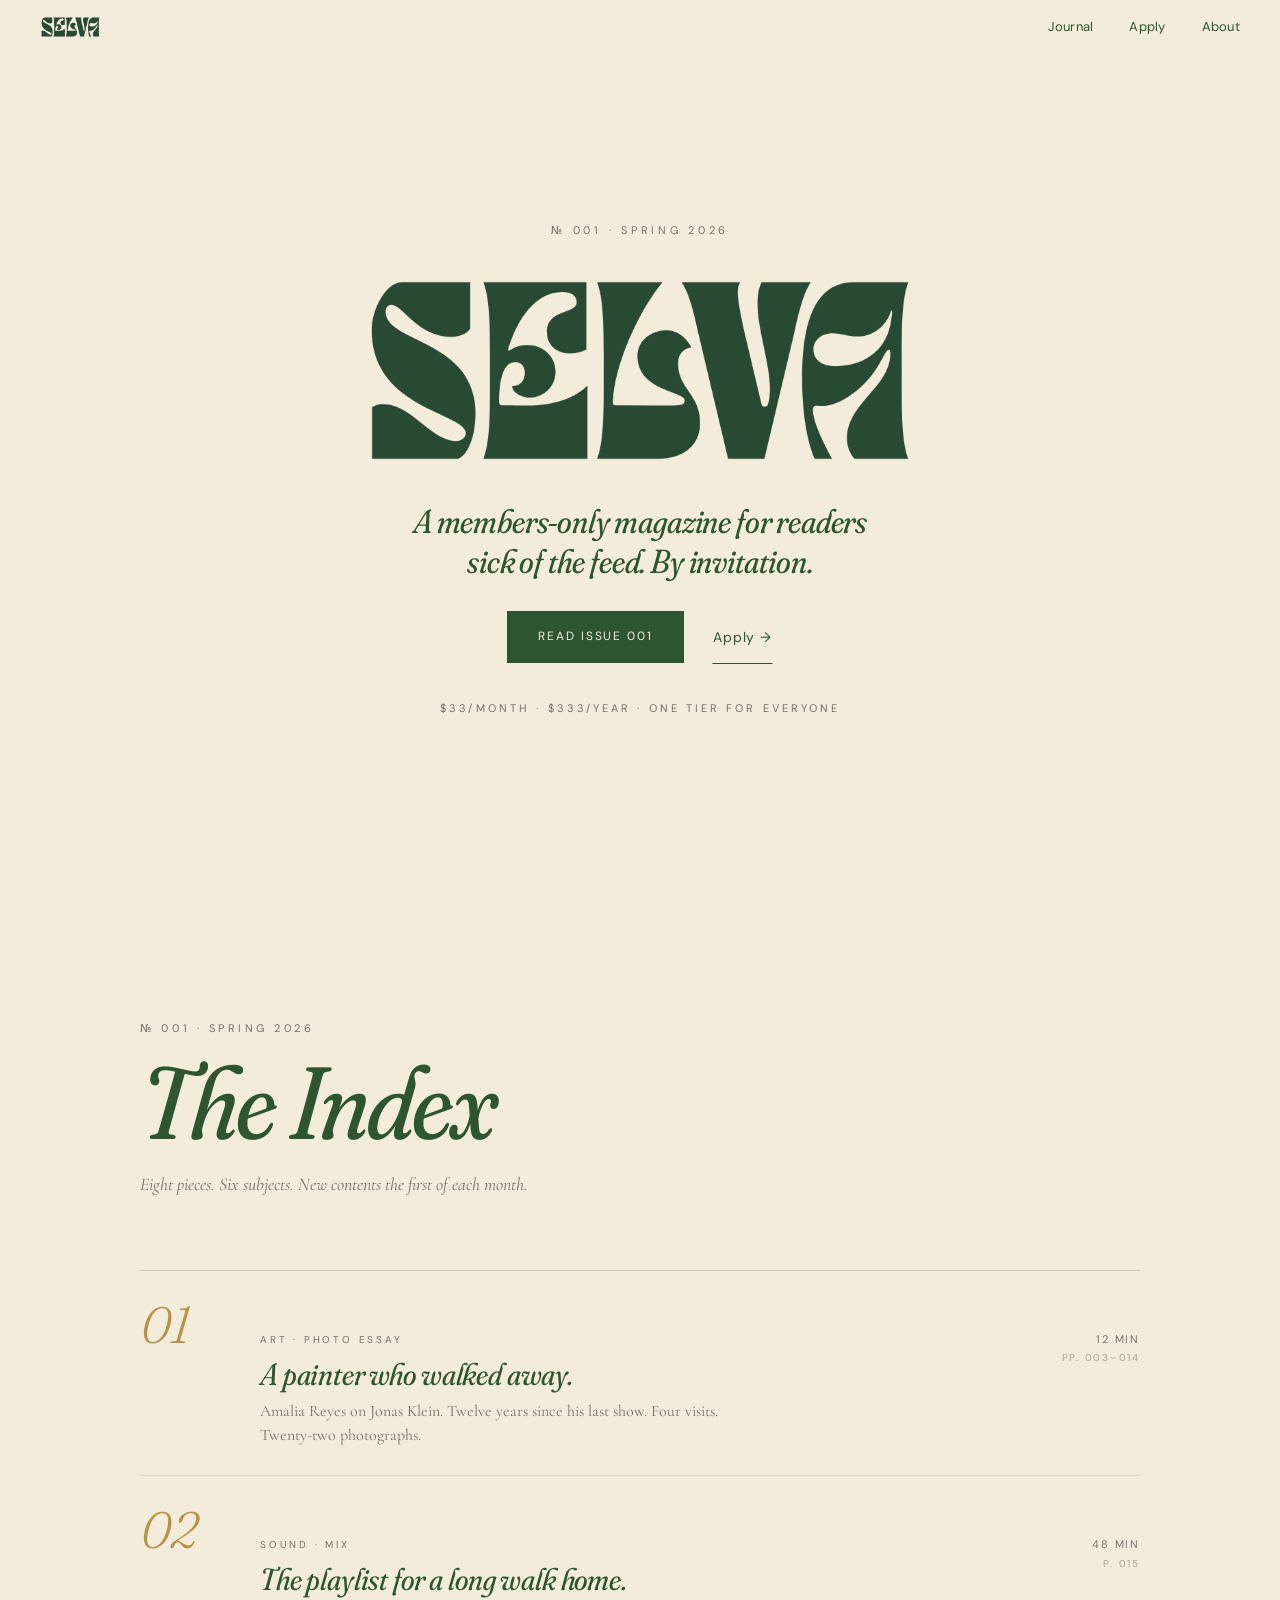
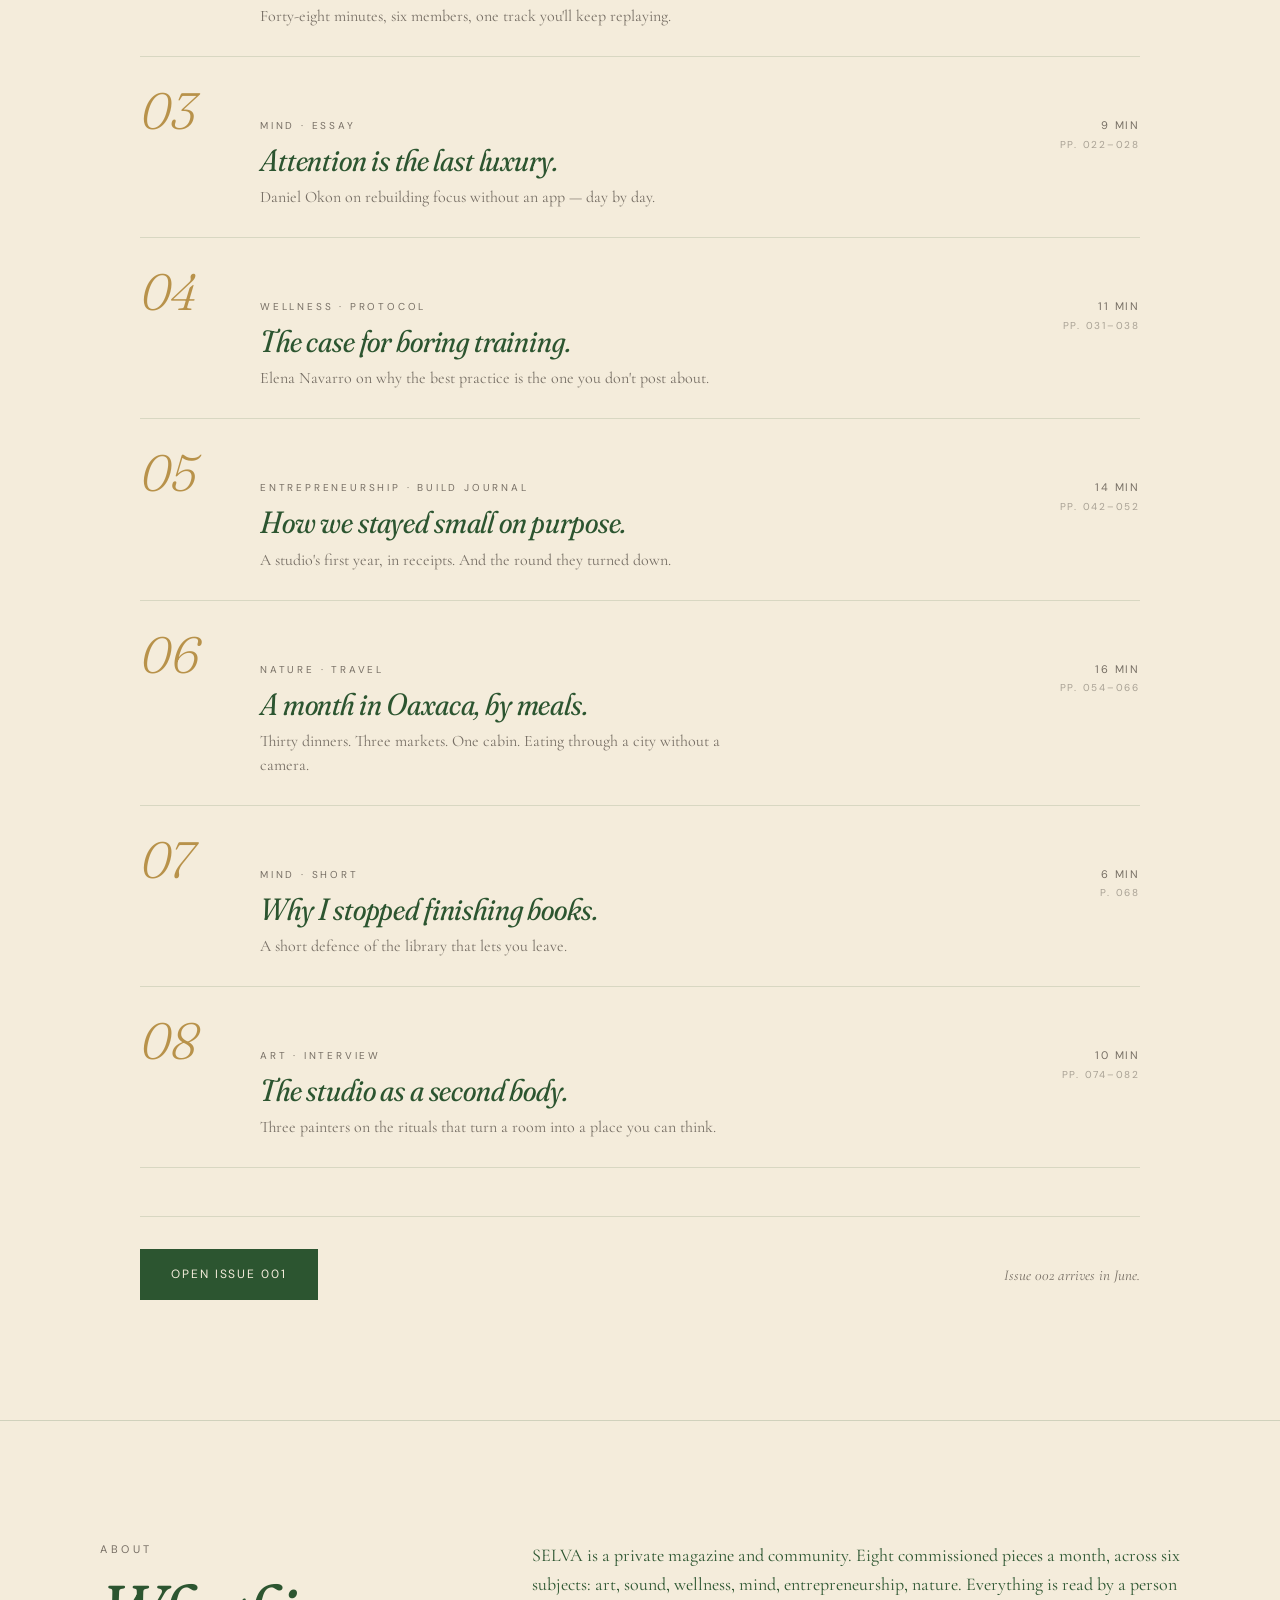
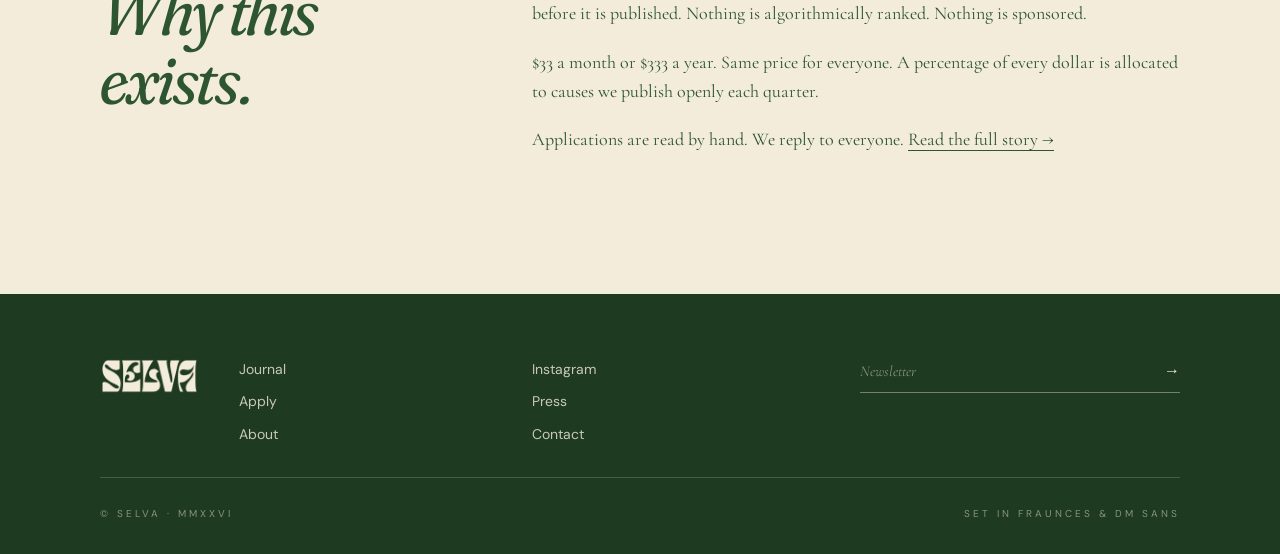
<file: index.html>
<!DOCTYPE html>
<html lang="en">
<head>
  <meta charset="UTF-8">
  <meta name="viewport" content="width=device-width, initial-scale=1.0">
  <title>SELVA — Issue 001</title>
  <meta name="description" content="A members-only magazine. By invitation.">
  <link rel="preconnect" href="https://fonts.googleapis.com">
  <link rel="preconnect" href="https://fonts.gstatic.com" crossorigin>
  <link href="https://fonts.googleapis.com/css2?family=Cormorant+Garamond:ital,wght@0,400;0,500;1,400;1,500&family=DM+Sans:wght@400;500&family=Fraunces:ital,opsz,wght,SOFT,WONK@0,9..144,300..700,0..100,0..1;1,9..144,300..700,0..100,0..1&display=swap" rel="stylesheet">
  <link rel="stylesheet" href="css/styles.css">
</head>
<body class="home-v2">

  <!-- minimal masthead nav -->
  <header class="mh-nav">
    <a href="index.html" class="mh-nav-mark" aria-label="SELVA">
      <img src="assets/selva-forest.png" alt="SELVA">
    </a>
    <nav class="mh-nav-links">
      <a href="journal.html">Journal</a>
      <a href="membership.html">Apply</a>
      <a href="purpose.html">About</a>
    </nav>
  </header>

  <!-- masthead: wordmark + one line + two ctas -->
  <section class="mh">
    <p class="mh-issue">№ 001 · Spring 2026</p>
    <img src="assets/selva-forest.png" alt="SELVA" class="mh-mark">
    <p class="mh-line">A members-only magazine for readers<br>sick of the feed. By invitation.</p>
    <div class="mh-ctas">
      <a href="#index" class="mh-btn mh-btn-primary">Read Issue 001</a>
      <a href="membership.html" class="mh-btn mh-btn-link">Apply →</a>
    </div>
    <p class="mh-foot">$33/month · $333/year · One tier for everyone</p>
  </section>

  <!-- editorial index -->
  <section id="index" class="ix">
    <header class="ix-head">
      <p class="ix-kicker">№ 001 · Spring 2026</p>
      <h2 class="ix-title">The Index</h2>
      <p class="ix-sub">Eight pieces. Six subjects. New contents the first of each month.</p>
    </header>

    <ol class="ix-list">
      <li class="ix-row">
        <span class="ix-num">01</span>
        <div class="ix-body">
          <p class="ix-cat">Art · Photo Essay</p>
          <h3 class="ix-head-title">A painter who walked away.</h3>
          <p class="ix-dek">Amalia Reyes on Jonas Klein. Twelve years since his last show. Four visits. Twenty-two photographs.</p>
        </div>
        <span class="ix-meta">12 min<br><span>pp. 003–014</span></span>
      </li>
      <li class="ix-row">
        <span class="ix-num">02</span>
        <div class="ix-body">
          <p class="ix-cat">Sound · Mix</p>
          <h3 class="ix-head-title">The playlist for a long walk home.</h3>
          <p class="ix-dek">Forty-eight minutes, six members, one track you'll keep replaying.</p>
        </div>
        <span class="ix-meta">48 min<br><span>p. 015</span></span>
      </li>
      <li class="ix-row">
        <span class="ix-num">03</span>
        <div class="ix-body">
          <p class="ix-cat">Mind · Essay</p>
          <h3 class="ix-head-title">Attention is the last luxury.</h3>
          <p class="ix-dek">Daniel Okon on rebuilding focus without an app — day by day.</p>
        </div>
        <span class="ix-meta">9 min<br><span>pp. 022–028</span></span>
      </li>
      <li class="ix-row">
        <span class="ix-num">04</span>
        <div class="ix-body">
          <p class="ix-cat">Wellness · Protocol</p>
          <h3 class="ix-head-title">The case for boring training.</h3>
          <p class="ix-dek">Elena Navarro on why the best practice is the one you don't post about.</p>
        </div>
        <span class="ix-meta">11 min<br><span>pp. 031–038</span></span>
      </li>
      <li class="ix-row">
        <span class="ix-num">05</span>
        <div class="ix-body">
          <p class="ix-cat">Entrepreneurship · Build Journal</p>
          <h3 class="ix-head-title">How we stayed small on purpose.</h3>
          <p class="ix-dek">A studio's first year, in receipts. And the round they turned down.</p>
        </div>
        <span class="ix-meta">14 min<br><span>pp. 042–052</span></span>
      </li>
      <li class="ix-row">
        <span class="ix-num">06</span>
        <div class="ix-body">
          <p class="ix-cat">Nature · Travel</p>
          <h3 class="ix-head-title">A month in Oaxaca, by meals.</h3>
          <p class="ix-dek">Thirty dinners. Three markets. One cabin. Eating through a city without a camera.</p>
        </div>
        <span class="ix-meta">16 min<br><span>pp. 054–066</span></span>
      </li>
      <li class="ix-row">
        <span class="ix-num">07</span>
        <div class="ix-body">
          <p class="ix-cat">Mind · Short</p>
          <h3 class="ix-head-title">Why I stopped finishing books.</h3>
          <p class="ix-dek">A short defence of the library that lets you leave.</p>
        </div>
        <span class="ix-meta">6 min<br><span>p. 068</span></span>
      </li>
      <li class="ix-row">
        <span class="ix-num">08</span>
        <div class="ix-body">
          <p class="ix-cat">Art · Interview</p>
          <h3 class="ix-head-title">The studio as a second body.</h3>
          <p class="ix-dek">Three painters on the rituals that turn a room into a place you can think.</p>
        </div>
        <span class="ix-meta">10 min<br><span>pp. 074–082</span></span>
      </li>
    </ol>

    <div class="ix-foot">
      <a href="journal.html" class="mh-btn mh-btn-primary">Open Issue 001</a>
      <span>Issue 002 arrives in June.</span>
    </div>
  </section>

  <!-- manifesto -->
  <section class="mn">
    <div class="mn-grid">
      <div class="mn-col-l">
        <p class="ix-kicker">About</p>
        <h2 class="mn-title">Why this exists.</h2>
      </div>
      <div class="mn-col-r">
        <p>SELVA is a private magazine and community. Eight commissioned pieces a month, across six subjects: art, sound, wellness, mind, entrepreneurship, nature. Everything is read by a person before it is published. Nothing is algorithmically ranked. Nothing is sponsored.</p>
        <p>$33 a month or $333 a year. Same price for everyone. A percentage of every dollar is allocated to causes we publish openly each quarter.</p>
        <p>Applications are read by hand. We reply to everyone. <a href="purpose.html">Read the full story →</a></p>
      </div>
    </div>
  </section>

  <!-- minimal footer -->
  <footer class="ft">
    <div class="ft-row">
      <a href="index.html" class="ft-mark"><img src="assets/selva-cream.png" alt="SELVA"></a>
      <div class="ft-col">
        <a href="journal.html">Journal</a>
        <a href="membership.html">Apply</a>
        <a href="purpose.html">About</a>
      </div>
      <div class="ft-col">
        <a href="#">Instagram</a>
        <a href="#">Press</a>
        <a href="purpose.html#contact">Contact</a>
      </div>
      <form class="ft-form" onsubmit="return handleSubmit(event)">
        <input type="email" placeholder="Newsletter" required aria-label="email">
        <button type="submit">→</button>
      </form>
    </div>
    <div class="ft-base">
      <span>© SELVA · MMXXVI</span>
      <span>Set in Fraunces &amp; DM Sans</span>
    </div>
  </footer>

  <script src="js/main.js" defer></script>
</body>
</html>
</file>
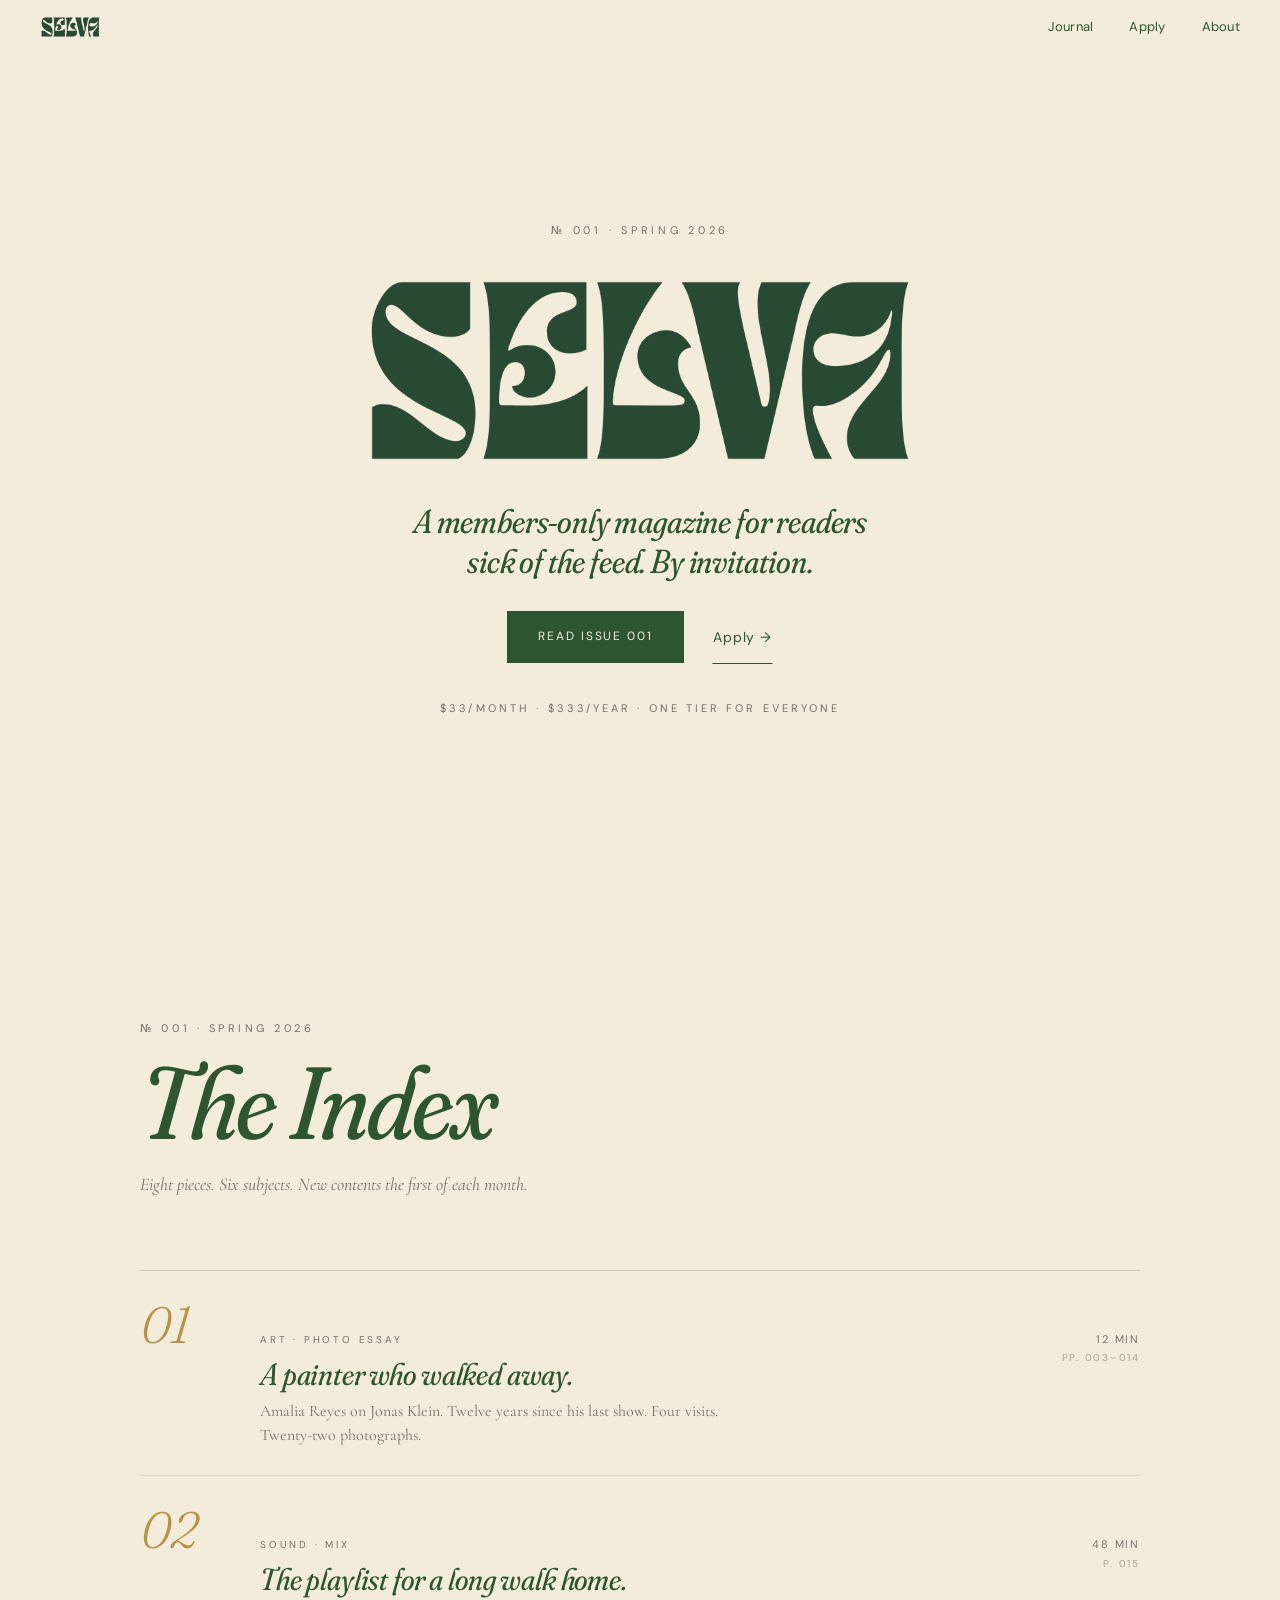
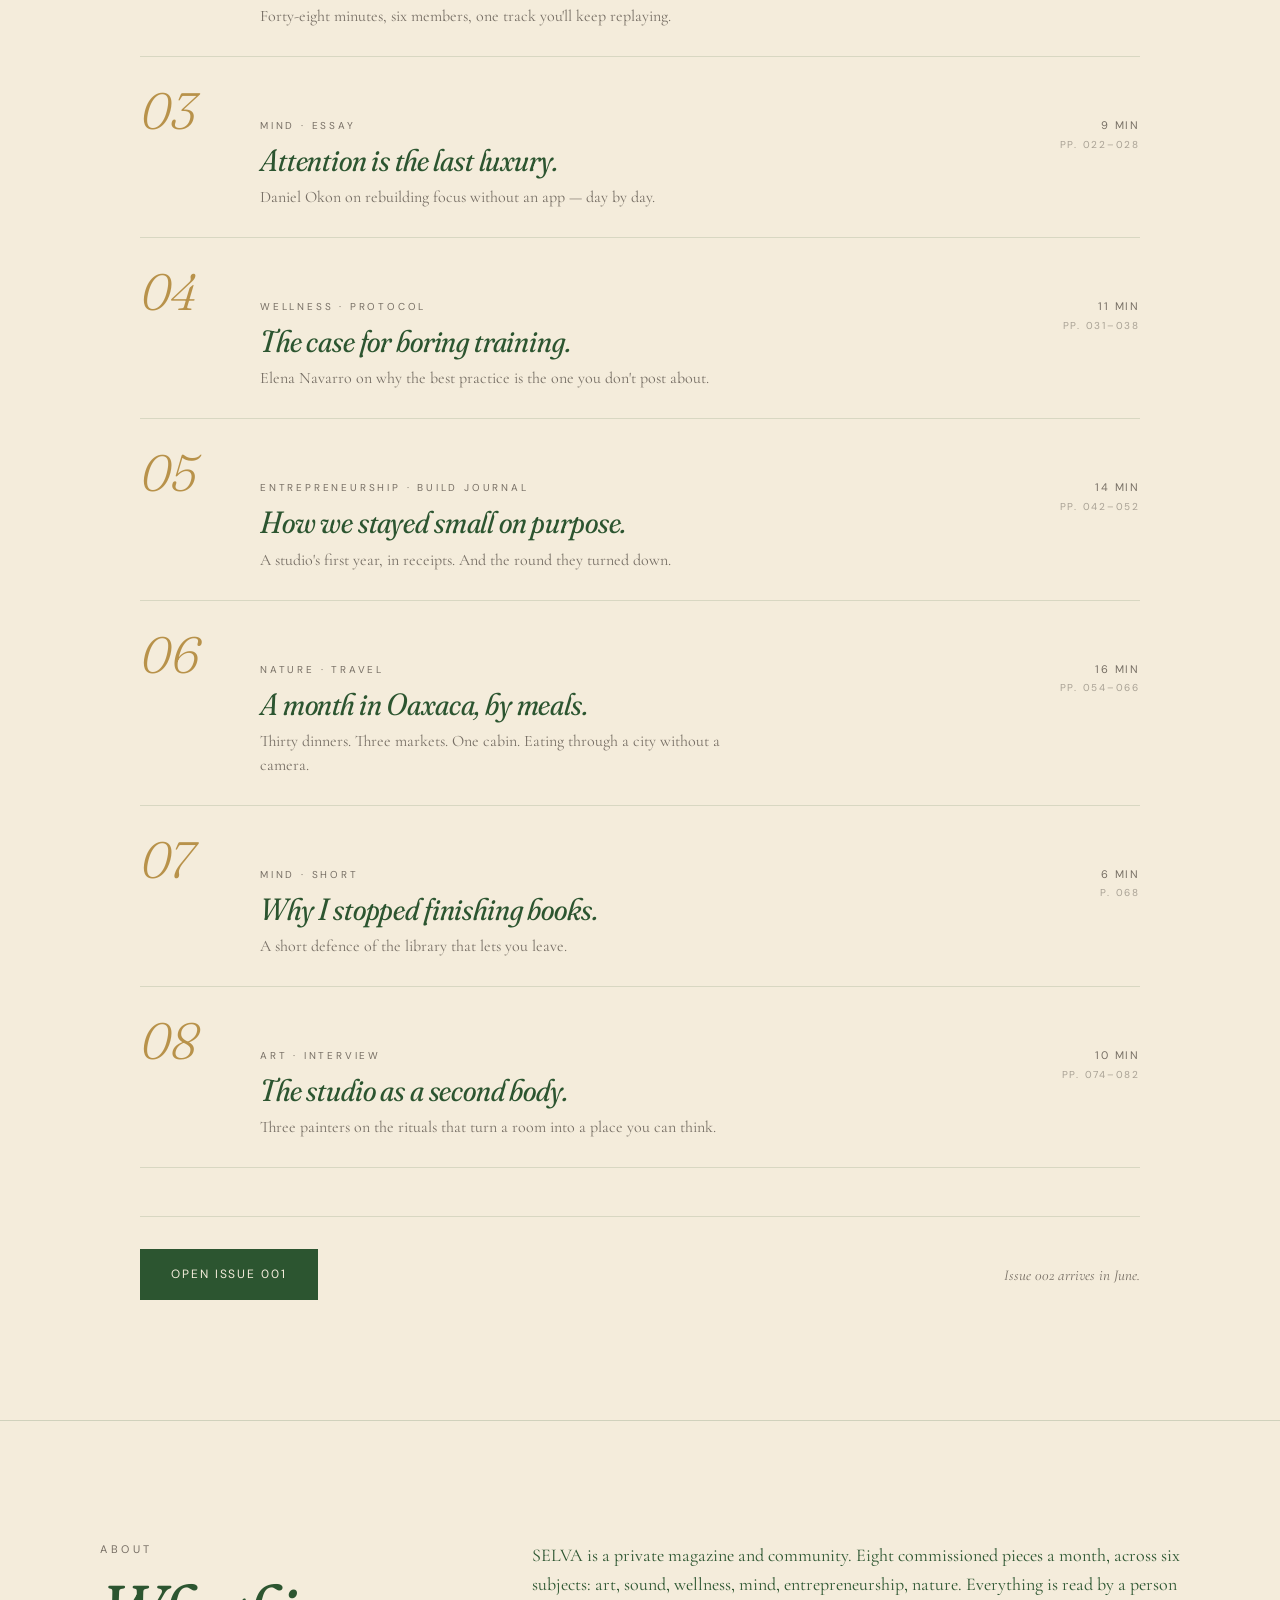
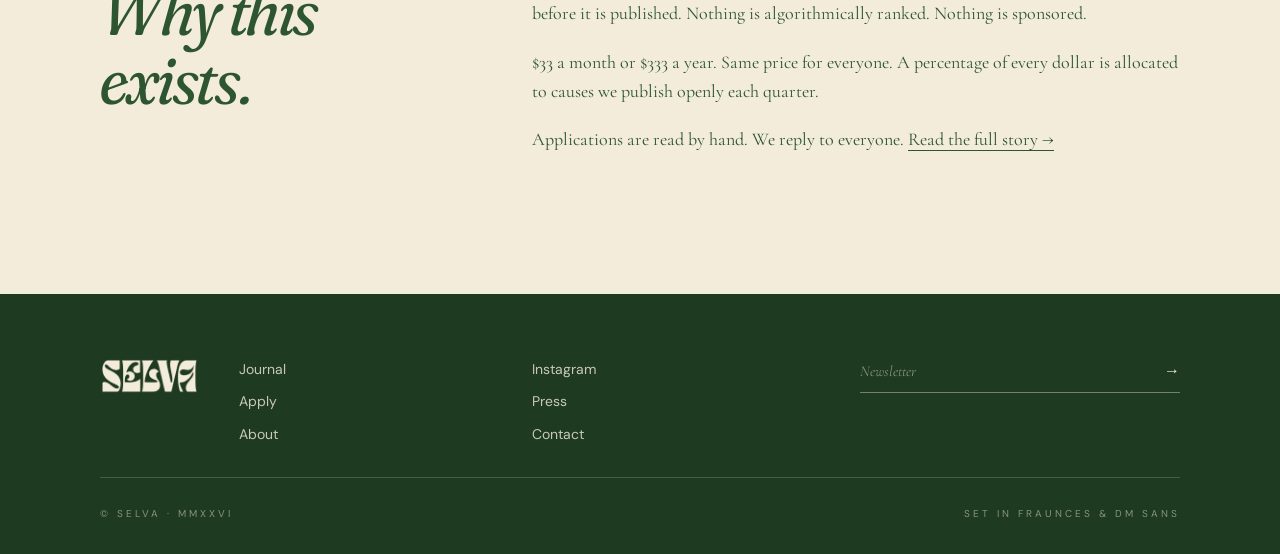
<file: preview.html>
<!DOCTYPE html>
<html lang="en">
<head>
  <meta charset="UTF-8">
  <meta name="viewport" content="width=device-width, initial-scale=1.0">
  <title>SELVA — Issue 001</title>
  <meta name="description" content="A members-only magazine. By invitation.">
  <link rel="preconnect" href="https://fonts.googleapis.com">
  <link rel="preconnect" href="https://fonts.gstatic.com" crossorigin>
  <link href="https://fonts.googleapis.com/css2?family=Cormorant+Garamond:ital,wght@0,400;0,500;1,400;1,500&family=DM+Sans:wght@400;500&family=Fraunces:ital,opsz,wght,SOFT,WONK@0,9..144,300..700,0..100,0..1;1,9..144,300..700,0..100,0..1&display=swap" rel="stylesheet">
  <style>
:root {
  /* core forest + cream */
  --forest: #2C5530;
  --forest-mid: #3A6B3E;
  --forest-deep: #1E3A21;
  --cream: #F4ECDB;         /* warmer cream — Kinfolk / Apartamento */
  --cream-warm: #EAE0C7;
  --cream-deep: #E0D3B4;
  /* warm mediterranean tones — Scorpios / Aime Leon Dore */
  --clay: #C4603D;
  --terracotta: #B8603D;
  --sand: #DDC69F;
  --tobacco: #8B6F3E;
  --honey: #E6B566;
  --amber: #D4A464;
  --gold: #B8924A;
  --sage: #8FB08A;
  --warm-grey: #776F65;
  --near-black: #1A1512;    /* tinted black, not pure — warmer feel */
  --ink: #2B2118;           /* almost-black for body text */

  --space-1: 8px;
  --space-2: 16px;
  --space-3: 24px;
  --space-4: 32px;
  --space-5: 48px;
  --space-6: 64px;
  --space-7: 96px;
  --space-8: 128px;

  --max: 1280px;
  --gutter: clamp(24px, 5vw, 72px);
  --nav-h: 72px;

  --ease: cubic-bezier(0.2, 0.7, 0.2, 1);
}

* { margin: 0; padding: 0; box-sizing: border-box; }

/* --- Fraunces variation axes: echo the flowing/organic SELVA wordmark --- */
/* SOFT 0=sharp 100=round. WONK 0=normal 1=wonky alt glyphs. opsz 9=small 144=display */
.nav-brand, .sf-mark, .footer-mark, .loader-mark {
  font-family: 'Fraunces', serif;
  font-weight: 500;
  font-style: italic;
  font-variation-settings: "SOFT" 90, "WONK" 1, "opsz" 144;
  letter-spacing: 0.02em;
}
.wordmark, .edhero-head, .hh-head, .h1, .h2,
.fh-title, .jf-title, .ic-title, .pi-name, .sp-head,
.memad-title, .pq-text {
  font-family: 'Fraunces', serif;
  font-variation-settings: "SOFT" 70, "WONK" 1, "opsz" 144;
}
.edhero-head, .hh-head, .h1 {
  font-style: italic;
  font-weight: 400;
  letter-spacing: -0.015em;
}
.fh-num, .sp-num, .pi-num, .flow-num,
.mc-name, .mem-num, .value-num, .pillar-num, .pp-num, .pp-title {
  font-family: 'Fraunces', serif;
  font-variation-settings: "SOFT" 80, "WONK" 1, "opsz" 144;
}
.pillar-list .pl-name, .inside-row dt, .faq-m summary, .faq summary {
  font-family: 'Fraunces', serif;
  font-variation-settings: "SOFT" 50, "WONK" 0, "opsz" 72;
}

/* =========================================================
   HOME v2 — Stripped Editorial Index
   Design tokens only. No decorative layers.
   Component-scoped by class prefix. Single-column, type-first.
   ========================================================= */

body.home-v2 {
  background: var(--cream);
  color: var(--forest);
  font-family: 'DM Sans', system-ui, sans-serif;
}
body.home-v2 * { cursor: auto; }

/* --- Nav: minimal masthead bar --- */
.mh-nav {
  position: fixed;
  top: 0; left: 0; right: 0;
  z-index: 50;
  display: flex;
  justify-content: space-between;
  align-items: center;
  padding: 16px 40px;
  background: color-mix(in srgb, var(--cream) 94%, transparent);
  backdrop-filter: blur(10px);
  -webkit-backdrop-filter: blur(10px);
}
.mh-nav-mark img { display: block; height: 22px; width: auto; }
.mh-nav-links { display: flex; gap: 36px; }
.mh-nav-links a {
  font-size: 13px;
  letter-spacing: 0.02em;
  color: var(--forest);
  transition: color 200ms var(--ease);
}
.mh-nav-links a:hover { color: var(--gold); }

/* --- Masthead: wordmark, one line, two CTAs --- */
.mh {
  min-height: 100vh;
  display: grid;
  place-content: center;
  place-items: center;
  justify-items: center;
  text-align: center;
  padding: 120px 40px 80px;
  gap: 28px;
}
.mh-issue {
  font-size: 11px;
  letter-spacing: 0.34em;
  text-transform: uppercase;
  color: var(--warm-grey);
  margin: 0;
}
.mh-mark {
  height: clamp(88px, 16vw, 224px);
  width: auto;
  display: block;
}
.mh-line {
  font-family: 'Fraunces', serif;
  font-variation-settings: "SOFT" 70, "WONK" 1, "opsz" 144;
  font-style: italic;
  font-weight: 400;
  font-size: clamp(22px, 2.6vw, 36px);
  line-height: 1.22;
  color: var(--forest);
  max-width: 26ch;
  letter-spacing: -0.005em;
}
.mh-ctas {
  display: flex;
  gap: 28px;
  align-items: center;
  flex-wrap: wrap;
  justify-content: center;
}
.mh-btn {
  display: inline-block;
  padding: 15px 30px;
  font-size: 12px;
  letter-spacing: 0.16em;
  text-transform: uppercase;
  transition: background 260ms var(--ease), color 260ms var(--ease), border-color 260ms var(--ease), transform 260ms var(--ease);
  border: 1px solid transparent;
}
.mh-btn-primary { background: var(--forest); color: var(--cream); border-color: var(--forest); }
.mh-btn-primary:hover { background: var(--forest-deep); border-color: var(--forest-deep); }
.mh-btn-link {
  color: var(--forest);
  padding: 15px 0;
  letter-spacing: 0.06em;
  text-transform: none;
  border-bottom: 1px solid var(--forest);
  font-size: 14px;
}
.mh-btn-link:hover { color: var(--gold); border-bottom-color: var(--gold); }
.mh-foot {
  font-size: 11px;
  letter-spacing: 0.28em;
  text-transform: uppercase;
  color: var(--warm-grey);
  margin-top: 8px;
}

/* --- Index: the table of contents --- */
.ix {
  max-width: 1080px;
  margin: 0 auto;
  padding: 120px 40px;
}
.ix-head { margin-bottom: 72px; }
.ix-kicker {
  font-size: 11px;
  letter-spacing: 0.32em;
  text-transform: uppercase;
  color: var(--warm-grey);
  margin-bottom: 16px;
}
.ix-title {
  font-family: 'Fraunces', serif;
  font-variation-settings: "SOFT" 70, "WONK" 1, "opsz" 144;
  font-style: italic;
  font-weight: 400;
  font-size: clamp(48px, 8vw, 112px);
  line-height: 0.95;
  letter-spacing: -0.02em;
  color: var(--forest);
  margin-bottom: 20px;
}
.ix-sub {
  font-family: 'Cormorant Garamond', serif;
  font-style: italic;
  font-size: clamp(17px, 1.4vw, 22px);
  color: var(--warm-grey);
  max-width: 54ch;
  line-height: 1.5;
}
.ix-list {
  list-style: none;
  border-top: 1px solid color-mix(in srgb, var(--forest) 22%, transparent);
}
.ix-row {
  display: grid;
  grid-template-columns: 80px 1fr 140px;
  gap: 40px;
  align-items: baseline;
  padding: 28px 0;
  border-bottom: 1px solid color-mix(in srgb, var(--forest) 14%, transparent);
  transition: padding 380ms var(--ease);
  position: relative;
  cursor: pointer;
}
.ix-row::before {
  content: '';
  position: absolute;
  inset: 0;
  background: color-mix(in srgb, var(--forest) 100%, transparent);
  opacity: 0;
  transition: opacity 280ms var(--ease);
  z-index: -1;
  pointer-events: none;
}
.ix-row:hover { padding-left: 20px; padding-right: 20px; color: var(--cream); }
.ix-row:hover::before { opacity: 1; inset: 0 -20px; }
.ix-row:hover .ix-num { color: var(--gold); }
.ix-row:hover .ix-cat { color: var(--gold); }
.ix-row:hover .ix-head-title { color: var(--cream); }
.ix-row:hover .ix-dek { color: color-mix(in srgb, var(--cream) 80%, transparent); }
.ix-row:hover .ix-meta { color: color-mix(in srgb, var(--cream) 70%, transparent); }

.ix-num {
  font-family: 'Fraunces', serif;
  font-variation-settings: "SOFT" 70, "WONK" 1, "opsz" 144;
  font-style: italic;
  font-weight: 300;
  font-size: clamp(40px, 4vw, 56px);
  line-height: 1;
  color: var(--gold);
  transition: color 280ms var(--ease);
}
.ix-cat {
  font-size: 10px;
  letter-spacing: 0.28em;
  text-transform: uppercase;
  color: var(--warm-grey);
  margin-bottom: 10px;
  transition: color 280ms var(--ease);
}
.ix-head-title {
  font-family: 'Fraunces', serif;
  font-variation-settings: "SOFT" 60, "WONK" 1, "opsz" 144;
  font-style: italic;
  font-weight: 400;
  font-size: clamp(24px, 2.4vw, 34px);
  line-height: 1.08;
  letter-spacing: -0.005em;
  color: var(--forest);
  margin-bottom: 8px;
  transition: color 280ms var(--ease);
}
.ix-dek {
  font-family: 'Cormorant Garamond', serif;
  font-size: 16px;
  line-height: 1.5;
  color: var(--warm-grey);
  max-width: 58ch;
  transition: color 280ms var(--ease);
}
.ix-meta {
  font-size: 11px;
  letter-spacing: 0.16em;
  text-transform: uppercase;
  color: var(--warm-grey);
  text-align: right;
  line-height: 1.7;
  transition: color 280ms var(--ease);
}
.ix-meta span {
  color: color-mix(in srgb, var(--warm-grey) 60%, transparent);
  font-size: 10px;
}
.ix-foot {
  display: flex;
  justify-content: space-between;
  align-items: center;
  margin-top: 48px;
  padding-top: 32px;
  border-top: 1px solid color-mix(in srgb, var(--forest) 14%, transparent);
  flex-wrap: wrap;
  gap: 20px;
}
.ix-foot > span {
  font-family: 'Cormorant Garamond', serif;
  font-style: italic;
  font-size: 15px;
  color: var(--warm-grey);
}

/* --- Manifesto: tight 2-col --- */
.mn {
  border-top: 1px solid color-mix(in srgb, var(--forest) 18%, transparent);
  padding: 120px 40px;
}
.mn-grid {
  max-width: 1080px;
  margin: 0 auto;
  display: grid;
  grid-template-columns: 1fr 1.8fr;
  gap: 72px;
  align-items: start;
}
.mn-title {
  font-family: 'Fraunces', serif;
  font-variation-settings: "SOFT" 70, "WONK" 1, "opsz" 144;
  font-style: italic;
  font-weight: 400;
  font-size: clamp(40px, 5.5vw, 72px);
  line-height: 0.98;
  letter-spacing: -0.02em;
  color: var(--forest);
}
.mn-col-r p {
  font-family: 'Cormorant Garamond', serif;
  font-size: clamp(18px, 1.4vw, 22px);
  line-height: 1.6;
  color: var(--forest);
  margin-bottom: 20px;
}
.mn-col-r a {
  color: var(--forest);
  border-bottom: 1px solid currentColor;
  transition: color 200ms var(--ease), border-color 200ms var(--ease);
}
.mn-col-r a:hover { color: var(--gold); border-bottom-color: var(--gold); }

/* --- Footer: minimal --- */
.ft {
  background: var(--forest-deep);
  color: var(--cream);
  padding: 64px 40px 32px;
}
.ft-row {
  max-width: 1080px;
  margin: 0 auto;
  display: grid;
  grid-template-columns: auto 1fr 1fr 1.4fr;
  gap: 40px;
  align-items: start;
  padding-bottom: 32px;
  border-bottom: 1px solid color-mix(in srgb, var(--cream) 18%, transparent);
}
.ft-mark img { height: 36px; width: auto; display: block; }
.ft-col {
  display: flex;
  flex-direction: column;
  gap: 10px;
  font-size: 14px;
}
.ft-col a {
  color: color-mix(in srgb, var(--cream) 80%, transparent);
  transition: color 200ms var(--ease);
}
.ft-col a:hover { color: var(--gold); }
.ft-form {
  display: flex;
  align-items: center;
  border-bottom: 1px solid color-mix(in srgb, var(--cream) 40%, transparent);
  padding-bottom: 8px;
  gap: 8px;
  max-width: 320px;
  justify-self: end;
  width: 100%;
}
.ft-form input {
  flex: 1;
  border: 0; background: transparent;
  color: var(--cream);
  font-family: 'Cormorant Garamond', serif;
  font-style: italic;
  font-size: 15px;
  outline: none;
  padding: 0;
}
.ft-form input::placeholder { color: color-mix(in srgb, var(--cream) 50%, transparent); }
.ft-form button {
  background: transparent; border: 0;
  color: var(--cream); cursor: pointer;
  font-size: 16px;
  padding: 4px 0;
}
.ft-form button:hover { color: var(--gold); }
.ft-base {
  max-width: 1080px;
  margin: 28px auto 0;
  display: flex;
  justify-content: space-between;
  font-size: 10px;
  letter-spacing: 0.3em;
  text-transform: uppercase;
  color: color-mix(in srgb, var(--cream) 50%, transparent);
}

/* --- v2 responsive: two breakpoints, not three --- */
@media (max-width: 820px) {
  .mh-nav { padding: 14px 24px; }
  .mh-nav-links { gap: 20px; font-size: 12px; }
  .mh { padding: 100px 24px 56px; }
  .mh-ctas { flex-direction: column; gap: 16px; width: 100%; }
  .mh-btn { width: 100%; text-align: center; }
  .ix { padding: 80px 24px; }
  .ix-row { grid-template-columns: 52px 1fr; gap: 20px; padding: 24px 0; }
  .ix-row:hover { padding-left: 12px; padding-right: 12px; }
  .ix-row:hover::before { inset: 0 -12px; }
  .ix-meta { grid-column: 2; text-align: left; font-size: 10px; margin-top: 6px; }
  .mn { padding: 72px 24px; }
  .mn-grid { grid-template-columns: 1fr; gap: 24px; }
  .ft { padding: 48px 24px 24px; }
  .ft-row { grid-template-columns: 1fr; gap: 28px; }
  .ft-form { justify-self: start; max-width: 100%; }
  .ft-base { flex-direction: column; gap: 8px; }
}

/* === IMAGE PLACEHOLDER BLOCKS (drop your photos in to replace) === */
.cover-bg-color {
  background:
    radial-gradient(ellipse 80% 60% at 30% 40%, rgba(196, 96, 61, 0.35) 0%, transparent 60%),
    radial-gradient(ellipse 90% 70% at 70% 70%, rgba(184, 146, 74, 0.25) 0%, transparent 55%),
    linear-gradient(160deg, var(--forest-deep) 0%, #1a2e1d 50%, #14241a 100%);
}
.fh-img-placeholder {
  background:
    linear-gradient(135deg, var(--clay) 0%, #8d4526 100%);
  position: relative;
}
.fh-img-placeholder::before {
  content: '';
  position: absolute;
  inset: 8%;
  border: 1px solid rgba(244, 236, 219, 0.25);
  pointer-events: none;
}
.fh-img-placeholder::after {
  content: '✦';
  position: absolute;
  top: 50%; left: 50%;
  transform: translate(-50%, -50%);
  color: rgba(244, 236, 219, 0.5);
  font-size: 40px;
}
.story-bg-color { z-index: 0; }
.story-bg-1 { background: linear-gradient(135deg, var(--forest-deep) 0%, #15291a 100%); }
.story-bg-2 { background: linear-gradient(135deg, #5a3520 0%, #3a2418 100%); }
.story-bg-3 { background: linear-gradient(135deg, var(--clay) 0%, #7a3621 100%); }
.story-bg-4 { background: linear-gradient(135deg, #3a5638 0%, var(--forest-deep) 100%); }

.ic-img-placeholder {
  background: linear-gradient(135deg, var(--amber) 0%, var(--tobacco) 100%);
  position: relative;
}
.ic-ph-honey { background: linear-gradient(135deg, var(--honey) 0%, #9a7735 100%); }
.ic-ph-sage { background: linear-gradient(135deg, var(--sage) 0%, #5f7a5a 100%); }

/* === STICKER-STYLE ROTATED BADGES === */
.sticker {
  position: absolute;
  z-index: 5;
  display: inline-block;
  background: var(--cream);
  color: var(--forest);
  font-family: 'Fraunces', serif;
  font-variation-settings: "SOFT" 70, "WONK" 1, "opsz" 72;
  font-style: italic;
  font-weight: 500;
  font-size: 13px;
  letter-spacing: 0.04em;
  padding: 10px 18px;
  border: 1px solid currentColor;
  box-shadow: 0 8px 20px rgba(0, 0, 0, 0.14), 0 2px 6px rgba(0, 0, 0, 0.09);
  transform: rotate(var(--rot, -4deg));
  transition: transform 450ms var(--ease);
  white-space: nowrap;
  text-transform: lowercase;
  letter-spacing: 0.02em;
}
.sticker:hover { transform: rotate(calc(var(--rot, -4deg) * 0.2)) scale(1.04); }
.sticker-gold { background: var(--gold); color: var(--near-black); border-color: var(--near-black); }
.sticker-forest { background: var(--forest); color: var(--cream); border-color: var(--cream); }
.sticker-clay { background: var(--clay); color: var(--cream); border-color: var(--cream); }
.sticker-dot::before {
  content: '●';
  margin-right: 8px;
  font-size: 8px;
  vertical-align: middle;
  color: var(--gold);
}
.sticker-gold.sticker-dot::before { color: var(--forest); }
.sticker-star::after {
  content: '✦';
  margin-left: 8px;
  font-style: normal;
}

/* sticker positions */
.st-feature { top: 24px; right: 24px; --rot: 4deg; }
.st-promo { top: -14px; left: 8%; --rot: -5deg; }
.st-pillars { top: 48px; right: 6%; --rot: 3deg; }
.st-memad { top: -20px; right: 10%; --rot: 6deg; }
.st-hero { top: 110px; right: 6%; --rot: -6deg; z-index: 4; }

@media (max-width: 768px) {
  .sticker { font-size: 11px; padding: 8px 14px; }
  .st-hero, .st-pillars { display: none; }
}

/* === GIANT BLEEDING ITALIC NUMERALS (Apartamento) === */
.bleed-num {
  position: relative;
  overflow: visible;
}
.bleed-num::before {
  content: attr(data-num);
  position: absolute;
  top: -0.12em;
  left: calc(-1 * var(--gutter) + -4vw);
  z-index: 0;
  font-family: 'Fraunces', serif;
  font-style: italic;
  font-weight: 300;
  font-size: clamp(260px, 38vw, 640px);
  line-height: 0.8;
  color: var(--gold);
  opacity: 0.12;
  font-variation-settings: "SOFT" 100, "WONK" 1, "opsz" 144;
  letter-spacing: -0.05em;
  pointer-events: none;
  user-select: none;
  mix-blend-mode: multiply;
}
.bleed-num.bleed-right::before { left: auto; right: calc(-1 * var(--gutter) + -4vw); }
.bleed-num.on-dark::before { color: var(--honey); opacity: 0.14; mix-blend-mode: screen; }
.bleed-num > * { position: relative; z-index: 1; }

/* === DROP CAP — clean, bold, no ornamental box === */
.drop { position: relative; }
.drop .dc {
  float: left;
  font-family: 'Fraunces', serif;
  font-variation-settings: "SOFT" 90, "WONK" 1, "opsz" 144;
  font-style: italic;
  font-weight: 500;
  font-size: 6.2em;
  line-height: 0.82;
  padding: 0.06em 0.14em 0 0;
  margin: 0.04em -0.02em -0.04em 0;
  color: var(--forest);
}

/* === SELVA wordmark image === */
.wm {
  display: block;
  width: auto;
  max-width: 100%;
  user-select: none;
  -webkit-user-drag: none;
}
.nav-brand {
  display: inline-flex;
  align-items: center;
  line-height: 0;
  letter-spacing: 0 !important;
}
.nav-brand .wm-nav {
  height: 28px;
  transition: height 320ms var(--ease);
}
.site-nav.is-compact .nav-brand .wm-nav { height: 22px; }
.sf-mark { line-height: 0; margin-bottom: var(--space-3); }
.sf-mark .wm-footer { height: 44px; }
.loader-mark { display: inline-flex; align-items: center; line-height: 0; letter-spacing: 0 !important; }
.loader-mark .wm-loader {
  height: clamp(40px, 5vw, 64px);
}
.wm-hero {
  height: clamp(72px, 11vw, 160px);
  margin-bottom: var(--space-5);
}
@media (max-width: 640px) {
  .nav-brand .wm-nav { height: 22px; }
  .site-nav.is-compact .nav-brand .wm-nav { height: 18px; }
  .sf-mark .wm-footer { height: 36px; }
}

html { scroll-behavior: smooth; scroll-padding-top: var(--nav-h); }

body {
  background: var(--cream);
  color: var(--forest);
  font-family: 'DM Sans', system-ui, sans-serif;
  font-size: 16px;
  line-height: 1.6;
  -webkit-font-smoothing: antialiased;
  -moz-osx-font-smoothing: grayscale;
}

img { max-width: 100%; display: block; }
a { color: inherit; text-decoration: none; }
::selection { background: var(--gold); color: var(--cream); }

.lenis.lenis-smooth { scroll-behavior: auto !important; }
.lenis.lenis-smooth [data-lenis-prevent] { overscroll-behavior: contain; }

/* ========== page loader ========== */
.loader {
  position: fixed;
  inset: 0;
  z-index: 999;
  background: var(--near-black);
  display: flex;
  align-items: center;
  justify-content: center;
  color: var(--cream);
  transition: transform 1100ms cubic-bezier(0.77, 0, 0.18, 1);
  will-change: transform;
}
.loader.is-done {
  transform: translateY(-100%);
}
.loader-inner {
  position: relative;
  text-align: center;
  padding: 0 var(--gutter);
  width: 100%;
  max-width: 900px;
  display: flex;
  align-items: center;
  justify-content: space-between;
  gap: var(--space-5);
}
.loader-count {
  font-family: 'Fraunces', serif;
  font-style: italic;
  font-weight: 400;
  font-size: clamp(72px, 12vw, 180px);
  line-height: 1;
  color: var(--gold);
  letter-spacing: -0.02em;
  min-width: 3ch;
  text-align: left;
  transition: color 200ms var(--ease);
}
.loader-mark {
  font-family: 'Fraunces', serif;
  font-weight: 400;
  font-size: clamp(24px, 3vw, 42px);
  letter-spacing: 0.3em;
  color: var(--cream);
  opacity: 0;
  transform: translateY(20px);
  animation: loaderMark 900ms var(--ease) 800ms forwards;
}
@keyframes loaderMark { to { opacity: 1; transform: none; } }
.loader-line {
  position: absolute;
  bottom: -60px;
  left: 0;
  height: 2px;
  width: 100%;
  background: color-mix(in srgb, var(--cream) 20%, transparent);
  overflow: hidden;
}
.loader-line::after {
  content: '';
  position: absolute;
  inset: 0;
  background: var(--gold);
  transform: scaleX(0);
  transform-origin: left;
  animation: loaderLine 2400ms cubic-bezier(0.77, 0, 0.18, 1) forwards;
}
@keyframes loaderLine { to { transform: scaleX(1); } }
body.is-loaded { overflow: auto; }
body:not(.is-loaded) { overflow: hidden; }

/* ========== scroll progress ========== */
.scroll-progress {
  position: fixed;
  top: 0; left: 0;
  height: 2px;
  width: 0%;
  background: var(--gold);
  z-index: 100;
  transition: width 120ms linear;
  pointer-events: none;
  mix-blend-mode: difference;
}

/* ========== custom cursor ========== */
.cursor {
  position: fixed;
  top: 0; left: 0;
  pointer-events: none;
  z-index: 200;
  mix-blend-mode: difference;
  opacity: 0;
  transition: opacity 300ms var(--ease);
}
.cursor.is-on { opacity: 1; }
.cursor-dot {
  position: fixed;
  top: -3px; left: -3px;
  width: 6px; height: 6px;
  background: var(--cream);
  border-radius: 50%;
  transform: translate3d(0,0,0);
}
.cursor-ring {
  position: fixed;
  top: -20px; left: -20px;
  width: 40px; height: 40px;
  border: 1px solid var(--cream);
  border-radius: 50%;
  transform: translate3d(0,0,0);
  transition: width 280ms var(--ease), height 280ms var(--ease), top 280ms var(--ease), left 280ms var(--ease), border-color 280ms var(--ease);
}
.cursor.is-active .cursor-ring {
  width: 80px; height: 80px;
  top: -40px; left: -40px;
  border-color: var(--gold);
}
@media (hover: none), (pointer: coarse) { .cursor { display: none; } }
body.cursor-on * { cursor: none !important; }

/* magnetic + performant transitions */
.btn, .btn-text, a[data-magnetic] {
  display: inline-block;
  will-change: transform;
  transition: transform 300ms var(--ease), background 280ms var(--ease), color 280ms var(--ease), border-color 280ms var(--ease);
}

/* ========== SCROLL REVEAL SYSTEM ========== */

/* split-text: each word is a masked line */
.split-line { display: inline-block; overflow: hidden; vertical-align: baseline; padding-bottom: 0.12em; margin-bottom: -0.12em; }
.split-word {
  display: inline-block;
  transform: translateY(105%);
  transition: transform 1100ms cubic-bezier(0.22, 1, 0.36, 1);
  will-change: transform;
}
.is-inview .split-word { transform: none; }
.split-line + .split-line { margin-left: 0.25em; }

/* simple fade-up for paragraphs, CTAs, grid items */
.fade-up {
  opacity: 0;
  transform: translateY(32px);
  transition: opacity 900ms cubic-bezier(0.22, 1, 0.36, 1), transform 900ms cubic-bezier(0.22, 1, 0.36, 1);
  will-change: opacity, transform;
}
.fade-up.is-inview { opacity: 1; transform: none; }

/* staggered children (children auto-delay on index) */
[data-stagger] .fade-up { transition-delay: calc(var(--i, 0) * 90ms); }
[data-stagger] .split-line .split-word { transition-delay: calc(var(--i, 0) * 60ms); }

/* image clip-path reveal (wipe up from bottom) */
.img-reveal {
  overflow: hidden;
  position: relative;
}
.img-reveal > img,
.img-reveal > .img-inner {
  clip-path: inset(100% 0 0 0);
  transform: scale(1.12);
  transition: clip-path 1400ms cubic-bezier(0.77, 0, 0.18, 1), transform 1800ms cubic-bezier(0.22, 1, 0.36, 1);
  will-change: clip-path, transform;
}
.img-reveal.is-inview > img,
.img-reveal.is-inview > .img-inner { clip-path: inset(0 0 0 0); transform: scale(1); }

/* hover filter treatment on editorial images */
.img-hover { transition: filter 600ms var(--ease); filter: saturate(0.82) contrast(1.05) sepia(0.08); }
a:hover .img-hover, .pillar:hover .img-hover, .issue-card:hover .img-hover, .fh-card:hover .img-hover, .latest-card:hover .img-hover, .j-card:hover .img-hover { filter: saturate(1.08) contrast(1.02) sepia(0); }

/* warm/editorial treatment — Scorpios golden-hour / Apartamento tonal unification */
.fh-img img, .lc-img img, .j-img img, .jf-img img, .pc-media img, .surface-media img, .pillar-img img, .hh-bg img, .edhero-bg img, .promo-bg img, .quote-bg img, .card-bg img, .cta-bg img, .story-bg img, .intro-figure img, .story-figure img {
  filter: saturate(0.9) contrast(1.04) sepia(0.14) hue-rotate(-6deg) brightness(0.98);
}
/* darker backgrounds keep their brightness treatment but still warm */
.edhero-bg img, .promo-bg img, .quote-bg img, .card-bg img, .cta-bg img, .story-bg img {
  filter: brightness(0.5) saturate(0.95) contrast(1.08) sepia(0.2) hue-rotate(-8deg);
}
/* warm glow overlay on dark hero sections — golden hour fingerprint */
.hh-overlay, .edhero-overlay, .promo-overlay, .quote-overlay, .card-overlay, .cta-overlay, .story-vignette {
  background:
    radial-gradient(ellipse 85% 60% at 30% 65%, rgba(230, 181, 102, 0.22) 0%, transparent 55%),
    radial-gradient(ellipse 70% 50% at 75% 30%, rgba(196, 96, 61, 0.16) 0%, transparent 50%),
    linear-gradient(180deg, rgba(26,21,18,0.55) 0%, rgba(26,21,18,0.25) 35%, rgba(26,21,18,0.0) 55%, rgba(26,21,18,0.55) 100%);
}

/* parallax image container — JS writes --py */
.parallax-img img { transform: translate3d(0, var(--py, 0px), 0) scale(1.08); transition: none; }

/* ========== site nav ========== */
.site-nav {
  position: fixed;
  top: 0; left: 0; right: 0;
  height: var(--nav-h);
  z-index: 50;
  display: grid;
  grid-template-columns: auto 1fr auto;
  align-items: center;
  gap: var(--space-5);
  padding: 0 var(--gutter);
  background: color-mix(in srgb, var(--cream) 88%, transparent);
  backdrop-filter: blur(14px) saturate(1.1);
  -webkit-backdrop-filter: blur(14px) saturate(1.1);
  border-bottom: 1px solid color-mix(in srgb, var(--forest) 14%, transparent);
}
.nav-brand {
  font-family: 'Fraunces', serif;
  font-weight: 500;
  font-size: 18px;
  letter-spacing: 0.3em;
  color: var(--forest);
}
.nav-links {
  display: flex;
  gap: var(--space-5);
  justify-content: center;
}
.nav-links a {
  font-size: 13px;
  letter-spacing: 0.05em;
  color: var(--forest-mid);
  padding: 6px 0;
  position: relative;
  transition: color 200ms var(--ease);
  text-transform: none;
}
.nav-links a:hover { color: var(--gold); }
.nav-links a::after {
  content: '';
  position: absolute;
  left: 0; bottom: 0;
  height: 1px; width: 0;
  background: var(--gold);
  transition: width 300ms var(--ease);
}
.nav-links a:hover::after { width: 100%; }
.nav-cta {
  font-size: 12px;
  letter-spacing: 0.22em;
  text-transform: uppercase;
  color: var(--forest);
  padding: 10px 18px;
  border: 1px solid var(--forest);
  transition: background 260ms var(--ease), color 260ms var(--ease);
}
.nav-cta:hover { background: var(--forest); color: var(--cream); }

.nav-toggle { display: none; background: none; border: 0; width: 28px; height: 28px; cursor: pointer; }
.nav-toggle span { display: block; width: 22px; height: 1px; background: var(--forest); margin: 5px auto; transition: transform 300ms var(--ease); }

@media (max-width: 960px) {
  .nav-links, .nav-cta { display: none; }
  .site-nav { grid-template-columns: auto auto; justify-content: space-between; }
  .nav-toggle { display: block; }
  .site-nav.is-open .nav-links {
    display: flex;
    position: absolute;
    top: 100%; left: 0; right: 0;
    flex-direction: column;
    background: var(--cream);
    padding: var(--space-4) var(--gutter);
    border-bottom: 1px solid color-mix(in srgb, var(--forest) 14%, transparent);
    gap: var(--space-3);
  }
  .site-nav.is-open .nav-cta {
    display: block;
    position: absolute;
    top: calc(100% + 220px); left: var(--gutter); right: var(--gutter);
    text-align: center;
  }
}

/* ========== shared type ========== */
.eyebrow {
  font-size: 11px;
  letter-spacing: 0.32em;
  text-transform: uppercase;
  color: var(--gold);
  margin-bottom: var(--space-4);
}
.eyebrow-light { color: var(--gold); }

.h1 {
  font-family: 'Fraunces', serif;
  font-weight: 400;
  font-size: clamp(48px, 7vw, 96px);
  line-height: 1.02;
  letter-spacing: -0.02em;
  color: var(--forest);
}
.h2 {
  font-family: 'Fraunces', serif;
  font-weight: 400;
  font-size: clamp(36px, 5vw, 64px);
  line-height: 1.06;
  letter-spacing: -0.015em;
  color: var(--forest);
  max-width: 22ch;
  margin-bottom: var(--space-4);
}
.h2-light { color: var(--cream); }

.lede {
  font-family: 'Cormorant Garamond', serif;
  font-size: clamp(19px, 1.6vw, 24px);
  line-height: 1.55;
  color: var(--forest-mid);
  max-width: 58ch;
  margin-bottom: var(--space-5);
}
.lede-light { color: color-mix(in srgb, var(--cream) 85%, transparent); }

.block {
  max-width: var(--max);
  margin: 0 auto;
  padding: var(--space-8) var(--gutter);
}
.block-head { margin-bottom: var(--space-6); max-width: 900px; }
.block-head-row {
  display: flex;
  justify-content: space-between;
  align-items: flex-end;
  gap: var(--space-4);
  max-width: 100%;
}
.block-head-row .h2 { margin-bottom: 0; }

/* ========== buttons ========== */
.btn {
  display: inline-block;
  font-family: 'DM Sans', sans-serif;
  font-size: 12px;
  letter-spacing: 0.22em;
  text-transform: uppercase;
  padding: 14px 26px;
  transition: background 280ms var(--ease), color 280ms var(--ease), border-color 280ms var(--ease), transform 280ms var(--ease);
  cursor: pointer;
  border: 1px solid currentColor;
}
.btn-primary {
  background: var(--forest);
  border-color: var(--forest);
  color: var(--cream);
}
.btn-primary:hover { background: var(--forest-deep); }
.btn-ghost { background: transparent; border-color: var(--forest); color: var(--forest); }
.btn-ghost:hover { background: var(--forest); color: var(--cream); }
.btn-gold { background: var(--gold); border-color: var(--gold); color: var(--near-black); }
.btn-gold:hover { background: transparent; color: var(--cream); border-color: var(--cream); }

.btn-text {
  font-size: 12px;
  letter-spacing: 0.22em;
  text-transform: uppercase;
  color: var(--forest);
  border-bottom: 1px solid currentColor;
  padding-bottom: 4px;
  transition: color 200ms var(--ease), transform 200ms var(--ease);
}
.btn-text:hover { color: var(--gold); }

/* ========== home hero ========== */
.home-hero {
  position: relative;
  min-height: 92vh;
  display: flex;
  align-items: center;
  padding: calc(var(--nav-h) + var(--space-6)) var(--gutter) var(--space-6);
  overflow: hidden;
  color: var(--cream);
}
.hh-bg { position: absolute; inset: 0; z-index: 0; }
.hh-bg img { width: 100%; height: 100%; object-fit: cover; filter: brightness(0.55) saturate(0.9); }
.hh-overlay {
  position: absolute; inset: 0;
  background:
    linear-gradient(to right, rgba(14,14,14,0.75) 0%, rgba(14,14,14,0.4) 40%, rgba(14,14,14,0.2) 100%),
    linear-gradient(to bottom, rgba(14,14,14,0) 60%, rgba(14,14,14,0.6) 100%);
}
.hh-inner {
  position: relative;
  z-index: 1;
  max-width: 880px;
}
.hh-inner .eyebrow { color: var(--gold); margin-bottom: var(--space-3); }
.hh-head {
  font-family: 'Fraunces', serif;
  font-weight: 400;
  font-size: clamp(44px, 6.5vw, 96px);
  line-height: 1.05;
  letter-spacing: -0.02em;
  color: var(--cream);
  margin-bottom: var(--space-4);
  max-width: 18ch;
}
.hh-lede {
  font-family: 'Cormorant Garamond', serif;
  font-style: italic;
  font-size: clamp(19px, 1.6vw, 24px);
  line-height: 1.55;
  color: color-mix(in srgb, var(--cream) 85%, transparent);
  max-width: 58ch;
  margin-bottom: var(--space-5);
}
.hh-ctas { display: flex; gap: var(--space-3); flex-wrap: wrap; }
.home-hero .btn-ghost { border-color: var(--cream); color: var(--cream); }
.home-hero .btn-ghost:hover { background: var(--cream); color: var(--forest); }

/* ========== values strip ========== */
.block-values { border-top: 1px solid color-mix(in srgb, var(--forest) 14%, transparent); }
.values-grid {
  display: grid;
  grid-template-columns: repeat(4, 1fr);
  gap: var(--space-5);
}
.value {
  border-left: 1px solid color-mix(in srgb, var(--forest) 18%, transparent);
  padding: var(--space-2) var(--space-4);
}
.value-num {
  font-family: 'Fraunces', serif;
  font-style: italic;
  font-size: 14px;
  color: var(--gold);
  letter-spacing: 0.2em;
  margin-bottom: var(--space-3);
}
.value h3 {
  font-family: 'Fraunces', serif;
  font-weight: 500;
  font-size: 22px;
  color: var(--forest);
  margin-bottom: var(--space-2);
}
.value p {
  font-size: 14px;
  line-height: 1.6;
  color: var(--warm-grey);
}

/* ========== pillars teaser list ========== */
.pillar-list { list-style: none; border-top: 1px solid color-mix(in srgb, var(--forest) 18%, transparent); }
.pillar-list li { border-bottom: 1px solid color-mix(in srgb, var(--forest) 14%, transparent); }
.pillar-list a {
  display: grid;
  grid-template-columns: 64px 1fr 32px;
  gap: var(--space-5);
  align-items: baseline;
  padding: var(--space-4) 0;
  transition: padding 300ms var(--ease), color 300ms var(--ease);
}
.pillar-list a:hover { padding-left: var(--space-3); color: var(--gold); }
.pillar-list .pl-num {
  font-family: 'Fraunces', serif;
  font-style: italic;
  font-size: 14px;
  color: var(--gold);
  letter-spacing: 0.2em;
}
.pillar-list .pl-name {
  font-family: 'Fraunces', serif;
  font-weight: 400;
  font-size: clamp(28px, 3vw, 42px);
  color: var(--forest);
  transition: color 300ms var(--ease);
}
.pillar-list a:hover .pl-name { color: var(--gold); }
.pillar-list .pl-arrow {
  font-size: 20px;
  color: var(--warm-grey);
  justify-self: end;
  transition: transform 300ms var(--ease), color 300ms var(--ease);
}
.pillar-list a:hover .pl-arrow { transform: translateX(8px); color: var(--gold); }

/* ========== latest journal ========== */
.latest-grid {
  display: grid;
  grid-template-columns: repeat(3, 1fr);
  gap: var(--space-5);
}
.latest-card { display: flex; flex-direction: column; transition: transform 400ms var(--ease); }
.latest-card:hover { transform: translateY(-4px); }
.lc-img {
  aspect-ratio: 4 / 3;
  overflow: hidden;
  margin-bottom: var(--space-3);
}
.lc-img img {
  width: 100%; height: 100%;
  object-fit: cover;
  transition: transform 1000ms var(--ease);
}
.latest-card:hover .lc-img img { transform: scale(1.04); }
.lc-pillar {
  font-size: 10px;
  letter-spacing: 0.3em;
  text-transform: uppercase;
  color: var(--gold);
  margin-bottom: var(--space-2);
}
.lc-title {
  font-family: 'Fraunces', serif;
  font-weight: 400;
  font-size: clamp(22px, 1.8vw, 28px);
  line-height: 1.2;
  color: var(--forest);
  margin-bottom: var(--space-2);
}
.lc-meta {
  font-size: 12px;
  letter-spacing: 0.2em;
  text-transform: uppercase;
  color: var(--warm-grey);
  margin-top: auto;
}

/* ========== membership promo — Cabana clay block ========== */
.block-promo {
  position: relative;
  padding: var(--space-8) var(--gutter);
  overflow: hidden;
  color: var(--cream);
  background:
    radial-gradient(circle at 82% 18%, rgba(230, 181, 102, 0.25) 0%, transparent 55%),
    radial-gradient(circle at 18% 82%, rgba(184, 146, 74, 0.2) 0%, transparent 55%),
    linear-gradient(135deg, #B8603D 0%, #9B4A2E 55%, #6E2F1E 100%);
}
.block-promo::before {
  content: '';
  position: absolute;
  inset: 0;
  background-image:
    radial-gradient(rgba(255,255,255,0.07) 0.6px, transparent 0.6px),
    radial-gradient(rgba(255,255,255,0.05) 0.6px, transparent 0.6px);
  background-size: 4px 4px, 7px 7px;
  background-position: 0 0, 2px 3px;
  mix-blend-mode: overlay;
  opacity: 0.6;
  pointer-events: none;
}
.promo-bg, .promo-overlay { display: none; }
.promo-inner {
  position: relative;
  z-index: 1;
  max-width: var(--max);
  margin: 0 auto;
}
.block-promo .eyebrow { color: var(--honey); }
.block-promo .h2 { color: var(--cream); }
.block-promo .lede { color: rgba(244, 236, 219, 0.88); }
.block-promo .btn-gold { background: var(--cream); color: var(--terracotta); border-color: var(--cream); }
.block-promo .btn-gold:hover { background: transparent; color: var(--cream); border-color: var(--cream); }

/* ========== footer ========== */
.site-footer {
  background: var(--forest-deep);
  color: color-mix(in srgb, var(--cream) 85%, transparent);
  padding: var(--space-7) var(--gutter) var(--space-5);
}
.sf-inner {
  max-width: var(--max);
  margin: 0 auto;
  display: grid;
  grid-template-columns: 1.2fr 1fr 1fr 1.2fr;
  gap: var(--space-6);
  padding-bottom: var(--space-5);
  border-bottom: 1px solid color-mix(in srgb, var(--cream) 15%, transparent);
}
.sf-mark {
  font-family: 'Fraunces', serif;
  font-size: 26px;
  letter-spacing: 0.22em;
  color: var(--cream);
  margin-bottom: var(--space-2);
}
.sf-tag {
  font-family: 'Cormorant Garamond', serif;
  font-style: italic;
  font-size: 16px;
  color: color-mix(in srgb, var(--cream) 70%, transparent);
  max-width: 30ch;
}
.sf-label {
  font-size: 10px;
  letter-spacing: 0.32em;
  text-transform: uppercase;
  color: var(--gold);
  margin-bottom: var(--space-3);
}
.sf-col ul { list-style: none; }
.sf-col li {
  font-family: 'Cormorant Garamond', serif;
  font-size: 16px;
  padding: 5px 0;
  color: color-mix(in srgb, var(--cream) 78%, transparent);
}
.sf-col a { transition: color 200ms var(--ease); }
.sf-col a:hover { color: var(--gold); }
.sf-small { font-size: 13px; color: color-mix(in srgb, var(--cream) 65%, transparent); margin-bottom: var(--space-3); line-height: 1.5; }
.sf-form {
  display: flex;
  align-items: center;
  border-bottom: 1px solid color-mix(in srgb, var(--cream) 40%, transparent);
  padding-bottom: 8px;
  gap: var(--space-2);
}
.sf-form input {
  flex: 1;
  border: 0;
  background: transparent;
  color: var(--cream);
  font-family: 'Cormorant Garamond', serif;
  font-style: italic;
  font-size: 15px;
  outline: none;
}
.sf-form input::placeholder { color: color-mix(in srgb, var(--cream) 55%, transparent); }
.sf-form button {
  background: transparent;
  border: 0;
  color: var(--cream);
  cursor: pointer;
  font-size: 18px;
}
.sf-form button:hover { color: var(--gold); }

.sf-base {
  max-width: var(--max);
  margin: var(--space-5) auto 0;
  display: flex;
  justify-content: space-between;
  font-size: 10px;
  letter-spacing: 0.3em;
  text-transform: uppercase;
  color: color-mix(in srgb, var(--cream) 50%, transparent);
}

/* ========== cinematic scroll story ========== */
.story {
  position: relative;
  height: 400vh; /* 4 chapters × 100vh */
  background: var(--near-black);
}
.story-sticky {
  position: sticky;
  top: 0;
  height: 100vh;
  overflow: hidden;
  color: var(--cream);
}
.story-bg {
  position: absolute;
  inset: 0;
  opacity: 0;
  transition: opacity 900ms var(--ease), transform 3000ms var(--ease);
  will-change: opacity, transform;
}
.story-bg.is-active { opacity: 1; transform: scale(1.02); }
.story-bg img {
  width: 100%; height: 100%;
  object-fit: cover;
  filter: brightness(0.55) saturate(0.82) contrast(1.08);
  transform: scale(1.08);
}
.story-grain {
  position: absolute; inset: 0;
  opacity: 0.08;
  pointer-events: none;
  background-image:
    radial-gradient(#fff 0.5px, transparent 0.5px),
    radial-gradient(#fff 0.5px, transparent 0.5px);
  background-size: 3px 3px, 5px 5px;
  background-position: 0 0, 1.5px 2.5px;
  mix-blend-mode: overlay;
}
.story-vignette {
  position: absolute; inset: 0;
  background:
    radial-gradient(ellipse 90% 70% at 50% 50%, transparent 30%, rgba(14,14,14,0.55) 100%),
    linear-gradient(to bottom, rgba(14,14,14,0.25) 0%, rgba(14,14,14,0) 35%, rgba(14,14,14,0.6) 100%);
  pointer-events: none;
}

.story-ui {
  position: absolute;
  top: 50%;
  right: var(--gutter);
  transform: translateY(-50%);
  z-index: 3;
}
.story-rail {
  display: flex;
  flex-direction: column;
  gap: var(--space-3);
  align-items: flex-end;
  font-size: 10px;
  letter-spacing: 0.32em;
  text-transform: uppercase;
  color: color-mix(in srgb, var(--cream) 72%, transparent);
}
.sr-count {
  font-family: 'Fraunces', serif;
  font-style: italic;
  font-size: 28px;
  letter-spacing: 0;
  color: var(--cream);
  text-transform: none;
  display: flex;
  align-items: baseline;
  gap: 4px;
}
.sr-cur { color: var(--gold); min-width: 2ch; text-align: right; }
.sr-count em { font-style: normal; color: color-mix(in srgb, var(--cream) 45%, transparent); font-size: 14px; font-family: 'DM Sans', sans-serif; font-weight: 400; }
.sr-track {
  width: 2px;
  height: 180px;
  background: color-mix(in srgb, var(--cream) 20%, transparent);
  position: relative;
  overflow: hidden;
}
.sr-fill {
  position: absolute;
  top: 0; left: 0; right: 0;
  height: 25%;
  background: var(--gold);
  transition: height 600ms var(--ease);
  will-change: height;
}

.story-panels {
  position: absolute;
  inset: 0;
  display: flex;
  align-items: center;
  padding: 0 var(--gutter);
  z-index: 2;
}
.story-panel {
  position: absolute;
  top: 50%;
  left: var(--gutter);
  right: 25%;
  transform: translateY(-50%) translateY(30px);
  max-width: 880px;
  opacity: 0;
  transition: opacity 900ms var(--ease), transform 1200ms var(--ease);
  pointer-events: none;
}
.story-panel.is-active {
  opacity: 1;
  transform: translateY(-50%) translateY(0);
  pointer-events: auto;
}
.sp-num {
  font-family: 'Fraunces', serif;
  font-style: italic;
  font-size: clamp(72px, 11vw, 180px);
  font-weight: 400;
  line-height: 1;
  color: var(--gold);
  letter-spacing: -0.04em;
  margin-bottom: var(--space-3);
}
.sp-head {
  font-family: 'Fraunces', serif;
  font-weight: 400;
  font-size: clamp(40px, 6.5vw, 96px);
  line-height: 1.02;
  letter-spacing: -0.02em;
  color: var(--cream);
  margin-bottom: var(--space-4);
  max-width: 18ch;
}
.sp-lede {
  font-family: 'Cormorant Garamond', serif;
  font-style: italic;
  font-size: clamp(19px, 1.8vw, 26px);
  line-height: 1.5;
  color: color-mix(in srgb, var(--cream) 84%, transparent);
  max-width: 58ch;
  margin-bottom: var(--space-5);
}
.story-panel .btn-gold { pointer-events: auto; }

@media (max-width: 900px) {
  .story { height: auto; }
  .story-sticky { position: relative; top: auto; height: auto; min-height: auto; padding: 0; }
  .story-panels { position: relative; flex-direction: column; padding: 0; }
  .story-panel {
    position: relative;
    top: auto;
    left: 0;
    right: 0;
    transform: none;
    opacity: 1;
    pointer-events: auto;
    padding: var(--space-8) var(--gutter);
    border-bottom: 1px solid color-mix(in srgb, var(--cream) 14%, transparent);
  }
  .story-bg { position: absolute; opacity: 1; }
  .story-bg:not(:first-child) { display: none; }
  .story-ui { display: none; }
}

/* ========== pillar marquee ========== */
.pillar-marquee {
  overflow: hidden;
  background: var(--near-black);
  color: var(--cream);
  border-top: 1px solid color-mix(in srgb, var(--cream) 15%, transparent);
  border-bottom: 1px solid color-mix(in srgb, var(--cream) 15%, transparent);
  padding: var(--space-3) 0;
  position: relative;
}
.pm-track {
  display: flex;
  gap: var(--space-5);
  width: max-content;
  white-space: nowrap;
  animation: pmScroll 55s linear infinite;
  will-change: transform;
}
.pm-track:hover { animation-play-state: paused; }
.pm-item {
  font-family: 'Fraunces', serif;
  font-style: italic;
  font-weight: 400;
  font-size: clamp(28px, 3.4vw, 52px);
  color: var(--cream);
  letter-spacing: 0.01em;
}
.pm-dot {
  color: var(--gold) !important;
  font-size: clamp(18px, 2.2vw, 28px) !important;
  align-self: center;
  font-style: normal !important;
  font-family: 'DM Sans', sans-serif !important;
}
@keyframes pmScroll {
  from { transform: translateX(0); }
  to { transform: translateX(-50%); }
}
@media (prefers-reduced-motion: reduce) { .pm-track { animation: none; } }

/* ========== nav: shrink on scroll ========== */
.site-nav {
  transition: height 320ms var(--ease), background 320ms var(--ease), border-color 320ms var(--ease);
}
.site-nav.is-compact {
  height: 56px;
  background: color-mix(in srgb, var(--cream) 96%, transparent);
  border-bottom-color: color-mix(in srgb, var(--forest) 22%, transparent);
}
.site-nav-home.is-compact { top: 0; }
body.home.is-scrolled .issue-banner { transform: translateY(-100%); }
.issue-banner { transition: transform 380ms var(--ease); }

/* ========== card tilt (3D on hover) ========== */
.fh-card, .issue-card, .latest-card, .j-card {
  transform-style: preserve-3d;
  transition: transform 400ms var(--ease), background 300ms var(--ease);
  will-change: transform;
}

/* ================================================== */
/* ============  THE COVER — issue 001  ============== */
/* ================================================== */
.cover {
  position: relative;
  min-height: 100vh;
  padding: calc(var(--nav-h) + var(--space-7)) var(--gutter) var(--space-7);
  overflow: hidden;
  color: var(--cream);
  display: flex;
  flex-direction: column;
  justify-content: space-between;
  gap: var(--space-7);
}
.cover-bg { position: absolute; inset: 0; z-index: 0; }
.cover-bg img {
  width: 100%; height: 100%;
  object-fit: cover;
  filter: brightness(0.42) saturate(0.95) contrast(1.1) sepia(0.22) hue-rotate(-10deg);
}
.cover-overlay {
  position: absolute; inset: 0;
  background:
    radial-gradient(ellipse 80% 60% at 30% 60%, rgba(230, 181, 102, 0.24) 0%, transparent 55%),
    radial-gradient(ellipse 70% 50% at 75% 30%, rgba(196, 96, 61, 0.18) 0%, transparent 50%),
    linear-gradient(180deg, rgba(26,21,18,0.55) 0%, rgba(26,21,18,0.15) 35%, rgba(26,21,18,0.6) 100%);
}
.cover-grain {
  position: absolute; inset: 0;
  background-image:
    radial-gradient(rgba(255,255,255,0.05) 0.6px, transparent 0.6px),
    radial-gradient(rgba(255,255,255,0.04) 0.6px, transparent 0.6px);
  background-size: 4px 4px, 7px 7px;
  mix-blend-mode: overlay;
  opacity: 0.8;
}

.cover-rails {
  position: absolute;
  top: calc(var(--nav-h) + var(--space-3));
  left: 0; right: 0;
  z-index: 2;
  display: flex;
  justify-content: space-between;
  padding: 0 var(--gutter);
  pointer-events: none;
}
.cover-rail {
  display: flex;
  flex-direction: column;
  gap: 4px;
  font-family: 'DM Sans', sans-serif;
  font-size: 10px;
  letter-spacing: 0.32em;
  text-transform: uppercase;
  color: color-mix(in srgb, var(--cream) 70%, transparent);
}
.cover-rail-r { text-align: right; }

.cover-top, .cover-center, .cover-lines {
  position: relative;
  z-index: 1;
  max-width: var(--max);
  margin: 0 auto;
  width: 100%;
}
.cover-top {
  display: flex;
  flex-direction: column;
  align-items: center;
  text-align: center;
  padding-top: var(--space-6);
  gap: var(--space-4);
}
.cover-top .wm-cover {
  height: clamp(100px, 16vw, 220px);
}
.cover-sub {
  font-family: 'Cormorant Garamond', serif;
  font-style: italic;
  font-size: clamp(16px, 1.4vw, 22px);
  color: color-mix(in srgb, var(--cream) 82%, transparent);
  letter-spacing: 0.04em;
  max-width: 42ch;
}

.cover-center {
  max-width: 960px;
  text-align: center;
  padding: var(--space-4) 0;
}
.cover-kicker {
  font-family: 'DM Sans', sans-serif;
  font-size: 11px;
  letter-spacing: 0.42em;
  text-transform: uppercase;
  color: var(--honey);
  margin-bottom: var(--space-3);
}
.cover-head {
  font-family: 'Fraunces', serif;
  font-variation-settings: "SOFT" 90, "WONK" 1, "opsz" 144;
  font-style: italic;
  font-weight: 400;
  font-size: clamp(44px, 6.8vw, 104px);
  line-height: 1.02;
  letter-spacing: -0.025em;
  color: var(--cream);
  margin-bottom: var(--space-4);
  text-shadow: 0 4px 16px rgba(0,0,0,0.32);
  text-transform: none;
}
.cover-sub { text-transform: none; }
.cover-kicker, .cl-label { text-transform: uppercase; }
.cover-dek, .cover-byline, .cl-col p { text-transform: none; }
.cover-dek {
  font-family: 'Cormorant Garamond', serif;
  font-style: italic;
  font-size: clamp(18px, 1.6vw, 22px);
  line-height: 1.55;
  color: color-mix(in srgb, var(--cream) 88%, transparent);
  max-width: 62ch;
  margin: 0 auto var(--space-3);
}
.cover-byline {
  font-family: 'DM Sans', sans-serif;
  font-size: 11px;
  letter-spacing: 0.32em;
  text-transform: uppercase;
  color: color-mix(in srgb, var(--cream) 64%, transparent);
}

.cover-lines {
  display: grid;
  grid-template-columns: 1.6fr 1fr;
  gap: var(--space-7);
  padding-top: var(--space-5);
  border-top: 1px solid color-mix(in srgb, var(--cream) 22%, transparent);
  font-family: 'Cormorant Garamond', serif;
  font-style: italic;
  font-size: clamp(18px, 1.4vw, 22px);
  line-height: 1.5;
  color: color-mix(in srgb, var(--cream) 88%, transparent);
}
.cl-col p { margin-bottom: 8px; }
.cl-big {
  font-family: 'Fraunces', serif;
  font-variation-settings: "SOFT" 70, "WONK" 1, "opsz" 144;
  font-style: italic;
  font-weight: 400;
  font-size: clamp(28px, 3.4vw, 44px);
  line-height: 1.08;
  color: var(--cream);
  letter-spacing: -0.015em;
  margin-bottom: 14px !important;
}
.cl-label {
  font-family: 'DM Sans', sans-serif;
  font-style: normal;
  font-size: 10px;
  letter-spacing: 0.36em;
  text-transform: uppercase;
  color: var(--honey);
  margin-bottom: var(--space-2);
}
.cl-col:nth-child(2) { text-align: right; }
.cl-col:nth-child(2) .cl-label { text-align: right; }
.cl-small { color: color-mix(in srgb, var(--cream) 60%, transparent); margin-top: var(--space-2); font-size: 13px; }

.cover-turn {
  position: absolute;
  bottom: var(--space-4);
  left: 50%;
  transform: translateX(-50%);
  z-index: 2;
  font-family: 'DM Sans', sans-serif;
  font-size: 10px;
  letter-spacing: 0.42em;
  text-transform: uppercase;
  color: color-mix(in srgb, var(--cream) 70%, transparent);
  padding: 10px 18px;
  border: 1px solid color-mix(in srgb, var(--cream) 30%, transparent);
  background: rgba(26,21,18,0.25);
  backdrop-filter: blur(6px);
  -webkit-backdrop-filter: blur(6px);
  transition: color 300ms var(--ease), border-color 300ms var(--ease);
}
.cover-turn:hover { color: var(--honey); border-color: var(--honey); }
.cover-turn span { display: inline-block; transition: transform 500ms var(--ease); }
.cover-turn:hover span { transform: translateY(4px); }

.st-cover { top: calc(var(--nav-h) + 40px); right: 8%; --rot: -5deg; z-index: 3; }

@media (max-width: 780px) {
  .cover-rails, .st-cover { display: none; }
  .cover-lines { grid-template-columns: 1fr; }
  .cl-col:nth-child(2), .cl-col:nth-child(2) .cl-label { text-align: left; }
}

/* ================================================== */
/* ============  TABLE OF CONTENTS  ================== */
/* ================================================== */
.contents {
  max-width: var(--max);
  margin: 0 auto;
  padding: var(--space-8) var(--gutter);
  position: relative;
}
.contents-masthead { margin-bottom: var(--space-6); }
.contents-title-row {
  display: flex;
  justify-content: space-between;
  align-items: baseline;
  gap: var(--space-4);
  padding-top: var(--space-3);
  border-top: 1px solid color-mix(in srgb, var(--forest) 20%, transparent);
}
.contents-h2 { margin-bottom: 0; }
.contents-count {
  font-family: 'DM Sans', sans-serif;
  font-size: 12px;
  letter-spacing: 0.32em;
  text-transform: uppercase;
  color: var(--warm-grey);
  white-space: nowrap;
}

.toc { list-style: none; border-top: 1px solid color-mix(in srgb, var(--forest) 30%, transparent); }
.toc-row {
  display: grid;
  grid-template-columns: 76px 1fr 72px;
  gap: var(--space-5);
  align-items: center;
  padding: var(--space-4) 0;
  border-bottom: 1px solid color-mix(in srgb, var(--forest) 14%, transparent);
  cursor: pointer;
  transition: padding 400ms var(--ease), background 300ms var(--ease);
  position: relative;
  overflow: hidden;
}
.toc-row::before {
  content: '';
  position: absolute;
  inset: 0;
  background: color-mix(in srgb, var(--cream-warm) 60%, transparent);
  transform: translateX(-100%);
  transition: transform 500ms var(--ease);
  z-index: 0;
  pointer-events: none;
}
.toc-row:hover::before { transform: translateX(0); }
.toc-row > * { position: relative; z-index: 1; }
.toc-row:hover { padding-left: var(--space-3); }

.toc-num {
  font-family: 'Fraunces', serif;
  font-variation-settings: "SOFT" 80, "WONK" 1, "opsz" 144;
  font-style: italic;
  font-weight: 400;
  font-size: clamp(36px, 3.6vw, 56px);
  line-height: 1;
  color: var(--gold);
  transition: color 400ms var(--ease);
}
.toc-row:hover .toc-num { color: var(--clay); }
.toc-pillar {
  font-size: 10px;
  letter-spacing: 0.36em;
  text-transform: uppercase;
  color: var(--gold);
  margin-bottom: 4px;
}
.toc-title {
  font-family: 'Fraunces', serif;
  font-variation-settings: "SOFT" 60, "WONK" 1, "opsz" 144;
  font-style: italic;
  font-weight: 400;
  font-size: clamp(22px, 2.2vw, 32px);
  line-height: 1.08;
  color: var(--forest);
  margin-bottom: 6px;
  letter-spacing: -0.005em;
}
.toc-dek {
  font-family: 'Cormorant Garamond', serif;
  font-size: 16px;
  line-height: 1.5;
  color: var(--warm-grey);
  max-width: 60ch;
}
.toc-page {
  font-family: 'Fraunces', serif;
  font-style: italic;
  font-size: 14px;
  letter-spacing: 0.2em;
  color: var(--warm-grey);
  text-align: right;
  align-self: start;
  padding-top: 12px;
  font-variation-settings: "SOFT" 60, "WONK" 0;
}

.contents-foot {
  display: flex;
  justify-content: space-between;
  align-items: center;
  gap: var(--space-4);
  margin-top: var(--space-6);
  padding-top: var(--space-5);
  border-top: 1px solid color-mix(in srgb, var(--forest) 18%, transparent);
  flex-wrap: wrap;
}
.contents-foot-fine {
  font-family: 'Cormorant Garamond', serif;
  font-style: italic;
  font-size: 15px;
  color: var(--warm-grey);
}

@media (max-width: 680px) {
  .toc-row { grid-template-columns: 56px 1fr; }
  .toc-page { display: none; }
  .contents-title-row { flex-direction: column; align-items: flex-start; }
}

/* ========== HOME (editorial) ========== */
.issue-banner {
  display: flex;
  align-items: center;
  justify-content: center;
  gap: var(--space-3);
  padding: 8px var(--gutter);
  background: var(--near-black);
  color: var(--cream);
  font-size: 10px;
  letter-spacing: 0.32em;
  text-transform: uppercase;
  position: sticky; top: 0;
  z-index: 60;
}
.issue-banner .ib-dot { color: var(--gold); font-size: 8px; }
@media (max-width: 700px) { .issue-banner .ib-hide { display: none; } }

/* home: nav sits below banner */
body.home { padding-top: 0; }
.site-nav-home { top: 28px; }

.edhero {
  position: relative;
  min-height: 90vh;
  display: flex;
  align-items: center;
  padding: calc(var(--nav-h) + 60px) var(--gutter) var(--space-7);
  overflow: hidden;
  color: var(--cream);
}
.edhero-bg { position: absolute; inset: 0; z-index: 0; }
.edhero-bg img { width: 100%; height: 100%; object-fit: cover; filter: brightness(0.42) saturate(0.9) contrast(1.05); }
.edhero-overlay {
  position: absolute; inset: 0;
  background:
    linear-gradient(140deg, rgba(14,14,14,0.75) 0%, rgba(14,14,14,0.45) 45%, rgba(14,14,14,0.2) 100%),
    linear-gradient(to bottom, transparent 55%, rgba(14,14,14,0.65) 100%);
}
.edhero-grid {
  position: relative;
  z-index: 1;
  width: 100%;
  max-width: var(--max);
  margin: 0 auto;
  display: grid;
  grid-template-columns: 120px 1fr 120px;
  gap: var(--space-5);
  align-items: center;
}
.edhero-side {
  font-family: 'Fraunces', serif;
  font-style: italic;
  font-size: 14px;
  letter-spacing: 0.22em;
  color: color-mix(in srgb, var(--cream) 65%, transparent);
  display: flex;
  flex-direction: column;
  gap: var(--space-2);
  writing-mode: vertical-rl;
  transform: rotate(180deg);
  justify-self: center;
}
.edhero-side-r { transform: rotate(0); writing-mode: horizontal-tb; }
.edhero-side-r p { letter-spacing: 0.22em; font-size: 10px; text-transform: uppercase; font-style: normal; text-align: right; }
.edhero-inner { max-width: 780px; }
.edhero-kicker {
  font-family: 'Cormorant Garamond', serif;
  font-style: italic;
  font-size: 16px;
  color: var(--gold);
  margin-bottom: var(--space-3);
}
.edhero-head {
  font-family: 'Fraunces', serif;
  font-weight: 400;
  font-size: clamp(44px, 6.5vw, 92px);
  line-height: 1.02;
  letter-spacing: -0.025em;
  color: var(--cream);
  margin-bottom: var(--space-4);
  max-width: 22ch;
}
.edhero-lede {
  font-family: 'Cormorant Garamond', serif;
  font-style: italic;
  font-size: clamp(18px, 1.6vw, 23px);
  line-height: 1.55;
  color: color-mix(in srgb, var(--cream) 86%, transparent);
  max-width: 60ch;
  margin-bottom: var(--space-5);
}
.edhero-ctas { display: flex; gap: var(--space-4); align-items: center; flex-wrap: wrap; }
.edhero-ctas .btn-text { color: var(--cream); border-bottom-color: color-mix(in srgb, var(--cream) 75%, transparent); }
.edhero-ctas .btn-text:hover { color: var(--gold); }

/* editor's letter */
.block-editor {
  border-top: 1px solid color-mix(in srgb, var(--forest) 15%, transparent);
}
.editor-grid {
  display: grid;
  grid-template-columns: 1fr 1.8fr;
  gap: var(--space-6);
  align-items: start;
}
.editor-grid .h2 { max-width: 16ch; }
.editor-body p {
  font-family: 'Cormorant Garamond', serif;
  font-size: clamp(19px, 1.5vw, 23px);
  line-height: 1.6;
  color: var(--forest-mid);
  margin-bottom: var(--space-3);
  max-width: 64ch;
}
.editor-body .drop .dc {
  float: left;
  font-family: 'Fraunces', serif;
  font-style: italic;
  font-size: 5em;
  line-height: 0.85;
  padding: 10px 14px 0 0;
  color: var(--forest);
}
.editor-sign {
  font-family: 'Fraunces', serif;
  font-style: italic;
  font-size: 16px !important;
  color: var(--warm-grey) !important;
  margin-top: var(--space-4);
}

/* feature number marker */
.fh-marker {
  display: flex;
  align-items: baseline;
  gap: var(--space-3);
  margin-bottom: var(--space-4);
}
.fh-num {
  font-family: 'Fraunces', serif;
  font-style: italic;
  font-size: clamp(64px, 8vw, 120px);
  font-weight: 400;
  line-height: 1;
  color: var(--gold);
  letter-spacing: -0.02em;
}
.fh-label {
  font-size: 11px;
  letter-spacing: 0.32em;
  text-transform: uppercase;
  color: var(--forest-mid);
  border-left: 1px solid color-mix(in srgb, var(--forest) 25%, transparent);
  padding-left: var(--space-2);
  height: 1em;
}

.block-featured-home { padding-top: var(--space-5); }
.fh-card {
  position: relative;
  display: grid;
  grid-template-columns: 1.2fr 1fr;
  gap: var(--space-6);
  align-items: center;
  transition: transform 500ms var(--ease);
}
.fh-card:hover { transform: translateY(-4px); }
.fh-img {
  aspect-ratio: 4 / 5;
  overflow: hidden;
  background: var(--cream-warm);
}
.fh-img img {
  width: 100%; height: 100%;
  object-fit: cover;
  filter: saturate(0.92);
  transition: transform 1400ms var(--ease), filter 600ms var(--ease);
}
.fh-card:hover .fh-img img { transform: scale(1.04); filter: saturate(1); }
.fh-pillar {
  font-size: 10px;
  letter-spacing: 0.32em;
  text-transform: uppercase;
  color: var(--gold);
  margin-bottom: var(--space-3);
}
.fh-title {
  font-family: 'Fraunces', serif;
  font-weight: 400;
  font-size: clamp(36px, 5vw, 68px);
  line-height: 1.02;
  letter-spacing: -0.02em;
  color: var(--forest);
  margin-bottom: var(--space-3);
}
.fh-dek {
  font-family: 'Cormorant Garamond', serif;
  font-size: clamp(18px, 1.4vw, 21px);
  line-height: 1.55;
  color: var(--warm-grey);
  margin-bottom: var(--space-4);
  max-width: 54ch;
}
.fh-meta {
  display: flex;
  gap: var(--space-2);
  font-size: 11px;
  letter-spacing: 0.22em;
  text-transform: uppercase;
  color: var(--warm-grey);
  flex-wrap: wrap;
}

/* === CUSTOM ART NOUVEAU ORNAMENTS (echo the logo curves) === */

/* Clean minimal rule — just a centered gold diamond between two thin forest rules */
.or-rule {
  border: 0;
  margin: var(--space-6) auto;
  max-width: 520px;
  height: 24px;
  position: relative;
  background: none;
}
.or-rule::before {
  content: '';
  position: absolute;
  top: 50%;
  left: 0; right: 0;
  height: 1px;
  background: color-mix(in srgb, var(--forest) 30%, transparent);
  transform: translateY(-50%);
}
.or-rule::after {
  content: '◆';
  position: absolute;
  left: 50%;
  top: 50%;
  transform: translate(-50%, -50%);
  color: var(--gold);
  font-size: 10px;
  background: var(--cream);
  padding: 0 16px;
  letter-spacing: 0;
}
.on-dark .or-rule::before, .block-philanthropy .or-rule::before, .block-pricing .or-rule::before {
  background: color-mix(in srgb, var(--cream) 30%, transparent);
}
.on-dark .or-rule::after, .block-philanthropy .or-rule::after, .block-pricing .or-rule::after {
  background: var(--forest);
  color: var(--honey);
}

/* Section opener flourish — vertical vine with leaves */
.orn-opener {
  display: block;
  width: 40px;
  height: 72px;
  margin: 0 auto var(--space-4);
  color: var(--gold);
}

/* Wax-stamp seal — for end of articles / signatures */
.orn-seal {
  display: inline-block;
  vertical-align: middle;
  width: 72px;
  height: 72px;
  color: var(--gold);
}

/* Corner flourishes — for the vintage ad frame */
.orn-corner {
  position: absolute;
  width: 48px;
  height: 48px;
  color: var(--gold);
  pointer-events: none;
}
.orn-corner.tl { top: -4px; left: -4px; }
.orn-corner.tr { top: -4px; right: -4px; transform: scaleX(-1); }
.orn-corner.bl { bottom: -4px; left: -4px; transform: scaleY(-1); }
.orn-corner.br { bottom: -4px; right: -4px; transform: scale(-1, -1); }

/* Horizontal wave — long subtle ornament (use sparingly) */
.orn-wave {
  display: block;
  width: 100%;
  max-width: 800px;
  height: 20px;
  margin: var(--space-3) auto;
  color: var(--gold);
  opacity: 0.6;
}

/* pull quote */
.block-pullquote {
  max-width: 1000px;
  margin: 0 auto;
  padding: var(--space-7) var(--gutter);
  text-align: center;
}
.pq-mark {
  font-family: 'Fraunces', serif;
  font-style: italic;
  font-size: 120px;
  line-height: 0.6;
  color: var(--gold);
  margin-bottom: var(--space-3);
}
.pq-text {
  font-family: 'Fraunces', serif;
  font-style: italic;
  font-weight: 400;
  font-size: clamp(36px, 5.5vw, 72px);
  line-height: 1.12;
  letter-spacing: -0.01em;
  color: var(--forest);
  max-width: 18ch;
  margin: 0 auto var(--space-4);
}
.pq-cite {
  display: block;
  font-family: 'DM Sans', sans-serif;
  font-style: normal;
  font-size: 11px;
  letter-spacing: 0.32em;
  text-transform: uppercase;
  color: var(--warm-grey);
}
.pq-cite a { color: var(--forest); border-bottom: 1px solid currentColor; }

/* in this issue */
.issue-grid {
  display: grid;
  grid-template-columns: 1fr 1fr;
  gap: var(--space-2);
}
.issue-card {
  position: relative;
  overflow: hidden;
  background: var(--cream-warm);
  padding: var(--space-5);
  display: flex;
  flex-direction: column;
  min-height: 360px;
  transition: transform 500ms var(--ease), background 300ms var(--ease);
}
.issue-card:hover { transform: translateY(-4px); }

/* photo variant — image on top, copy below */
.issue-card.ic-photo {
  padding: 0;
  background: var(--cream);
  display: grid;
  grid-template-rows: auto 1fr;
}
.issue-card.ic-photo .ic-img {
  aspect-ratio: 16 / 10;
  overflow: hidden;
  background: var(--cream-warm);
}
.issue-card.ic-photo .ic-img img {
  width: 100%; height: 100%;
  object-fit: cover;
  transition: transform 1200ms var(--ease);
}
.issue-card.ic-photo:hover .ic-img img { transform: scale(1.05); }
.issue-card.ic-photo .ic-body { padding: var(--space-4) var(--space-4) var(--space-5); display: flex; flex-direction: column; flex: 1; }

/* solid color block variant — oversized italic title, no image */
.issue-card.ic-block { color: var(--cream); min-height: 440px; justify-content: space-between; padding: var(--space-5); }
.issue-card.ic-block .ic-pillar { color: var(--honey); margin-bottom: var(--space-5); }
.issue-card.ic-block .ic-dek { color: rgba(244, 236, 219, 0.82); }
.issue-card.ic-block .ic-meta { color: rgba(244, 236, 219, 0.66); }
.issue-card.ic-clay {
  background: linear-gradient(135deg, var(--clay) 0%, #9B4A2E 70%, #7a3621 100%);
}
.issue-card.ic-forest {
  background: linear-gradient(135deg, var(--forest) 0%, var(--forest-deep) 80%, #15291a 100%);
}
.ic-title-big {
  font-family: 'Fraunces', serif;
  font-variation-settings: "SOFT" 80, "WONK" 1, "opsz" 144;
  font-style: italic;
  font-weight: 400;
  font-size: clamp(40px, 4.4vw, 64px);
  line-height: 1;
  letter-spacing: -0.02em;
  color: var(--cream);
  margin-bottom: var(--space-4);
  max-width: 14ch;
}
.ic-mark {
  position: absolute;
  bottom: var(--space-4);
  right: var(--space-4);
  font-size: 16px;
  color: var(--honey);
  transition: transform 500ms var(--ease);
}
.issue-card.ic-block:hover .ic-mark { transform: rotate(90deg) scale(1.2); }
.ic-pillar {
  font-size: 10px;
  letter-spacing: 0.32em;
  text-transform: uppercase;
  color: var(--gold);
  margin-bottom: var(--space-3);
}
.ic-title {
  font-family: 'Fraunces', serif;
  font-weight: 400;
  font-size: clamp(24px, 2.4vw, 34px);
  line-height: 1.08;
  letter-spacing: -0.01em;
  color: var(--forest);
  margin-bottom: var(--space-3);
}
.ic-dek {
  font-family: 'Cormorant Garamond', serif;
  font-size: 17px;
  line-height: 1.55;
  color: var(--warm-grey);
  margin-bottom: var(--space-3);
}
.ic-meta {
  display: flex;
  gap: var(--space-2);
  margin-top: auto;
  font-size: 11px;
  letter-spacing: 0.22em;
  text-transform: uppercase;
  color: var(--warm-grey);
}
.ic-meta span:first-child::after { content: '·'; margin-left: var(--space-2); color: var(--gold); }

.issue-foot {
  display: flex;
  justify-content: space-between;
  align-items: center;
  padding-top: var(--space-4);
  flex-wrap: wrap;
  gap: var(--space-3);
}
.issue-foot-fine {
  font-size: 11px;
  letter-spacing: 0.22em;
  text-transform: uppercase;
  color: var(--warm-grey);
}

/* pillar index */
.block-pillar-index { position: relative; }
.block-pillar-index .h2 { margin-top: var(--space-3); }
.pindex {
  list-style: none;
  border-top: 1px solid color-mix(in srgb, var(--forest) 25%, transparent);
  margin-top: var(--space-5);
}
.pindex li { border-bottom: 1px solid color-mix(in srgb, var(--forest) 14%, transparent); }
.pindex a {
  display: grid;
  grid-template-columns: 64px 1.2fr 1.8fr auto;
  gap: var(--space-5);
  align-items: baseline;
  padding: var(--space-4) 0;
  transition: padding 300ms var(--ease);
}
.pindex a:hover { padding-left: var(--space-3); }
.pi-num {
  font-family: 'Fraunces', serif;
  font-style: italic;
  font-size: clamp(28px, 2.6vw, 40px);
  color: var(--gold);
  line-height: 1;
}
.pi-name {
  font-family: 'Fraunces', serif;
  font-weight: 400;
  font-size: clamp(22px, 2.2vw, 32px);
  color: var(--forest);
  transition: color 300ms var(--ease);
}
.pindex a:hover .pi-name { color: var(--gold); }
.pi-dek {
  font-family: 'Cormorant Garamond', serif;
  font-style: italic;
  font-size: 17px;
  line-height: 1.45;
  color: var(--warm-grey);
}
.pi-more {
  font-size: 10px;
  letter-spacing: 0.3em;
  text-transform: uppercase;
  color: var(--forest-mid);
  justify-self: end;
  white-space: nowrap;
  transition: color 300ms var(--ease), transform 300ms var(--ease);
}
.pindex a:hover .pi-more { color: var(--gold); transform: translateX(6px); }

/* membership ad (vintage) */
.block-memad {
  padding: var(--space-7) var(--gutter);
  max-width: var(--max);
  margin: 0 auto;
}
.memad-frame {
  border: 1px solid var(--forest);
  padding: var(--space-5) var(--space-6);
  position: relative;
  background: var(--cream);
}
.memad-frame::before,
.memad-frame::after {
  content: '';
  position: absolute;
  inset: 4px;
  border: 1px solid color-mix(in srgb, var(--forest) 25%, transparent);
  pointer-events: none;
}
.memad-head {
  display: flex;
  justify-content: space-between;
  align-items: center;
  padding-bottom: var(--space-3);
  border-bottom: 1px solid color-mix(in srgb, var(--forest) 25%, transparent);
  margin-bottom: var(--space-4);
}
.memad-stamp {
  font-size: 10px;
  letter-spacing: 0.32em;
  text-transform: uppercase;
  color: var(--warm-grey);
}
.memad-price {
  font-family: 'Fraunces', serif;
  font-style: italic;
  font-size: 18px;
  color: var(--forest);
}
.memad-body { text-align: center; padding: var(--space-5) 0; max-width: 780px; margin: 0 auto; }
.memad-title {
  font-family: 'Fraunces', serif;
  font-weight: 500;
  font-size: clamp(36px, 5vw, 64px);
  line-height: 1.05;
  color: var(--forest);
  margin-bottom: var(--space-3);
}
.memad-lede {
  font-family: 'Cormorant Garamond', serif;
  font-style: italic;
  font-size: clamp(18px, 1.5vw, 22px);
  line-height: 1.55;
  color: var(--forest-mid);
  margin-bottom: var(--space-4);
}
.memad-ctas { display: flex; gap: var(--space-3); justify-content: center; flex-wrap: wrap; }
.btn-ghost-light { color: var(--forest); border-color: var(--forest); }
.btn-ghost-light:hover { background: var(--forest); color: var(--cream); }
.memad-foot {
  display: flex;
  justify-content: space-between;
  align-items: center;
  padding-top: var(--space-3);
  border-top: 1px solid color-mix(in srgb, var(--forest) 25%, transparent);
  font-size: 10px;
  letter-spacing: 0.28em;
  text-transform: uppercase;
  color: var(--warm-grey);
  flex-wrap: wrap;
  gap: var(--space-2);
}
.memad-sig { font-family: 'Fraunces', serif; font-style: italic; color: var(--forest); letter-spacing: 0; font-size: 14px; text-transform: none; }

/* colophon */
.block-colophon {
  border-top: 1px solid color-mix(in srgb, var(--forest) 14%, transparent);
  padding: var(--space-7) var(--gutter);
  max-width: var(--max);
  margin: 0 auto;
}
.colophon-grid {
  display: grid;
  grid-template-columns: 1fr 1fr;
  gap: var(--space-6);
}
.colophon-line {
  font-family: 'Cormorant Garamond', serif;
  font-size: 17px;
  line-height: 1.6;
  color: var(--warm-grey);
  max-width: 44ch;
}
.colophon-masthead { border-left: 1px solid color-mix(in srgb, var(--forest) 20%, transparent); padding-left: var(--space-5); }
.cm-row {
  display: flex;
  justify-content: space-between;
  padding: 8px 0;
  border-bottom: 1px dotted color-mix(in srgb, var(--forest) 18%, transparent);
  font-size: 13px;
  color: var(--forest-mid);
}
.cm-role { font-size: 10px; letter-spacing: 0.3em; text-transform: uppercase; color: var(--warm-grey); }

/* ========== page hero (sub-pages) ========== */
.page-hero {
  padding: calc(var(--nav-h) + var(--space-7)) var(--gutter) var(--space-7);
  border-bottom: 1px solid color-mix(in srgb, var(--forest) 14%, transparent);
  background: var(--cream);
}
.ph-inner { max-width: var(--max); margin: 0 auto; }
.ph-inner .h1 { max-width: 18ch; margin-bottom: var(--space-4); }

/* ========== surfaces ========== */
.nav-links a.is-current { color: var(--gold); }
.nav-links a.is-current::after { width: 100%; }

.surfaces-nav {
  max-width: var(--max);
  margin: 0 auto;
  padding: var(--space-4) var(--gutter);
  display: flex;
  gap: var(--space-5);
  flex-wrap: wrap;
  border-bottom: 1px solid color-mix(in srgb, var(--forest) 14%, transparent);
  position: sticky;
  top: var(--nav-h);
  background: color-mix(in srgb, var(--cream) 92%, transparent);
  backdrop-filter: blur(10px);
  -webkit-backdrop-filter: blur(10px);
  z-index: 20;
}
.sn-link {
  font-family: 'Fraunces', serif;
  font-style: italic;
  font-size: 15px;
  color: var(--forest-mid);
  transition: color 200ms var(--ease);
}
.sn-link span {
  font-size: 10px;
  letter-spacing: 0.3em;
  color: var(--gold);
  margin-right: 8px;
  font-style: normal;
}
.sn-link:hover { color: var(--gold); }

.surface {
  max-width: var(--max);
  margin: 0 auto;
  padding: var(--space-8) var(--gutter);
  display: grid;
  grid-template-columns: 1fr 1fr;
  gap: var(--space-7);
  align-items: center;
  scroll-margin-top: calc(var(--nav-h) + 80px);
}
.surface-alt .surface-media { order: 2; }
.surface-alt .surface-copy { order: 1; }
.surface-media {
  aspect-ratio: 4 / 5;
  overflow: hidden;
  background: var(--cream-warm);
}
.surface-media img {
  width: 100%; height: 100%;
  object-fit: cover;
  transition: transform 1400ms var(--ease);
}
.surface:hover .surface-media img { transform: scale(1.03); }
.surface-num {
  font-family: 'Fraunces', serif;
  font-style: italic;
  font-size: 13px;
  letter-spacing: 0.3em;
  color: var(--gold);
  margin-bottom: var(--space-3);
}
.surface-kicker {
  font-family: 'Cormorant Garamond', serif;
  font-style: italic;
  font-size: clamp(22px, 2vw, 28px);
  color: var(--forest-mid);
  margin-bottom: var(--space-4);
}
.surface-list {
  list-style: none;
  margin-top: var(--space-4);
}
.surface-list li {
  font-family: 'Cormorant Garamond', serif;
  font-size: 18px;
  line-height: 1.55;
  color: var(--warm-grey);
  padding: var(--space-2) 0;
  padding-left: var(--space-4);
  border-bottom: 1px dotted color-mix(in srgb, var(--forest) 15%, transparent);
  position: relative;
}
.surface-list li::before {
  content: '·';
  position: absolute;
  left: 0;
  color: var(--gold);
  font-size: 24px;
  line-height: 1;
  top: 14px;
}
.surface-list li:last-child { border-bottom: 0; }

/* ========== purpose page ========== */
.block-manifesto .manifesto-body { max-width: 72ch; }
.manifesto-body p {
  font-family: 'Cormorant Garamond', serif;
  font-size: clamp(20px, 1.8vw, 26px);
  line-height: 1.55;
  color: var(--forest-mid);
  margin-bottom: var(--space-4);
}
.manifesto-body .drop .dc {
  float: left;
  font-family: 'Fraunces', serif;
  font-size: 5em;
  line-height: 0.85;
  padding: 8px 12px 0 0;
  color: var(--forest);
}
.manifesto-sign {
  margin-top: var(--space-5);
  font-style: italic;
  color: var(--warm-grey) !important;
  font-size: 16px !important;
}

.editor-seal {
  display: block;
  margin-top: var(--space-4);
  color: var(--gold);
  opacity: 0.88;
  transition: transform 900ms var(--ease);
}
.editor-seal:hover { transform: rotate(18deg); }

.commitments {
  list-style: none;
  border-top: 1px solid color-mix(in srgb, var(--forest) 18%, transparent);
}
.commitments li {
  padding: var(--space-4) 0;
  border-bottom: 1px solid color-mix(in srgb, var(--forest) 12%, transparent);
}
.commitments h3 {
  font-family: 'Fraunces', serif;
  font-weight: 500;
  font-size: clamp(22px, 2vw, 30px);
  color: var(--forest);
  margin-bottom: var(--space-2);
}
.commitments p {
  font-family: 'Cormorant Garamond', serif;
  font-size: 18px;
  line-height: 1.55;
  color: var(--warm-grey);
  max-width: 72ch;
}

.is-is-not {
  display: grid;
  grid-template-columns: 1fr 1fr;
  gap: var(--space-7);
  margin-top: var(--space-6);
  padding-top: var(--space-5);
  border-top: 1px solid color-mix(in srgb, var(--forest) 18%, transparent);
}
.is-is-not .is-label {
  font-size: 11px;
  letter-spacing: 0.32em;
  text-transform: uppercase;
  color: var(--forest);
  padding-bottom: var(--space-2);
  border-bottom: 1px solid color-mix(in srgb, var(--forest) 25%, transparent);
  margin-bottom: var(--space-3);
}
.is-is-not ul { list-style: none; }
.is-is-not li {
  font-family: 'Cormorant Garamond', serif;
  font-size: clamp(17px, 1.4vw, 20px);
  line-height: 1.55;
  color: var(--forest-mid);
  padding: 10px 0;
  border-bottom: 1px dotted color-mix(in srgb, var(--forest) 15%, transparent);
}
.is-is-not li:last-child { border-bottom: 0; }

.block-philanthropy {
  background: var(--forest-deep);
  color: var(--cream);
  padding: var(--space-8) var(--gutter);
}
.philanthropy-inner { max-width: var(--max); margin: 0 auto; }
.block-philanthropy .eyebrow { color: var(--gold); }
.phil-stat {
  display: grid;
  grid-template-columns: repeat(3, 1fr);
  gap: var(--space-5);
  margin-top: var(--space-6);
  padding-top: var(--space-5);
  border-top: 1px solid color-mix(in srgb, var(--cream) 18%, transparent);
}
.phil-num {
  font-family: 'Fraunces', serif;
  font-style: italic;
  font-size: clamp(56px, 6vw, 96px);
  line-height: 1;
  color: var(--gold);
  margin-bottom: var(--space-3);
}
.phil-label {
  font-size: 12px;
  letter-spacing: 0.22em;
  text-transform: uppercase;
  color: color-mix(in srgb, var(--cream) 75%, transparent);
  max-width: 28ch;
  line-height: 1.5;
}
.phil-faq { margin-top: var(--space-6); padding-top: var(--space-5); border-top: 1px solid color-mix(in srgb, var(--cream) 18%, transparent); }
.phil-faq dl { margin-top: var(--space-3); }
.phil-faq dl > div {
  padding: var(--space-3) 0;
  border-bottom: 1px solid color-mix(in srgb, var(--cream) 12%, transparent);
}
.phil-faq dt {
  font-family: 'Fraunces', serif;
  font-weight: 500;
  font-size: 20px;
  color: var(--cream);
  margin-bottom: var(--space-2);
}
.phil-faq dd {
  font-family: 'Cormorant Garamond', serif;
  font-size: 17px;
  line-height: 1.55;
  color: color-mix(in srgb, var(--cream) 80%, transparent);
  max-width: 72ch;
}

.story-grid {
  display: grid;
  grid-template-columns: 1.1fr 1fr;
  gap: var(--space-7);
  align-items: start;
}
.story-copy p {
  font-family: 'Cormorant Garamond', serif;
  font-size: clamp(18px, 1.4vw, 21px);
  line-height: 1.6;
  color: var(--forest-mid);
  margin-bottom: var(--space-3);
}
.story-figure { position: relative; }
.story-figure img {
  width: 100%;
  aspect-ratio: 4 / 5;
  object-fit: cover;
}
.story-figure figcaption {
  margin-top: var(--space-2);
  font-family: 'Cormorant Garamond', serif;
  font-style: italic;
  font-size: 15px;
  line-height: 1.5;
  color: var(--warm-grey);
  max-width: 46ch;
}

.block-contact {
  background: var(--forest);
  color: var(--cream);
  padding: var(--space-8) var(--gutter);
}
.contact-inner { max-width: var(--max); margin: 0 auto; }
.block-contact .eyebrow { color: var(--gold); }
.contact-grid {
  display: grid;
  grid-template-columns: repeat(3, 1fr);
  gap: var(--space-4);
  margin-top: var(--space-6);
}
.contact-card {
  padding: var(--space-5);
  border: 1px solid color-mix(in srgb, var(--cream) 20%, transparent);
  transition: border-color 280ms var(--ease), background 280ms var(--ease);
}
.contact-card:hover { border-color: var(--gold); background: color-mix(in srgb, var(--forest-deep) 60%, transparent); }
.contact-label {
  font-size: 10px;
  letter-spacing: 0.32em;
  text-transform: uppercase;
  color: var(--gold);
  margin-bottom: var(--space-3);
}
.contact-mail {
  display: block;
  font-family: 'Fraunces', serif;
  font-style: italic;
  font-size: clamp(20px, 1.8vw, 24px);
  color: var(--cream);
  margin-bottom: var(--space-3);
  word-break: break-all;
}
.contact-mail:hover { color: var(--gold); }
.contact-fine {
  font-family: 'Cormorant Garamond', serif;
  font-size: 16px;
  line-height: 1.5;
  color: color-mix(in srgb, var(--cream) 75%, transparent);
}
.contact-social {
  margin-top: var(--space-6);
  padding-top: var(--space-4);
  border-top: 1px solid color-mix(in srgb, var(--cream) 18%, transparent);
  display: flex;
  flex-wrap: wrap;
  gap: var(--space-4);
  font-size: 12px;
  letter-spacing: 0.22em;
  text-transform: uppercase;
  color: color-mix(in srgb, var(--cream) 70%, transparent);
}
.contact-social a { color: var(--cream); transition: color 200ms var(--ease); }
.contact-social a:hover { color: var(--gold); }

/* ========== membership ========== */
.mem-grid {
  display: grid;
  grid-template-columns: repeat(3, 1fr);
  gap: var(--space-5) var(--space-6);
  border-top: 1px solid color-mix(in srgb, var(--forest) 18%, transparent);
  padding-top: var(--space-5);
}
.mem-item { padding: var(--space-2) 0; }
.mem-num {
  font-family: 'Fraunces', serif;
  font-style: italic;
  font-size: 14px;
  letter-spacing: 0.2em;
  color: var(--gold);
  margin-bottom: var(--space-3);
}
.mem-item h3 {
  font-family: 'Fraunces', serif;
  font-weight: 500;
  font-size: 26px;
  color: var(--forest);
  margin-bottom: var(--space-2);
}
.mem-item p {
  font-family: 'Cormorant Garamond', serif;
  font-size: 17px;
  line-height: 1.55;
  color: var(--warm-grey);
}

.block-pricing {
  background: var(--forest);
  color: var(--cream);
  max-width: none;
  margin: 0;
  padding: var(--space-8) var(--gutter);
}
.pricing-inner { max-width: var(--max); margin: 0 auto; }
.block-pricing .eyebrow { color: var(--gold); }
.price-grid {
  display: grid;
  grid-template-columns: 1fr 1fr;
  gap: var(--space-4);
  margin-top: var(--space-5);
}
.price-card {
  padding: var(--space-5);
  border: 1px solid color-mix(in srgb, var(--cream) 22%, transparent);
  background: color-mix(in srgb, var(--forest-deep) 60%, transparent);
  position: relative;
}
.price-card-featured {
  background: var(--cream);
  color: var(--forest);
  border-color: var(--gold);
}
.price-card-featured::before {
  content: 'preferred';
  position: absolute;
  top: -12px;
  left: var(--space-5);
  font-size: 10px;
  letter-spacing: 0.32em;
  text-transform: uppercase;
  background: var(--gold);
  color: var(--near-black);
  padding: 4px 10px;
}
.price-label {
  font-size: 11px;
  letter-spacing: 0.32em;
  text-transform: uppercase;
  color: var(--gold);
  margin-bottom: var(--space-3);
}
.price-card-featured .price-label { color: var(--forest-mid); }
.price-num {
  font-family: 'Fraunces', serif;
  font-weight: 400;
  font-size: clamp(56px, 7vw, 96px);
  line-height: 1;
  color: var(--cream);
  margin-bottom: var(--space-3);
}
.price-card-featured .price-num { color: var(--forest); }
.price-num span {
  font-family: 'Cormorant Garamond', serif;
  font-style: italic;
  font-size: 20px;
  color: color-mix(in srgb, var(--cream) 60%, transparent);
  margin-left: 6px;
  font-weight: 400;
}
.price-card-featured .price-num span { color: var(--warm-grey); }
.price-fine {
  font-family: 'Cormorant Garamond', serif;
  font-size: 17px;
  line-height: 1.5;
  color: color-mix(in srgb, var(--cream) 78%, transparent);
  max-width: 36ch;
}
.price-card-featured .price-fine { color: var(--warm-grey); }
.price-note {
  margin-top: var(--space-5);
  padding-top: var(--space-4);
  border-top: 1px solid color-mix(in srgb, var(--cream) 18%, transparent);
  font-size: 14px;
  color: color-mix(in srgb, var(--cream) 75%, transparent);
  max-width: 62ch;
}
.price-note strong { color: var(--gold); font-weight: 500; letter-spacing: 0.04em; text-transform: uppercase; font-size: 11px; margin-right: 8px; }
.price-note a { color: var(--cream); border-bottom: 1px solid currentColor; }

.flow-list {
  list-style: none;
  counter-reset: f;
  border-top: 1px solid color-mix(in srgb, var(--forest) 18%, transparent);
}
.flow-list > li {
  display: grid;
  grid-template-columns: 80px 1fr;
  gap: var(--space-4);
  padding: var(--space-5) 0;
  border-bottom: 1px solid color-mix(in srgb, var(--forest) 14%, transparent);
  align-items: baseline;
}
.flow-num {
  font-family: 'Fraunces', serif;
  font-style: italic;
  font-size: 40px;
  color: var(--gold);
  line-height: 1;
}
.flow-list h3 {
  font-family: 'Fraunces', serif;
  font-weight: 500;
  font-size: clamp(22px, 2vw, 28px);
  color: var(--forest);
  margin-bottom: var(--space-2);
}
.flow-list p {
  font-family: 'Cormorant Garamond', serif;
  font-size: 18px;
  line-height: 1.55;
  color: var(--warm-grey);
  max-width: 60ch;
}

.apply-card {
  margin-top: var(--space-6);
  background: var(--forest-deep);
  color: var(--cream);
  padding: var(--space-5);
  display: grid;
  grid-template-columns: 1fr 1.2fr;
  gap: var(--space-5);
  align-items: center;
}
.apply-card .h2 { color: var(--cream); margin-bottom: 0; font-size: clamp(28px, 3vw, 40px); }
.apply-card .eyebrow { color: var(--gold); margin-bottom: var(--space-2); }
.apply-form {
  display: flex;
  gap: var(--space-2);
  flex-wrap: wrap;
  align-items: center;
}
.apply-form input {
  flex: 1;
  min-width: 0;
  border: 0;
  background: color-mix(in srgb, var(--cream) 8%, transparent);
  border-bottom: 1px solid var(--cream);
  color: var(--cream);
  font-family: 'Cormorant Garamond', serif;
  font-style: italic;
  font-size: 18px;
  padding: 14px;
  outline: none;
}
.apply-form input::placeholder { color: color-mix(in srgb, var(--cream) 55%, transparent); }
.apply-form .btn-primary { background: var(--gold); border-color: var(--gold); color: var(--near-black); }
.apply-form .btn-primary:hover { background: var(--cream); color: var(--forest); border-color: var(--cream); }

.block-faq-m .faq-m-list {
  border-top: 1px solid color-mix(in srgb, var(--forest) 18%, transparent);
  max-width: 900px;
}
.faq-m {
  border-bottom: 1px solid color-mix(in srgb, var(--forest) 14%, transparent);
  padding: var(--space-4) 0;
}
.faq-m summary {
  cursor: pointer;
  list-style: none;
  font-family: 'Fraunces', serif;
  font-size: clamp(20px, 1.8vw, 26px);
  color: var(--forest);
  display: flex;
  justify-content: space-between;
  align-items: center;
  gap: var(--space-4);
}
.faq-m summary::-webkit-details-marker { display: none; }
.faq-m summary::after {
  content: '+';
  color: var(--gold);
  font-size: 26px;
  font-weight: 300;
  transition: transform 300ms var(--ease);
}
.faq-m[open] summary::after { content: '−'; }
.faq-m p {
  margin-top: var(--space-2);
  font-family: 'Cormorant Garamond', serif;
  font-size: 18px;
  line-height: 1.6;
  color: var(--warm-grey);
  max-width: 72ch;
}
.faq-m p a { color: var(--gold); border-bottom: 1px solid currentColor; }

/* ========== journal ========== */
.editor-note {
  font-family: 'Cormorant Garamond', serif;
  font-style: italic;
  color: var(--warm-grey);
  font-size: 16px;
  margin-top: var(--space-3);
}

.journal-filter {
  max-width: var(--max);
  margin: 0 auto;
  padding: var(--space-4) var(--gutter);
  display: flex;
  gap: var(--space-4);
  flex-wrap: wrap;
  border-bottom: 1px solid color-mix(in srgb, var(--forest) 14%, transparent);
  position: sticky;
  top: var(--nav-h);
  background: color-mix(in srgb, var(--cream) 92%, transparent);
  backdrop-filter: blur(10px);
  -webkit-backdrop-filter: blur(10px);
  z-index: 20;
}
.jf-link {
  font-size: 11px;
  letter-spacing: 0.28em;
  text-transform: uppercase;
  color: var(--forest-mid);
  padding: 6px 0;
  transition: color 200ms var(--ease);
}
.jf-link:hover { color: var(--gold); }
.jf-active { color: var(--gold); border-bottom: 1px solid var(--gold); }

.journal-featured {
  max-width: var(--max);
  margin: 0 auto;
  padding: var(--space-7) var(--gutter) var(--space-5);
}
.jf-card {
  display: grid;
  grid-template-columns: 1.1fr 1fr;
  gap: var(--space-6);
  align-items: center;
  transition: transform 400ms var(--ease);
}
.jf-card:hover { transform: translateY(-4px); }
.jf-card .jf-img {
  aspect-ratio: 4 / 3;
  overflow: hidden;
  background: var(--cream-warm);
}
.jf-card .jf-img img {
  width: 100%; height: 100%;
  object-fit: cover;
  transition: transform 1400ms var(--ease);
}
.jf-card:hover .jf-img img { transform: scale(1.04); }
.jf-card .jf-pillar {
  font-size: 10px;
  letter-spacing: 0.3em;
  text-transform: uppercase;
  color: var(--gold);
  margin-bottom: var(--space-3);
}
.jf-card .jf-title {
  font-family: 'Fraunces', serif;
  font-weight: 400;
  font-size: clamp(32px, 4.5vw, 56px);
  line-height: 1.05;
  letter-spacing: -0.015em;
  color: var(--forest);
  margin-bottom: var(--space-3);
}
.jf-card .jf-dek {
  font-family: 'Cormorant Garamond', serif;
  font-size: clamp(18px, 1.5vw, 22px);
  line-height: 1.5;
  color: var(--warm-grey);
  margin-bottom: var(--space-4);
}
.jf-card .jf-meta {
  font-size: 11px;
  letter-spacing: 0.2em;
  text-transform: uppercase;
  color: var(--warm-grey);
}

.j-grid {
  display: grid;
  grid-template-columns: repeat(3, 1fr);
  gap: var(--space-6) var(--space-5);
}
.j-card {
  display: flex;
  flex-direction: column;
  transition: transform 400ms var(--ease);
  padding-bottom: var(--space-3);
  border-bottom: 1px solid color-mix(in srgb, var(--forest) 10%, transparent);
}
.j-card:hover { transform: translateY(-3px); }
.j-img {
  aspect-ratio: 4 / 3;
  overflow: hidden;
  margin-bottom: var(--space-3);
  background: var(--cream-warm);
}
.j-img img {
  width: 100%; height: 100%;
  object-fit: cover;
  transition: transform 1000ms var(--ease);
}
.j-card:hover .j-img img { transform: scale(1.04); }
.j-pillar {
  font-size: 10px;
  letter-spacing: 0.3em;
  text-transform: uppercase;
  color: var(--gold);
  margin-bottom: var(--space-2);
}
.j-title {
  font-family: 'Fraunces', serif;
  font-weight: 400;
  font-size: clamp(22px, 1.8vw, 28px);
  line-height: 1.15;
  color: var(--forest);
  margin-bottom: var(--space-2);
}
.j-dek {
  font-family: 'Cormorant Garamond', serif;
  font-size: 17px;
  line-height: 1.5;
  color: var(--warm-grey);
  margin-bottom: var(--space-3);
}
.j-meta {
  font-size: 11px;
  letter-spacing: 0.2em;
  text-transform: uppercase;
  color: var(--warm-grey);
  margin-top: auto;
}

.block-principles {
  background: var(--forest);
  color: var(--cream);
  max-width: none;
  padding: var(--space-8) var(--gutter);
  margin: 0;
}
.principles-inner { max-width: var(--max); margin: 0 auto; }
.block-principles .eyebrow { color: var(--gold); }
.principles-list { list-style: none; counter-reset: p; padding-top: var(--space-3); }
.principles-list li {
  counter-increment: p;
  font-family: 'Cormorant Garamond', serif;
  font-size: clamp(20px, 1.8vw, 26px);
  line-height: 1.55;
  color: color-mix(in srgb, var(--cream) 88%, transparent);
  padding: var(--space-4) 0 var(--space-4) 72px;
  border-bottom: 1px solid color-mix(in srgb, var(--cream) 18%, transparent);
  position: relative;
}
.principles-list li::before {
  content: counter(p, decimal-leading-zero);
  position: absolute;
  left: 0;
  top: var(--space-4);
  font-family: 'Fraunces', serif;
  font-style: italic;
  font-size: 24px;
  color: var(--gold);
  letter-spacing: 0.1em;
}
.principles-list li strong {
  font-family: 'Fraunces', serif;
  font-weight: 500;
  font-style: normal;
  color: var(--cream);
}

/* ========== pillar chapters (pillars.html) ========== */
.pillar-chapter {
  max-width: var(--max);
  margin: 0 auto;
  padding: var(--space-8) var(--gutter);
  display: grid;
  grid-template-columns: 0.9fr 1.1fr;
  gap: var(--space-7);
  align-items: center;
  scroll-margin-top: calc(var(--nav-h) + 80px);
  border-bottom: 1px solid color-mix(in srgb, var(--forest) 14%, transparent);
}
.pc-alt .pc-media { order: 2; }
.pc-alt .pc-copy { order: 1; }
.pc-media {
  aspect-ratio: 3 / 4;
  overflow: hidden;
  background: var(--cream-warm);
}
.pc-media img {
  width: 100%; height: 100%;
  object-fit: cover;
  transition: transform 1400ms var(--ease);
}
.pillar-chapter:hover .pc-media img { transform: scale(1.03); }
.pc-cols {
  display: grid;
  grid-template-columns: 1fr 1.3fr;
  gap: var(--space-5);
  margin-top: var(--space-5);
  padding-top: var(--space-4);
  border-top: 1px solid color-mix(in srgb, var(--forest) 18%, transparent);
}
.pc-label {
  font-size: 10px;
  letter-spacing: 0.32em;
  text-transform: uppercase;
  color: var(--gold);
  margin-bottom: var(--space-3);
}
.pc-list { list-style: none; }
.pc-list li {
  font-family: 'DM Sans', sans-serif;
  font-size: 14px;
  color: var(--forest-mid);
  padding: 5px 0;
}
.pc-list-quote li {
  font-family: 'Cormorant Garamond', serif;
  font-style: italic;
  font-size: 17px;
  color: var(--forest);
  line-height: 1.5;
  border-bottom: 1px dotted color-mix(in srgb, var(--forest) 15%, transparent);
  padding: 10px 0;
}
.pc-list-quote li:last-child { border-bottom: 0; }

/* ========== closing cta (sub-page) ========== */
.closing-cta {
  background: var(--forest);
  color: var(--cream);
  padding: var(--space-8) var(--gutter);
  text-align: center;
}
.cc-inner { max-width: 780px; margin: 0 auto; }
.closing-cta .eyebrow { color: var(--gold); }
.closing-cta .h2 { color: var(--cream); max-width: 100%; margin-left: auto; margin-right: auto; }
.closing-cta .lede { color: color-mix(in srgb, var(--cream) 80%, transparent); margin-left: auto; margin-right: auto; }
.closing-cta .btn-primary { background: var(--gold); border-color: var(--gold); color: var(--near-black); }
.closing-cta .btn-primary:hover { background: var(--cream); color: var(--forest); border-color: var(--cream); }

/* ========== responsive ========== */
@media (max-width: 1000px) {
  .values-grid { grid-template-columns: repeat(2, 1fr); }
  .latest-grid { grid-template-columns: repeat(2, 1fr); }
  .sf-inner { grid-template-columns: 1fr 1fr; }
  .surface { grid-template-columns: 1fr; gap: var(--space-5); }
  .surface-alt .surface-media { order: 0; }
  .surface-alt .surface-copy { order: 1; }
  .surface-media { aspect-ratio: 16 / 10; }
  .pillar-chapter { grid-template-columns: 1fr; gap: var(--space-5); }
  .pc-alt .pc-media { order: 0; }
  .pc-alt .pc-copy { order: 1; }
  .pc-media { aspect-ratio: 16 / 10; }
  .pc-cols { grid-template-columns: 1fr; gap: var(--space-4); }
  .jf-card { grid-template-columns: 1fr; gap: var(--space-4); }
  .j-grid { grid-template-columns: repeat(2, 1fr); }
  .mem-grid { grid-template-columns: repeat(2, 1fr); }
  .price-grid { grid-template-columns: 1fr; }
  .apply-card { grid-template-columns: 1fr; }
  .is-is-not { grid-template-columns: 1fr; gap: var(--space-5); }
  .phil-stat { grid-template-columns: 1fr; gap: var(--space-4); }
  .contact-grid { grid-template-columns: 1fr; }
  .story-grid { grid-template-columns: 1fr; gap: var(--space-5); }
  .edhero-grid { grid-template-columns: 1fr; }
  .edhero-side { display: none; }
  .editor-grid { grid-template-columns: 1fr; }
  .fh-card { grid-template-columns: 1fr; }
  .issue-grid { grid-template-columns: 1fr; }
  .pindex a { grid-template-columns: 44px 1fr; grid-template-rows: auto auto; }
  .pi-dek { grid-column: 2; }
  .pi-more { grid-column: 2; justify-self: start; margin-top: 4px; }
  .colophon-grid { grid-template-columns: 1fr; }
  .colophon-masthead { border-left: 0; padding-left: 0; border-top: 1px solid color-mix(in srgb, var(--forest) 20%, transparent); padding-top: var(--space-4); }
}
@media (max-width: 640px) {
  .values-grid { grid-template-columns: 1fr; gap: var(--space-4); }
  .latest-grid { grid-template-columns: 1fr; }
  .sf-inner { grid-template-columns: 1fr; gap: var(--space-5); }
  .sf-base { flex-direction: column; gap: var(--space-2); }
  .block-head-row { flex-direction: column; align-items: flex-start; }
  .j-grid { grid-template-columns: 1fr; }
  .mem-grid { grid-template-columns: 1fr; }
  .flow-list > li { grid-template-columns: 60px 1fr; }
}

</style>
</head>
<body class="home-v2">

  <!-- minimal masthead nav -->
  <header class="mh-nav">
    <a href="index.html" class="mh-nav-mark" aria-label="SELVA">
      <img src="[data-uri]" alt="SELVA">
    </a>
    <nav class="mh-nav-links">
      <a href="journal.html">Journal</a>
      <a href="membership.html">Apply</a>
      <a href="purpose.html">About</a>
    </nav>
  </header>

  <!-- masthead: wordmark + one line + two ctas -->
  <section class="mh">
    <p class="mh-issue">№ 001 · Spring 2026</p>
    <img src="[data-uri]" alt="SELVA" class="mh-mark">
    <p class="mh-line">A members-only magazine for readers<br>sick of the feed. By invitation.</p>
    <div class="mh-ctas">
      <a href="#index" class="mh-btn mh-btn-primary">Read Issue 001</a>
      <a href="membership.html" class="mh-btn mh-btn-link">Apply →</a>
    </div>
    <p class="mh-foot">$33/month · $333/year · One tier for everyone</p>
  </section>

  <!-- editorial index -->
  <section id="index" class="ix">
    <header class="ix-head">
      <p class="ix-kicker">№ 001 · Spring 2026</p>
      <h2 class="ix-title">The Index</h2>
      <p class="ix-sub">Eight pieces. Six subjects. New contents the first of each month.</p>
    </header>

    <ol class="ix-list">
      <li class="ix-row">
        <span class="ix-num">01</span>
        <div class="ix-body">
          <p class="ix-cat">Art · Photo Essay</p>
          <h3 class="ix-head-title">A painter who walked away.</h3>
          <p class="ix-dek">Amalia Reyes on Jonas Klein. Twelve years since his last show. Four visits. Twenty-two photographs.</p>
        </div>
        <span class="ix-meta">12 min<br><span>pp. 003–014</span></span>
      </li>
      <li class="ix-row">
        <span class="ix-num">02</span>
        <div class="ix-body">
          <p class="ix-cat">Sound · Mix</p>
          <h3 class="ix-head-title">The playlist for a long walk home.</h3>
          <p class="ix-dek">Forty-eight minutes, six members, one track you'll keep replaying.</p>
        </div>
        <span class="ix-meta">48 min<br><span>p. 015</span></span>
      </li>
      <li class="ix-row">
        <span class="ix-num">03</span>
        <div class="ix-body">
          <p class="ix-cat">Mind · Essay</p>
          <h3 class="ix-head-title">Attention is the last luxury.</h3>
          <p class="ix-dek">Daniel Okon on rebuilding focus without an app — day by day.</p>
        </div>
        <span class="ix-meta">9 min<br><span>pp. 022–028</span></span>
      </li>
      <li class="ix-row">
        <span class="ix-num">04</span>
        <div class="ix-body">
          <p class="ix-cat">Wellness · Protocol</p>
          <h3 class="ix-head-title">The case for boring training.</h3>
          <p class="ix-dek">Elena Navarro on why the best practice is the one you don't post about.</p>
        </div>
        <span class="ix-meta">11 min<br><span>pp. 031–038</span></span>
      </li>
      <li class="ix-row">
        <span class="ix-num">05</span>
        <div class="ix-body">
          <p class="ix-cat">Entrepreneurship · Build Journal</p>
          <h3 class="ix-head-title">How we stayed small on purpose.</h3>
          <p class="ix-dek">A studio's first year, in receipts. And the round they turned down.</p>
        </div>
        <span class="ix-meta">14 min<br><span>pp. 042–052</span></span>
      </li>
      <li class="ix-row">
        <span class="ix-num">06</span>
        <div class="ix-body">
          <p class="ix-cat">Nature · Travel</p>
          <h3 class="ix-head-title">A month in Oaxaca, by meals.</h3>
          <p class="ix-dek">Thirty dinners. Three markets. One cabin. Eating through a city without a camera.</p>
        </div>
        <span class="ix-meta">16 min<br><span>pp. 054–066</span></span>
      </li>
      <li class="ix-row">
        <span class="ix-num">07</span>
        <div class="ix-body">
          <p class="ix-cat">Mind · Short</p>
          <h3 class="ix-head-title">Why I stopped finishing books.</h3>
          <p class="ix-dek">A short defence of the library that lets you leave.</p>
        </div>
        <span class="ix-meta">6 min<br><span>p. 068</span></span>
      </li>
      <li class="ix-row">
        <span class="ix-num">08</span>
        <div class="ix-body">
          <p class="ix-cat">Art · Interview</p>
          <h3 class="ix-head-title">The studio as a second body.</h3>
          <p class="ix-dek">Three painters on the rituals that turn a room into a place you can think.</p>
        </div>
        <span class="ix-meta">10 min<br><span>pp. 074–082</span></span>
      </li>
    </ol>

    <div class="ix-foot">
      <a href="journal.html" class="mh-btn mh-btn-primary">Open Issue 001</a>
      <span>Issue 002 arrives in June.</span>
    </div>
  </section>

  <!-- manifesto -->
  <section class="mn">
    <div class="mn-grid">
      <div class="mn-col-l">
        <p class="ix-kicker">About</p>
        <h2 class="mn-title">Why this exists.</h2>
      </div>
      <div class="mn-col-r">
        <p>SELVA is a private magazine and community. Eight commissioned pieces a month, across six subjects: art, sound, wellness, mind, entrepreneurship, nature. Everything is read by a person before it is published. Nothing is algorithmically ranked. Nothing is sponsored.</p>
        <p>$33 a month or $333 a year. Same price for everyone. A percentage of every dollar is allocated to causes we publish openly each quarter.</p>
        <p>Applications are read by hand. We reply to everyone. <a href="purpose.html">Read the full story →</a></p>
      </div>
    </div>
  </section>

  <!-- minimal footer -->
  <footer class="ft">
    <div class="ft-row">
      <a href="index.html" class="ft-mark"><img src="[data-uri]" alt="SELVA"></a>
      <div class="ft-col">
        <a href="journal.html">Journal</a>
        <a href="membership.html">Apply</a>
        <a href="purpose.html">About</a>
      </div>
      <div class="ft-col">
        <a href="#">Instagram</a>
        <a href="#">Press</a>
        <a href="purpose.html#contact">Contact</a>
      </div>
      <form class="ft-form" onsubmit="return handleSubmit(event)">
        <input type="email" placeholder="Newsletter" required aria-label="email">
        <button type="submit">→</button>
      </form>
    </div>
    <div class="ft-base">
      <span>© SELVA · MMXXVI</span>
      <span>Set in Fraunces &amp; DM Sans</span>
    </div>
  </footer>

  <script>
const reduced = window.matchMedia('(prefers-reduced-motion: reduce)').matches;

// ============================================================
// PAGE LOADER — count-up 00→99, then curtain lifts
// ============================================================
(function loader() {
  const loader = document.querySelector('.loader');
  const count = document.querySelector('.loader-count');
  if (!loader || !count) { document.body.classList.add('is-loaded'); return; }
  if (reduced) {
    loader.classList.add('is-done');
    setTimeout(() => { loader.remove(); document.body.classList.add('is-loaded'); }, 50);
    return;
  }
  let n = 0;
  const target = 99;
  const duration = 2300;
  const start = performance.now();
  function step(t) {
    const p = Math.min(1, (t - start) / duration);
    const eased = 1 - Math.pow(1 - p, 3);
    n = Math.floor(eased * target);
    count.textContent = String(n).padStart(2, '0');
    if (p < 1) requestAnimationFrame(step);
    else {
      count.textContent = '99';
      setTimeout(() => {
        loader.classList.add('is-done');
        document.body.classList.add('is-loaded');
        setTimeout(() => loader.remove(), 1200);
      }, 280);
    }
  }
  requestAnimationFrame(step);
})();

// ============================================================
// SMOOTH SCROLL (Lenis)
// ============================================================
let lenis;
if (!reduced && window.Lenis) {
  lenis = new Lenis({
    duration: 1.2,
    easing: (t) => Math.min(1, 1.001 - Math.pow(2, -10 * t)),
    smoothWheel: true,
    smoothTouch: false,
  });
  const raf = (t) => { lenis.raf(t); requestAnimationFrame(raf); };
  requestAnimationFrame(raf);
}

// ============================================================
// SCROLL PROGRESS BAR
// ============================================================
const bar = document.querySelector('.scroll-progress');
const updateBar = () => {
  const h = document.documentElement;
  const scrolled = h.scrollTop / (h.scrollHeight - h.clientHeight);
  if (bar) bar.style.width = `${Math.max(0, Math.min(1, scrolled)) * 100}%`;
};
window.addEventListener('scroll', updateBar, { passive: true });
updateBar();

// ============================================================
// CUSTOM CURSOR (desktop only)
// ============================================================
(function cursor() {
  const fine = window.matchMedia('(hover: hover) and (pointer: fine)').matches;
  if (!fine) return;
  const c = document.querySelector('.cursor');
  const dot = c?.querySelector('.cursor-dot');
  const ring = c?.querySelector('.cursor-ring');
  if (!c || !dot || !ring) return;
  document.body.classList.add('cursor-on');
  let mx = 0, my = 0, rx = 0, ry = 0;
  window.addEventListener('mousemove', (e) => {
    mx = e.clientX; my = e.clientY;
    c.classList.add('is-on');
    dot.style.transform = `translate3d(${mx}px, ${my}px, 0)`;
  });
  window.addEventListener('mouseleave', () => c.classList.remove('is-on'));
  const hoverSel = 'a, button, input, summary, [role="button"], details, .member-card, .fh-card, .issue-card, .latest-card, .j-card, .pillar-panel, .pindex li';
  document.addEventListener('mouseover', (e) => { if (e.target.closest(hoverSel)) c.classList.add('is-active'); });
  document.addEventListener('mouseout', (e) => { if (e.target.closest(hoverSel)) c.classList.remove('is-active'); });
  function tick() {
    rx += (mx - rx) * 0.16;
    ry += (my - ry) * 0.16;
    ring.style.transform = `translate3d(${rx}px, ${ry}px, 0)`;
    requestAnimationFrame(tick);
  }
  tick();
})();

// ============================================================
// MAGNETIC BUTTONS — follow cursor slightly
// ============================================================
(function magnetic() {
  if (reduced) return;
  const fine = window.matchMedia('(hover: hover) and (pointer: fine)').matches;
  if (!fine) return;
  document.querySelectorAll('[data-magnetic]').forEach((el) => {
    let rect = null;
    el.addEventListener('mouseenter', () => { rect = el.getBoundingClientRect(); });
    el.addEventListener('mousemove', (e) => {
      if (!rect) rect = el.getBoundingClientRect();
      const x = (e.clientX - rect.left - rect.width / 2) * 0.25;
      const y = (e.clientY - rect.top - rect.height / 2) * 0.25;
      el.style.transform = `translate(${x}px, ${y}px)`;
    });
    el.addEventListener('mouseleave', () => {
      el.style.transform = '';
      rect = null;
    });
  });
})();

// ============================================================
// MOBILE NAV TOGGLE
// ============================================================
(function navToggle() {
  const nav = document.querySelector('.site-nav');
  const toggle = document.querySelector('.nav-toggle');
  if (!nav || !toggle) return;
  toggle.addEventListener('click', () => {
    const open = nav.classList.toggle('is-open');
    toggle.setAttribute('aria-expanded', open ? 'true' : 'false');
  });
  document.querySelectorAll('.nav-links a').forEach((a) => {
    a.addEventListener('click', () => nav.classList.remove('is-open'));
  });
})();

// ============================================================
// SPLIT TEXT — wrap heading words in .split-line/.split-word
// ============================================================
(function splitText() {
  const selectors = '.edhero-head, .fh-title, .h2, .hh-head, .jf-title, .memad-title, .pq-text, .ic-title, .pi-name, .lc-title, .h1';
  document.querySelectorAll(selectors).forEach((el) => {
    if (el.dataset.split) return;
    el.dataset.split = 'true';
    const html = el.innerHTML;
    // split on spaces but keep tags like <br>
    const parts = html.replace(/<br\s*\/?>/gi, ' |BR| ').split(/\s+/).filter(Boolean);
    const rebuilt = parts.map((p) => {
      if (p === '|BR|') return '<br>';
      if (!p) return '';
      return `<span class="split-line"><span class="split-word">${p}</span></span>`;
    }).join(' ');
    el.innerHTML = rebuilt;
    // index each word so CSS can stagger
    el.querySelectorAll('.split-word').forEach((w, i) => { w.style.setProperty('--i', i); });
    el.classList.add('js-split');
  });
})();

// ============================================================
// AUTO-TAG: add .fade-up to things we want to animate on scroll
// ============================================================
(function autoTag() {
  const sel = [
    '.eyebrow', '.lede', '.edhero-lede', '.edhero-kicker', '.edhero-ctas',
    '.editor-body p', '.editor-sign', '.fh-meta', '.fh-pillar', '.fh-dek',
    '.issue-card', '.ic-pillar', '.ic-dek', '.ic-meta',
    '.pindex li', '.fh-marker', '.or-rule', '.memad-frame', '.colophon-line',
    '.colophon-masthead', '.pq-cite', '.pq-mark',
    '.surface-copy > *', '.surface-media',
    '.pc-copy > *', '.pc-media',
    '.latest-card', '.latest-grid', '.values-grid .value',
    '.pillar-list li', '.j-card', '.mem-item', '.flow-list li',
    '.commitments li', '.phil-stat > div', '.contact-card', '.is-is-not > div',
    '.manifesto-body p', '.story-copy p', '.story-figure',
    '.phil-faq dl > div', '.issue-foot'
  ].join(',');
  document.querySelectorAll(sel).forEach((el) => {
    if (!el.classList.contains('fade-up')) el.classList.add('fade-up');
  });
  // stagger siblings inside select containers
  const containers = [
    '.issue-grid', '.pindex', '.latest-grid', '.values-grid', '.pillar-list',
    '.j-grid', '.mem-grid', '.flow-list', '.commitments', '.phil-stat', '.contact-grid',
    '.is-is-not', '.phil-faq dl', '.edhero-ctas'
  ];
  containers.forEach((c) => {
    document.querySelectorAll(c).forEach((box) => {
      box.setAttribute('data-stagger', '');
      box.querySelectorAll(':scope > *, :scope > li').forEach((child, i) => child.style.setProperty('--i', i));
    });
  });
})();

// ============================================================
// IMAGE CLIP REVEAL — wrap large editorial images
// ============================================================
(function imgReveal() {
  const targets = '.fh-img, .hh-bg, .edhero-bg, .pc-media, .surface-media, .jf-img, .j-img, .lc-img, .intro-figure, .story-figure, .pillar-img, .pillars-sticky .pp-img, .promo-bg, .quote-bg, .card-bg, .cta-bg';
  document.querySelectorAll(targets).forEach((el) => el.classList.add('img-reveal'));
  // mark inner imgs for hover color
  document.querySelectorAll('.fh-img img, .lc-img img, .j-img img, .jf-img img, .pc-media img, .surface-media img, .pillar-img img').forEach((img) => img.classList.add('img-hover'));
})();

// ============================================================
// INTERSECTION OBSERVER — trigger reveals
// ============================================================
(function reveal() {
  if (reduced) {
    document.querySelectorAll('.fade-up, .js-split, .img-reveal').forEach((el) => el.classList.add('is-inview'));
    return;
  }
  const io = new IntersectionObserver(
    (entries) => {
      entries.forEach((e) => {
        if (e.isIntersecting) {
          e.target.classList.add('is-inview');
          io.unobserve(e.target);
        }
      });
    },
    { threshold: 0.12, rootMargin: '0px 0px -8% 0px' }
  );
  document.querySelectorAll('.fade-up, .js-split, .img-reveal').forEach((el) => io.observe(el));
})();

// ============================================================
// IMAGE PARALLAX — scroll-linked translateY on select images
// ============================================================
(function parallax() {
  if (reduced) return;
  const targets = document.querySelectorAll('.edhero-bg, .hh-bg, .promo-bg, .quote-bg, .card-bg, .cta-bg, .fh-img, .intro-figure, .story-figure, .jf-img, .pp-img');
  if (!targets.length) return;
  targets.forEach((t) => t.classList.add('parallax-img'));
  let running = false;
  function update() {
    running = false;
    const vh = window.innerHeight;
    targets.forEach((t) => {
      const r = t.getBoundingClientRect();
      if (r.bottom < -100 || r.top > vh + 100) return;
      const progress = (r.top + r.height / 2 - vh / 2) / vh;
      const py = -progress * 40;
      t.style.setProperty('--py', py.toFixed(1) + 'px');
    });
  }
  window.addEventListener('scroll', () => {
    if (!running) { running = true; requestAnimationFrame(update); }
  }, { passive: true });
  update();
})();

// ============================================================
// CINEMATIC STORY — pinned chapters, crossfading bg
// ============================================================
(function cinematic() {
  const section = document.querySelector('.story');
  if (!section) return;
  const panels = section.querySelectorAll('.story-panel');
  const bgs = section.querySelectorAll('.story-bg');
  const curEl = section.querySelector('.sr-cur');
  const fill = section.querySelector('.sr-fill');
  const total = panels.length;
  if (!total) return;
  if (reduced) {
    panels.forEach((p) => p.classList.add('is-active'));
    bgs[0]?.classList.add('is-active');
    return;
  }

  let running = false;
  function update() {
    running = false;
    const rect = section.getBoundingClientRect();
    const vh = window.innerHeight;
    const totalScroll = section.offsetHeight - vh;
    const scrolled = Math.min(Math.max(-rect.top, 0), totalScroll);
    const progress = totalScroll > 0 ? scrolled / totalScroll : 0;
    const stepped = Math.min(total - 1, Math.floor(progress * total * 0.999));

    panels.forEach((p, i) => p.classList.toggle('is-active', i === stepped));
    bgs.forEach((b, i) => b.classList.toggle('is-active', i === stepped));
    if (curEl) curEl.textContent = String(stepped + 1).padStart(2, '0');
    if (fill) fill.style.height = ((stepped + 1) / total * 100).toFixed(1) + '%';
  }
  window.addEventListener('scroll', () => {
    if (!running) { running = true; requestAnimationFrame(update); }
  }, { passive: true });
  window.addEventListener('resize', update);
  update();
})();

// ============================================================
// NAV SHRINK ON SCROLL + BANNER HIDE
// ============================================================
(function navScroll() {
  const nav = document.querySelector('.site-nav');
  if (!nav) return;
  let last = 0;
  function update() {
    const y = window.scrollY || document.documentElement.scrollTop;
    if (y > 80) {
      nav.classList.add('is-compact');
      document.body.classList.add('is-scrolled');
    } else {
      nav.classList.remove('is-compact');
      document.body.classList.remove('is-scrolled');
    }
    last = y;
  }
  window.addEventListener('scroll', update, { passive: true });
  update();
})();

// ============================================================
// CARD TILT — subtle 3D on feature cards
// ============================================================
(function cardTilt() {
  if (reduced) return;
  const fine = window.matchMedia('(hover: hover) and (pointer: fine)').matches;
  if (!fine) return;
  document.querySelectorAll('.fh-card, .issue-card, .latest-card, .j-card').forEach((card) => {
    let rect = null;
    card.addEventListener('mouseenter', () => { rect = card.getBoundingClientRect(); });
    card.addEventListener('mousemove', (e) => {
      if (!rect) rect = card.getBoundingClientRect();
      const px = (e.clientX - rect.left) / rect.width - 0.5;
      const py = (e.clientY - rect.top) / rect.height - 0.5;
      card.style.transform = `perspective(1400px) rotateX(${(-py * 3).toFixed(2)}deg) rotateY(${(px * 4).toFixed(2)}deg) translateY(-4px)`;
    });
    card.addEventListener('mouseleave', () => {
      card.style.transform = '';
      rect = null;
    });
  });
})();

// ============================================================
// FORM STUB
// ============================================================
function handleSubmit(event) {
  event.preventDefault();
  const form = event.target;
  const input = form.querySelector('input[type="email"]');
  const button = form.querySelector('button');
  if (!input || !input.value.trim()) return false;
  if (button) { button.dataset.orig = button.textContent; button.textContent = '✓'; button.disabled = true; }
  input.value = '';
  input.placeholder = 'thank you — we will be in touch';
  setTimeout(() => {
    if (button) { button.textContent = button.dataset.orig || '→'; button.disabled = false; }
    input.placeholder = 'your email';
  }, 4000);
  return false;
}
window.handleSubmit = handleSubmit;

</script>
</body>
</html>
</file>
<file: css/styles.css>
:root {
  /* core forest + cream */
  --forest: #2C5530;
  --forest-mid: #3A6B3E;
  --forest-deep: #1E3A21;
  --cream: #F4ECDB;         /* warmer cream — Kinfolk / Apartamento */
  --cream-warm: #EAE0C7;
  --cream-deep: #E0D3B4;
  /* warm mediterranean tones — Scorpios / Aime Leon Dore */
  --clay: #C4603D;
  --terracotta: #B8603D;
  --sand: #DDC69F;
  --tobacco: #8B6F3E;
  --honey: #E6B566;
  --amber: #D4A464;
  --gold: #B8924A;
  --sage: #8FB08A;
  --warm-grey: #776F65;
  --near-black: #1A1512;    /* tinted black, not pure — warmer feel */
  --ink: #2B2118;           /* almost-black for body text */

  --space-1: 8px;
  --space-2: 16px;
  --space-3: 24px;
  --space-4: 32px;
  --space-5: 48px;
  --space-6: 64px;
  --space-7: 96px;
  --space-8: 128px;

  --max: 1280px;
  --gutter: clamp(24px, 5vw, 72px);
  --nav-h: 72px;

  --ease: cubic-bezier(0.2, 0.7, 0.2, 1);
}

* { margin: 0; padding: 0; box-sizing: border-box; }

/* --- Fraunces variation axes: echo the flowing/organic SELVA wordmark --- */
/* SOFT 0=sharp 100=round. WONK 0=normal 1=wonky alt glyphs. opsz 9=small 144=display */
.nav-brand, .sf-mark, .footer-mark, .loader-mark {
  font-family: 'Fraunces', serif;
  font-weight: 500;
  font-style: italic;
  font-variation-settings: "SOFT" 90, "WONK" 1, "opsz" 144;
  letter-spacing: 0.02em;
}
.wordmark, .edhero-head, .hh-head, .h1, .h2,
.fh-title, .jf-title, .ic-title, .pi-name, .sp-head,
.memad-title, .pq-text {
  font-family: 'Fraunces', serif;
  font-variation-settings: "SOFT" 70, "WONK" 1, "opsz" 144;
}
.edhero-head, .hh-head, .h1 {
  font-style: italic;
  font-weight: 400;
  letter-spacing: -0.015em;
}
.fh-num, .sp-num, .pi-num, .flow-num,
.mc-name, .mem-num, .value-num, .pillar-num, .pp-num, .pp-title {
  font-family: 'Fraunces', serif;
  font-variation-settings: "SOFT" 80, "WONK" 1, "opsz" 144;
}
.pillar-list .pl-name, .inside-row dt, .faq-m summary, .faq summary {
  font-family: 'Fraunces', serif;
  font-variation-settings: "SOFT" 50, "WONK" 0, "opsz" 72;
}

/* =========================================================
   HOME v2 — Stripped Editorial Index
   Design tokens only. No decorative layers.
   Component-scoped by class prefix. Single-column, type-first.
   ========================================================= */

body.home-v2 {
  background: var(--cream);
  color: var(--forest);
  font-family: 'DM Sans', system-ui, sans-serif;
}
body.home-v2 * { cursor: auto; }

/* --- Nav: minimal masthead bar --- */
.mh-nav {
  position: fixed;
  top: 0; left: 0; right: 0;
  z-index: 50;
  display: flex;
  justify-content: space-between;
  align-items: center;
  padding: 16px 40px;
  background: color-mix(in srgb, var(--cream) 94%, transparent);
  backdrop-filter: blur(10px);
  -webkit-backdrop-filter: blur(10px);
}
.mh-nav-mark img { display: block; height: 22px; width: auto; }
.mh-nav-links { display: flex; gap: 36px; }
.mh-nav-links a {
  font-size: 13px;
  letter-spacing: 0.02em;
  color: var(--forest);
  transition: color 200ms var(--ease);
}
.mh-nav-links a:hover { color: var(--gold); }

/* --- Masthead: wordmark, one line, two CTAs --- */
.mh {
  min-height: 100vh;
  display: grid;
  place-content: center;
  place-items: center;
  justify-items: center;
  text-align: center;
  padding: 120px 40px 80px;
  gap: 28px;
}
.mh-issue {
  font-size: 11px;
  letter-spacing: 0.34em;
  text-transform: uppercase;
  color: var(--warm-grey);
  margin: 0;
}
.mh-mark {
  height: clamp(88px, 16vw, 224px);
  width: auto;
  display: block;
}
.mh-line {
  font-family: 'Fraunces', serif;
  font-variation-settings: "SOFT" 70, "WONK" 1, "opsz" 144;
  font-style: italic;
  font-weight: 400;
  font-size: clamp(22px, 2.6vw, 36px);
  line-height: 1.22;
  color: var(--forest);
  max-width: 26ch;
  letter-spacing: -0.005em;
}
.mh-ctas {
  display: flex;
  gap: 28px;
  align-items: center;
  flex-wrap: wrap;
  justify-content: center;
}
.mh-btn {
  display: inline-block;
  padding: 15px 30px;
  font-size: 12px;
  letter-spacing: 0.16em;
  text-transform: uppercase;
  transition: background 260ms var(--ease), color 260ms var(--ease), border-color 260ms var(--ease), transform 260ms var(--ease);
  border: 1px solid transparent;
}
.mh-btn-primary { background: var(--forest); color: var(--cream); border-color: var(--forest); }
.mh-btn-primary:hover { background: var(--forest-deep); border-color: var(--forest-deep); }
.mh-btn-link {
  color: var(--forest);
  padding: 15px 0;
  letter-spacing: 0.06em;
  text-transform: none;
  border-bottom: 1px solid var(--forest);
  font-size: 14px;
}
.mh-btn-link:hover { color: var(--gold); border-bottom-color: var(--gold); }
.mh-foot {
  font-size: 11px;
  letter-spacing: 0.28em;
  text-transform: uppercase;
  color: var(--warm-grey);
  margin-top: 8px;
}

/* --- Index: the table of contents --- */
.ix {
  max-width: 1080px;
  margin: 0 auto;
  padding: 120px 40px;
}
.ix-head { margin-bottom: 72px; }
.ix-kicker {
  font-size: 11px;
  letter-spacing: 0.32em;
  text-transform: uppercase;
  color: var(--warm-grey);
  margin-bottom: 16px;
}
.ix-title {
  font-family: 'Fraunces', serif;
  font-variation-settings: "SOFT" 70, "WONK" 1, "opsz" 144;
  font-style: italic;
  font-weight: 400;
  font-size: clamp(48px, 8vw, 112px);
  line-height: 0.95;
  letter-spacing: -0.02em;
  color: var(--forest);
  margin-bottom: 20px;
}
.ix-sub {
  font-family: 'Cormorant Garamond', serif;
  font-style: italic;
  font-size: clamp(17px, 1.4vw, 22px);
  color: var(--warm-grey);
  max-width: 54ch;
  line-height: 1.5;
}
.ix-list {
  list-style: none;
  border-top: 1px solid color-mix(in srgb, var(--forest) 22%, transparent);
}
.ix-row {
  display: grid;
  grid-template-columns: 80px 1fr 140px;
  gap: 40px;
  align-items: baseline;
  padding: 28px 0;
  border-bottom: 1px solid color-mix(in srgb, var(--forest) 14%, transparent);
  transition: padding 380ms var(--ease);
  position: relative;
  cursor: pointer;
}
.ix-row::before {
  content: '';
  position: absolute;
  inset: 0;
  background: color-mix(in srgb, var(--forest) 100%, transparent);
  opacity: 0;
  transition: opacity 280ms var(--ease);
  z-index: -1;
  pointer-events: none;
}
.ix-row:hover { padding-left: 20px; padding-right: 20px; color: var(--cream); }
.ix-row:hover::before { opacity: 1; inset: 0 -20px; }
.ix-row:hover .ix-num { color: var(--gold); }
.ix-row:hover .ix-cat { color: var(--gold); }
.ix-row:hover .ix-head-title { color: var(--cream); }
.ix-row:hover .ix-dek { color: color-mix(in srgb, var(--cream) 80%, transparent); }
.ix-row:hover .ix-meta { color: color-mix(in srgb, var(--cream) 70%, transparent); }

.ix-num {
  font-family: 'Fraunces', serif;
  font-variation-settings: "SOFT" 70, "WONK" 1, "opsz" 144;
  font-style: italic;
  font-weight: 300;
  font-size: clamp(40px, 4vw, 56px);
  line-height: 1;
  color: var(--gold);
  transition: color 280ms var(--ease);
}
.ix-cat {
  font-size: 10px;
  letter-spacing: 0.28em;
  text-transform: uppercase;
  color: var(--warm-grey);
  margin-bottom: 10px;
  transition: color 280ms var(--ease);
}
.ix-head-title {
  font-family: 'Fraunces', serif;
  font-variation-settings: "SOFT" 60, "WONK" 1, "opsz" 144;
  font-style: italic;
  font-weight: 400;
  font-size: clamp(24px, 2.4vw, 34px);
  line-height: 1.08;
  letter-spacing: -0.005em;
  color: var(--forest);
  margin-bottom: 8px;
  transition: color 280ms var(--ease);
}
.ix-dek {
  font-family: 'Cormorant Garamond', serif;
  font-size: 16px;
  line-height: 1.5;
  color: var(--warm-grey);
  max-width: 58ch;
  transition: color 280ms var(--ease);
}
.ix-meta {
  font-size: 11px;
  letter-spacing: 0.16em;
  text-transform: uppercase;
  color: var(--warm-grey);
  text-align: right;
  line-height: 1.7;
  transition: color 280ms var(--ease);
}
.ix-meta span {
  color: color-mix(in srgb, var(--warm-grey) 60%, transparent);
  font-size: 10px;
}
.ix-foot {
  display: flex;
  justify-content: space-between;
  align-items: center;
  margin-top: 48px;
  padding-top: 32px;
  border-top: 1px solid color-mix(in srgb, var(--forest) 14%, transparent);
  flex-wrap: wrap;
  gap: 20px;
}
.ix-foot > span {
  font-family: 'Cormorant Garamond', serif;
  font-style: italic;
  font-size: 15px;
  color: var(--warm-grey);
}

/* --- Manifesto: tight 2-col --- */
.mn {
  border-top: 1px solid color-mix(in srgb, var(--forest) 18%, transparent);
  padding: 120px 40px;
}
.mn-grid {
  max-width: 1080px;
  margin: 0 auto;
  display: grid;
  grid-template-columns: 1fr 1.8fr;
  gap: 72px;
  align-items: start;
}
.mn-title {
  font-family: 'Fraunces', serif;
  font-variation-settings: "SOFT" 70, "WONK" 1, "opsz" 144;
  font-style: italic;
  font-weight: 400;
  font-size: clamp(40px, 5.5vw, 72px);
  line-height: 0.98;
  letter-spacing: -0.02em;
  color: var(--forest);
}
.mn-col-r p {
  font-family: 'Cormorant Garamond', serif;
  font-size: clamp(18px, 1.4vw, 22px);
  line-height: 1.6;
  color: var(--forest);
  margin-bottom: 20px;
}
.mn-col-r a {
  color: var(--forest);
  border-bottom: 1px solid currentColor;
  transition: color 200ms var(--ease), border-color 200ms var(--ease);
}
.mn-col-r a:hover { color: var(--gold); border-bottom-color: var(--gold); }

/* --- Footer: minimal --- */
.ft {
  background: var(--forest-deep);
  color: var(--cream);
  padding: 64px 40px 32px;
}
.ft-row {
  max-width: 1080px;
  margin: 0 auto;
  display: grid;
  grid-template-columns: auto 1fr 1fr 1.4fr;
  gap: 40px;
  align-items: start;
  padding-bottom: 32px;
  border-bottom: 1px solid color-mix(in srgb, var(--cream) 18%, transparent);
}
.ft-mark img { height: 36px; width: auto; display: block; }
.ft-col {
  display: flex;
  flex-direction: column;
  gap: 10px;
  font-size: 14px;
}
.ft-col a {
  color: color-mix(in srgb, var(--cream) 80%, transparent);
  transition: color 200ms var(--ease);
}
.ft-col a:hover { color: var(--gold); }
.ft-form {
  display: flex;
  align-items: center;
  border-bottom: 1px solid color-mix(in srgb, var(--cream) 40%, transparent);
  padding-bottom: 8px;
  gap: 8px;
  max-width: 320px;
  justify-self: end;
  width: 100%;
}
.ft-form input {
  flex: 1;
  border: 0; background: transparent;
  color: var(--cream);
  font-family: 'Cormorant Garamond', serif;
  font-style: italic;
  font-size: 15px;
  outline: none;
  padding: 0;
}
.ft-form input::placeholder { color: color-mix(in srgb, var(--cream) 50%, transparent); }
.ft-form button {
  background: transparent; border: 0;
  color: var(--cream); cursor: pointer;
  font-size: 16px;
  padding: 4px 0;
}
.ft-form button:hover { color: var(--gold); }
.ft-base {
  max-width: 1080px;
  margin: 28px auto 0;
  display: flex;
  justify-content: space-between;
  font-size: 10px;
  letter-spacing: 0.3em;
  text-transform: uppercase;
  color: color-mix(in srgb, var(--cream) 50%, transparent);
}

/* --- v2 responsive: two breakpoints, not three --- */
@media (max-width: 820px) {
  .mh-nav { padding: 14px 24px; }
  .mh-nav-links { gap: 20px; font-size: 12px; }
  .mh { padding: 100px 24px 56px; }
  .mh-ctas { flex-direction: column; gap: 16px; width: 100%; }
  .mh-btn { width: 100%; text-align: center; }
  .ix { padding: 80px 24px; }
  .ix-row { grid-template-columns: 52px 1fr; gap: 20px; padding: 24px 0; }
  .ix-row:hover { padding-left: 12px; padding-right: 12px; }
  .ix-row:hover::before { inset: 0 -12px; }
  .ix-meta { grid-column: 2; text-align: left; font-size: 10px; margin-top: 6px; }
  .mn { padding: 72px 24px; }
  .mn-grid { grid-template-columns: 1fr; gap: 24px; }
  .ft { padding: 48px 24px 24px; }
  .ft-row { grid-template-columns: 1fr; gap: 28px; }
  .ft-form { justify-self: start; max-width: 100%; }
  .ft-base { flex-direction: column; gap: 8px; }
}

/* === IMAGE PLACEHOLDER BLOCKS (drop your photos in to replace) === */
.cover-bg-color {
  background:
    radial-gradient(ellipse 80% 60% at 30% 40%, rgba(196, 96, 61, 0.35) 0%, transparent 60%),
    radial-gradient(ellipse 90% 70% at 70% 70%, rgba(184, 146, 74, 0.25) 0%, transparent 55%),
    linear-gradient(160deg, var(--forest-deep) 0%, #1a2e1d 50%, #14241a 100%);
}
.fh-img-placeholder {
  background:
    linear-gradient(135deg, var(--clay) 0%, #8d4526 100%);
  position: relative;
}
.fh-img-placeholder::before {
  content: '';
  position: absolute;
  inset: 8%;
  border: 1px solid rgba(244, 236, 219, 0.25);
  pointer-events: none;
}
.fh-img-placeholder::after {
  content: '✦';
  position: absolute;
  top: 50%; left: 50%;
  transform: translate(-50%, -50%);
  color: rgba(244, 236, 219, 0.5);
  font-size: 40px;
}
.story-bg-color { z-index: 0; }
.story-bg-1 { background: linear-gradient(135deg, var(--forest-deep) 0%, #15291a 100%); }
.story-bg-2 { background: linear-gradient(135deg, #5a3520 0%, #3a2418 100%); }
.story-bg-3 { background: linear-gradient(135deg, var(--clay) 0%, #7a3621 100%); }
.story-bg-4 { background: linear-gradient(135deg, #3a5638 0%, var(--forest-deep) 100%); }

.ic-img-placeholder {
  background: linear-gradient(135deg, var(--amber) 0%, var(--tobacco) 100%);
  position: relative;
}
.ic-ph-honey { background: linear-gradient(135deg, var(--honey) 0%, #9a7735 100%); }
.ic-ph-sage { background: linear-gradient(135deg, var(--sage) 0%, #5f7a5a 100%); }

/* === STICKER-STYLE ROTATED BADGES === */
.sticker {
  position: absolute;
  z-index: 5;
  display: inline-block;
  background: var(--cream);
  color: var(--forest);
  font-family: 'Fraunces', serif;
  font-variation-settings: "SOFT" 70, "WONK" 1, "opsz" 72;
  font-style: italic;
  font-weight: 500;
  font-size: 13px;
  letter-spacing: 0.04em;
  padding: 10px 18px;
  border: 1px solid currentColor;
  box-shadow: 0 8px 20px rgba(0, 0, 0, 0.14), 0 2px 6px rgba(0, 0, 0, 0.09);
  transform: rotate(var(--rot, -4deg));
  transition: transform 450ms var(--ease);
  white-space: nowrap;
  text-transform: lowercase;
  letter-spacing: 0.02em;
}
.sticker:hover { transform: rotate(calc(var(--rot, -4deg) * 0.2)) scale(1.04); }
.sticker-gold { background: var(--gold); color: var(--near-black); border-color: var(--near-black); }
.sticker-forest { background: var(--forest); color: var(--cream); border-color: var(--cream); }
.sticker-clay { background: var(--clay); color: var(--cream); border-color: var(--cream); }
.sticker-dot::before {
  content: '●';
  margin-right: 8px;
  font-size: 8px;
  vertical-align: middle;
  color: var(--gold);
}
.sticker-gold.sticker-dot::before { color: var(--forest); }
.sticker-star::after {
  content: '✦';
  margin-left: 8px;
  font-style: normal;
}

/* sticker positions */
.st-feature { top: 24px; right: 24px; --rot: 4deg; }
.st-promo { top: -14px; left: 8%; --rot: -5deg; }
.st-pillars { top: 48px; right: 6%; --rot: 3deg; }
.st-memad { top: -20px; right: 10%; --rot: 6deg; }
.st-hero { top: 110px; right: 6%; --rot: -6deg; z-index: 4; }

@media (max-width: 768px) {
  .sticker { font-size: 11px; padding: 8px 14px; }
  .st-hero, .st-pillars { display: none; }
}

/* === GIANT BLEEDING ITALIC NUMERALS (Apartamento) === */
.bleed-num {
  position: relative;
  overflow: visible;
}
.bleed-num::before {
  content: attr(data-num);
  position: absolute;
  top: -0.12em;
  left: calc(-1 * var(--gutter) + -4vw);
  z-index: 0;
  font-family: 'Fraunces', serif;
  font-style: italic;
  font-weight: 300;
  font-size: clamp(260px, 38vw, 640px);
  line-height: 0.8;
  color: var(--gold);
  opacity: 0.12;
  font-variation-settings: "SOFT" 100, "WONK" 1, "opsz" 144;
  letter-spacing: -0.05em;
  pointer-events: none;
  user-select: none;
  mix-blend-mode: multiply;
}
.bleed-num.bleed-right::before { left: auto; right: calc(-1 * var(--gutter) + -4vw); }
.bleed-num.on-dark::before { color: var(--honey); opacity: 0.14; mix-blend-mode: screen; }
.bleed-num > * { position: relative; z-index: 1; }

/* === DROP CAP — clean, bold, no ornamental box === */
.drop { position: relative; }
.drop .dc {
  float: left;
  font-family: 'Fraunces', serif;
  font-variation-settings: "SOFT" 90, "WONK" 1, "opsz" 144;
  font-style: italic;
  font-weight: 500;
  font-size: 6.2em;
  line-height: 0.82;
  padding: 0.06em 0.14em 0 0;
  margin: 0.04em -0.02em -0.04em 0;
  color: var(--forest);
}

/* === SELVA wordmark image === */
.wm {
  display: block;
  width: auto;
  max-width: 100%;
  user-select: none;
  -webkit-user-drag: none;
}
.nav-brand {
  display: inline-flex;
  align-items: center;
  line-height: 0;
  letter-spacing: 0 !important;
}
.nav-brand .wm-nav {
  height: 28px;
  transition: height 320ms var(--ease);
}
.site-nav.is-compact .nav-brand .wm-nav { height: 22px; }
.sf-mark { line-height: 0; margin-bottom: var(--space-3); }
.sf-mark .wm-footer { height: 44px; }
.loader-mark { display: inline-flex; align-items: center; line-height: 0; letter-spacing: 0 !important; }
.loader-mark .wm-loader {
  height: clamp(40px, 5vw, 64px);
}
.wm-hero {
  height: clamp(72px, 11vw, 160px);
  margin-bottom: var(--space-5);
}
@media (max-width: 640px) {
  .nav-brand .wm-nav { height: 22px; }
  .site-nav.is-compact .nav-brand .wm-nav { height: 18px; }
  .sf-mark .wm-footer { height: 36px; }
}

html { scroll-behavior: smooth; scroll-padding-top: var(--nav-h); }

body {
  background: var(--cream);
  color: var(--forest);
  font-family: 'DM Sans', system-ui, sans-serif;
  font-size: 16px;
  line-height: 1.6;
  -webkit-font-smoothing: antialiased;
  -moz-osx-font-smoothing: grayscale;
}

img { max-width: 100%; display: block; }
a { color: inherit; text-decoration: none; }
::selection { background: var(--gold); color: var(--cream); }

.lenis.lenis-smooth { scroll-behavior: auto !important; }
.lenis.lenis-smooth [data-lenis-prevent] { overscroll-behavior: contain; }

/* ========== page loader ========== */
.loader {
  position: fixed;
  inset: 0;
  z-index: 999;
  background: var(--near-black);
  display: flex;
  align-items: center;
  justify-content: center;
  color: var(--cream);
  transition: transform 1100ms cubic-bezier(0.77, 0, 0.18, 1);
  will-change: transform;
}
.loader.is-done {
  transform: translateY(-100%);
}
.loader-inner {
  position: relative;
  text-align: center;
  padding: 0 var(--gutter);
  width: 100%;
  max-width: 900px;
  display: flex;
  align-items: center;
  justify-content: space-between;
  gap: var(--space-5);
}
.loader-count {
  font-family: 'Fraunces', serif;
  font-style: italic;
  font-weight: 400;
  font-size: clamp(72px, 12vw, 180px);
  line-height: 1;
  color: var(--gold);
  letter-spacing: -0.02em;
  min-width: 3ch;
  text-align: left;
  transition: color 200ms var(--ease);
}
.loader-mark {
  font-family: 'Fraunces', serif;
  font-weight: 400;
  font-size: clamp(24px, 3vw, 42px);
  letter-spacing: 0.3em;
  color: var(--cream);
  opacity: 0;
  transform: translateY(20px);
  animation: loaderMark 900ms var(--ease) 800ms forwards;
}
@keyframes loaderMark { to { opacity: 1; transform: none; } }
.loader-line {
  position: absolute;
  bottom: -60px;
  left: 0;
  height: 2px;
  width: 100%;
  background: color-mix(in srgb, var(--cream) 20%, transparent);
  overflow: hidden;
}
.loader-line::after {
  content: '';
  position: absolute;
  inset: 0;
  background: var(--gold);
  transform: scaleX(0);
  transform-origin: left;
  animation: loaderLine 2400ms cubic-bezier(0.77, 0, 0.18, 1) forwards;
}
@keyframes loaderLine { to { transform: scaleX(1); } }
body.is-loaded { overflow: auto; }
body:not(.is-loaded) { overflow: hidden; }

/* ========== scroll progress ========== */
.scroll-progress {
  position: fixed;
  top: 0; left: 0;
  height: 2px;
  width: 0%;
  background: var(--gold);
  z-index: 100;
  transition: width 120ms linear;
  pointer-events: none;
  mix-blend-mode: difference;
}

/* ========== custom cursor ========== */
.cursor {
  position: fixed;
  top: 0; left: 0;
  pointer-events: none;
  z-index: 200;
  mix-blend-mode: difference;
  opacity: 0;
  transition: opacity 300ms var(--ease);
}
.cursor.is-on { opacity: 1; }
.cursor-dot {
  position: fixed;
  top: -3px; left: -3px;
  width: 6px; height: 6px;
  background: var(--cream);
  border-radius: 50%;
  transform: translate3d(0,0,0);
}
.cursor-ring {
  position: fixed;
  top: -20px; left: -20px;
  width: 40px; height: 40px;
  border: 1px solid var(--cream);
  border-radius: 50%;
  transform: translate3d(0,0,0);
  transition: width 280ms var(--ease), height 280ms var(--ease), top 280ms var(--ease), left 280ms var(--ease), border-color 280ms var(--ease);
}
.cursor.is-active .cursor-ring {
  width: 80px; height: 80px;
  top: -40px; left: -40px;
  border-color: var(--gold);
}
@media (hover: none), (pointer: coarse) { .cursor { display: none; } }
body.cursor-on * { cursor: none !important; }

/* magnetic + performant transitions */
.btn, .btn-text, a[data-magnetic] {
  display: inline-block;
  will-change: transform;
  transition: transform 300ms var(--ease), background 280ms var(--ease), color 280ms var(--ease), border-color 280ms var(--ease);
}

/* ========== SCROLL REVEAL SYSTEM ========== */

/* split-text: each word is a masked line */
.split-line { display: inline-block; overflow: hidden; vertical-align: baseline; padding-bottom: 0.12em; margin-bottom: -0.12em; }
.split-word {
  display: inline-block;
  transform: translateY(105%);
  transition: transform 1100ms cubic-bezier(0.22, 1, 0.36, 1);
  will-change: transform;
}
.is-inview .split-word { transform: none; }
.split-line + .split-line { margin-left: 0.25em; }

/* simple fade-up for paragraphs, CTAs, grid items */
.fade-up {
  opacity: 0;
  transform: translateY(32px);
  transition: opacity 900ms cubic-bezier(0.22, 1, 0.36, 1), transform 900ms cubic-bezier(0.22, 1, 0.36, 1);
  will-change: opacity, transform;
}
.fade-up.is-inview { opacity: 1; transform: none; }

/* staggered children (children auto-delay on index) */
[data-stagger] .fade-up { transition-delay: calc(var(--i, 0) * 90ms); }
[data-stagger] .split-line .split-word { transition-delay: calc(var(--i, 0) * 60ms); }

/* image clip-path reveal (wipe up from bottom) */
.img-reveal {
  overflow: hidden;
  position: relative;
}
.img-reveal > img,
.img-reveal > .img-inner {
  clip-path: inset(100% 0 0 0);
  transform: scale(1.12);
  transition: clip-path 1400ms cubic-bezier(0.77, 0, 0.18, 1), transform 1800ms cubic-bezier(0.22, 1, 0.36, 1);
  will-change: clip-path, transform;
}
.img-reveal.is-inview > img,
.img-reveal.is-inview > .img-inner { clip-path: inset(0 0 0 0); transform: scale(1); }

/* hover filter treatment on editorial images */
.img-hover { transition: filter 600ms var(--ease); filter: saturate(0.82) contrast(1.05) sepia(0.08); }
a:hover .img-hover, .pillar:hover .img-hover, .issue-card:hover .img-hover, .fh-card:hover .img-hover, .latest-card:hover .img-hover, .j-card:hover .img-hover { filter: saturate(1.08) contrast(1.02) sepia(0); }

/* warm/editorial treatment — Scorpios golden-hour / Apartamento tonal unification */
.fh-img img, .lc-img img, .j-img img, .jf-img img, .pc-media img, .surface-media img, .pillar-img img, .hh-bg img, .edhero-bg img, .promo-bg img, .quote-bg img, .card-bg img, .cta-bg img, .story-bg img, .intro-figure img, .story-figure img {
  filter: saturate(0.9) contrast(1.04) sepia(0.14) hue-rotate(-6deg) brightness(0.98);
}
/* darker backgrounds keep their brightness treatment but still warm */
.edhero-bg img, .promo-bg img, .quote-bg img, .card-bg img, .cta-bg img, .story-bg img {
  filter: brightness(0.5) saturate(0.95) contrast(1.08) sepia(0.2) hue-rotate(-8deg);
}
/* warm glow overlay on dark hero sections — golden hour fingerprint */
.hh-overlay, .edhero-overlay, .promo-overlay, .quote-overlay, .card-overlay, .cta-overlay, .story-vignette {
  background:
    radial-gradient(ellipse 85% 60% at 30% 65%, rgba(230, 181, 102, 0.22) 0%, transparent 55%),
    radial-gradient(ellipse 70% 50% at 75% 30%, rgba(196, 96, 61, 0.16) 0%, transparent 50%),
    linear-gradient(180deg, rgba(26,21,18,0.55) 0%, rgba(26,21,18,0.25) 35%, rgba(26,21,18,0.0) 55%, rgba(26,21,18,0.55) 100%);
}

/* parallax image container — JS writes --py */
.parallax-img img { transform: translate3d(0, var(--py, 0px), 0) scale(1.08); transition: none; }

/* ========== site nav ========== */
.site-nav {
  position: fixed;
  top: 0; left: 0; right: 0;
  height: var(--nav-h);
  z-index: 50;
  display: grid;
  grid-template-columns: auto 1fr auto;
  align-items: center;
  gap: var(--space-5);
  padding: 0 var(--gutter);
  background: color-mix(in srgb, var(--cream) 88%, transparent);
  backdrop-filter: blur(14px) saturate(1.1);
  -webkit-backdrop-filter: blur(14px) saturate(1.1);
  border-bottom: 1px solid color-mix(in srgb, var(--forest) 14%, transparent);
}
.nav-brand {
  font-family: 'Fraunces', serif;
  font-weight: 500;
  font-size: 18px;
  letter-spacing: 0.3em;
  color: var(--forest);
}
.nav-links {
  display: flex;
  gap: var(--space-5);
  justify-content: center;
}
.nav-links a {
  font-size: 13px;
  letter-spacing: 0.05em;
  color: var(--forest-mid);
  padding: 6px 0;
  position: relative;
  transition: color 200ms var(--ease);
  text-transform: none;
}
.nav-links a:hover { color: var(--gold); }
.nav-links a::after {
  content: '';
  position: absolute;
  left: 0; bottom: 0;
  height: 1px; width: 0;
  background: var(--gold);
  transition: width 300ms var(--ease);
}
.nav-links a:hover::after { width: 100%; }
.nav-cta {
  font-size: 12px;
  letter-spacing: 0.22em;
  text-transform: uppercase;
  color: var(--forest);
  padding: 10px 18px;
  border: 1px solid var(--forest);
  transition: background 260ms var(--ease), color 260ms var(--ease);
}
.nav-cta:hover { background: var(--forest); color: var(--cream); }

.nav-toggle { display: none; background: none; border: 0; width: 28px; height: 28px; cursor: pointer; }
.nav-toggle span { display: block; width: 22px; height: 1px; background: var(--forest); margin: 5px auto; transition: transform 300ms var(--ease); }

@media (max-width: 960px) {
  .nav-links, .nav-cta { display: none; }
  .site-nav { grid-template-columns: auto auto; justify-content: space-between; }
  .nav-toggle { display: block; }
  .site-nav.is-open .nav-links {
    display: flex;
    position: absolute;
    top: 100%; left: 0; right: 0;
    flex-direction: column;
    background: var(--cream);
    padding: var(--space-4) var(--gutter);
    border-bottom: 1px solid color-mix(in srgb, var(--forest) 14%, transparent);
    gap: var(--space-3);
  }
  .site-nav.is-open .nav-cta {
    display: block;
    position: absolute;
    top: calc(100% + 220px); left: var(--gutter); right: var(--gutter);
    text-align: center;
  }
}

/* ========== shared type ========== */
.eyebrow {
  font-size: 11px;
  letter-spacing: 0.32em;
  text-transform: uppercase;
  color: var(--gold);
  margin-bottom: var(--space-4);
}
.eyebrow-light { color: var(--gold); }

.h1 {
  font-family: 'Fraunces', serif;
  font-weight: 400;
  font-size: clamp(48px, 7vw, 96px);
  line-height: 1.02;
  letter-spacing: -0.02em;
  color: var(--forest);
}
.h2 {
  font-family: 'Fraunces', serif;
  font-weight: 400;
  font-size: clamp(36px, 5vw, 64px);
  line-height: 1.06;
  letter-spacing: -0.015em;
  color: var(--forest);
  max-width: 22ch;
  margin-bottom: var(--space-4);
}
.h2-light { color: var(--cream); }

.lede {
  font-family: 'Cormorant Garamond', serif;
  font-size: clamp(19px, 1.6vw, 24px);
  line-height: 1.55;
  color: var(--forest-mid);
  max-width: 58ch;
  margin-bottom: var(--space-5);
}
.lede-light { color: color-mix(in srgb, var(--cream) 85%, transparent); }

.block {
  max-width: var(--max);
  margin: 0 auto;
  padding: var(--space-8) var(--gutter);
}
.block-head { margin-bottom: var(--space-6); max-width: 900px; }
.block-head-row {
  display: flex;
  justify-content: space-between;
  align-items: flex-end;
  gap: var(--space-4);
  max-width: 100%;
}
.block-head-row .h2 { margin-bottom: 0; }

/* ========== buttons ========== */
.btn {
  display: inline-block;
  font-family: 'DM Sans', sans-serif;
  font-size: 12px;
  letter-spacing: 0.22em;
  text-transform: uppercase;
  padding: 14px 26px;
  transition: background 280ms var(--ease), color 280ms var(--ease), border-color 280ms var(--ease), transform 280ms var(--ease);
  cursor: pointer;
  border: 1px solid currentColor;
}
.btn-primary {
  background: var(--forest);
  border-color: var(--forest);
  color: var(--cream);
}
.btn-primary:hover { background: var(--forest-deep); }
.btn-ghost { background: transparent; border-color: var(--forest); color: var(--forest); }
.btn-ghost:hover { background: var(--forest); color: var(--cream); }
.btn-gold { background: var(--gold); border-color: var(--gold); color: var(--near-black); }
.btn-gold:hover { background: transparent; color: var(--cream); border-color: var(--cream); }

.btn-text {
  font-size: 12px;
  letter-spacing: 0.22em;
  text-transform: uppercase;
  color: var(--forest);
  border-bottom: 1px solid currentColor;
  padding-bottom: 4px;
  transition: color 200ms var(--ease), transform 200ms var(--ease);
}
.btn-text:hover { color: var(--gold); }

/* ========== home hero ========== */
.home-hero {
  position: relative;
  min-height: 92vh;
  display: flex;
  align-items: center;
  padding: calc(var(--nav-h) + var(--space-6)) var(--gutter) var(--space-6);
  overflow: hidden;
  color: var(--cream);
}
.hh-bg { position: absolute; inset: 0; z-index: 0; }
.hh-bg img { width: 100%; height: 100%; object-fit: cover; filter: brightness(0.55) saturate(0.9); }
.hh-overlay {
  position: absolute; inset: 0;
  background:
    linear-gradient(to right, rgba(14,14,14,0.75) 0%, rgba(14,14,14,0.4) 40%, rgba(14,14,14,0.2) 100%),
    linear-gradient(to bottom, rgba(14,14,14,0) 60%, rgba(14,14,14,0.6) 100%);
}
.hh-inner {
  position: relative;
  z-index: 1;
  max-width: 880px;
}
.hh-inner .eyebrow { color: var(--gold); margin-bottom: var(--space-3); }
.hh-head {
  font-family: 'Fraunces', serif;
  font-weight: 400;
  font-size: clamp(44px, 6.5vw, 96px);
  line-height: 1.05;
  letter-spacing: -0.02em;
  color: var(--cream);
  margin-bottom: var(--space-4);
  max-width: 18ch;
}
.hh-lede {
  font-family: 'Cormorant Garamond', serif;
  font-style: italic;
  font-size: clamp(19px, 1.6vw, 24px);
  line-height: 1.55;
  color: color-mix(in srgb, var(--cream) 85%, transparent);
  max-width: 58ch;
  margin-bottom: var(--space-5);
}
.hh-ctas { display: flex; gap: var(--space-3); flex-wrap: wrap; }
.home-hero .btn-ghost { border-color: var(--cream); color: var(--cream); }
.home-hero .btn-ghost:hover { background: var(--cream); color: var(--forest); }

/* ========== values strip ========== */
.block-values { border-top: 1px solid color-mix(in srgb, var(--forest) 14%, transparent); }
.values-grid {
  display: grid;
  grid-template-columns: repeat(4, 1fr);
  gap: var(--space-5);
}
.value {
  border-left: 1px solid color-mix(in srgb, var(--forest) 18%, transparent);
  padding: var(--space-2) var(--space-4);
}
.value-num {
  font-family: 'Fraunces', serif;
  font-style: italic;
  font-size: 14px;
  color: var(--gold);
  letter-spacing: 0.2em;
  margin-bottom: var(--space-3);
}
.value h3 {
  font-family: 'Fraunces', serif;
  font-weight: 500;
  font-size: 22px;
  color: var(--forest);
  margin-bottom: var(--space-2);
}
.value p {
  font-size: 14px;
  line-height: 1.6;
  color: var(--warm-grey);
}

/* ========== pillars teaser list ========== */
.pillar-list { list-style: none; border-top: 1px solid color-mix(in srgb, var(--forest) 18%, transparent); }
.pillar-list li { border-bottom: 1px solid color-mix(in srgb, var(--forest) 14%, transparent); }
.pillar-list a {
  display: grid;
  grid-template-columns: 64px 1fr 32px;
  gap: var(--space-5);
  align-items: baseline;
  padding: var(--space-4) 0;
  transition: padding 300ms var(--ease), color 300ms var(--ease);
}
.pillar-list a:hover { padding-left: var(--space-3); color: var(--gold); }
.pillar-list .pl-num {
  font-family: 'Fraunces', serif;
  font-style: italic;
  font-size: 14px;
  color: var(--gold);
  letter-spacing: 0.2em;
}
.pillar-list .pl-name {
  font-family: 'Fraunces', serif;
  font-weight: 400;
  font-size: clamp(28px, 3vw, 42px);
  color: var(--forest);
  transition: color 300ms var(--ease);
}
.pillar-list a:hover .pl-name { color: var(--gold); }
.pillar-list .pl-arrow {
  font-size: 20px;
  color: var(--warm-grey);
  justify-self: end;
  transition: transform 300ms var(--ease), color 300ms var(--ease);
}
.pillar-list a:hover .pl-arrow { transform: translateX(8px); color: var(--gold); }

/* ========== latest journal ========== */
.latest-grid {
  display: grid;
  grid-template-columns: repeat(3, 1fr);
  gap: var(--space-5);
}
.latest-card { display: flex; flex-direction: column; transition: transform 400ms var(--ease); }
.latest-card:hover { transform: translateY(-4px); }
.lc-img {
  aspect-ratio: 4 / 3;
  overflow: hidden;
  margin-bottom: var(--space-3);
}
.lc-img img {
  width: 100%; height: 100%;
  object-fit: cover;
  transition: transform 1000ms var(--ease);
}
.latest-card:hover .lc-img img { transform: scale(1.04); }
.lc-pillar {
  font-size: 10px;
  letter-spacing: 0.3em;
  text-transform: uppercase;
  color: var(--gold);
  margin-bottom: var(--space-2);
}
.lc-title {
  font-family: 'Fraunces', serif;
  font-weight: 400;
  font-size: clamp(22px, 1.8vw, 28px);
  line-height: 1.2;
  color: var(--forest);
  margin-bottom: var(--space-2);
}
.lc-meta {
  font-size: 12px;
  letter-spacing: 0.2em;
  text-transform: uppercase;
  color: var(--warm-grey);
  margin-top: auto;
}

/* ========== membership promo — Cabana clay block ========== */
.block-promo {
  position: relative;
  padding: var(--space-8) var(--gutter);
  overflow: hidden;
  color: var(--cream);
  background:
    radial-gradient(circle at 82% 18%, rgba(230, 181, 102, 0.25) 0%, transparent 55%),
    radial-gradient(circle at 18% 82%, rgba(184, 146, 74, 0.2) 0%, transparent 55%),
    linear-gradient(135deg, #B8603D 0%, #9B4A2E 55%, #6E2F1E 100%);
}
.block-promo::before {
  content: '';
  position: absolute;
  inset: 0;
  background-image:
    radial-gradient(rgba(255,255,255,0.07) 0.6px, transparent 0.6px),
    radial-gradient(rgba(255,255,255,0.05) 0.6px, transparent 0.6px);
  background-size: 4px 4px, 7px 7px;
  background-position: 0 0, 2px 3px;
  mix-blend-mode: overlay;
  opacity: 0.6;
  pointer-events: none;
}
.promo-bg, .promo-overlay { display: none; }
.promo-inner {
  position: relative;
  z-index: 1;
  max-width: var(--max);
  margin: 0 auto;
}
.block-promo .eyebrow { color: var(--honey); }
.block-promo .h2 { color: var(--cream); }
.block-promo .lede { color: rgba(244, 236, 219, 0.88); }
.block-promo .btn-gold { background: var(--cream); color: var(--terracotta); border-color: var(--cream); }
.block-promo .btn-gold:hover { background: transparent; color: var(--cream); border-color: var(--cream); }

/* ========== footer ========== */
.site-footer {
  background: var(--forest-deep);
  color: color-mix(in srgb, var(--cream) 85%, transparent);
  padding: var(--space-7) var(--gutter) var(--space-5);
}
.sf-inner {
  max-width: var(--max);
  margin: 0 auto;
  display: grid;
  grid-template-columns: 1.2fr 1fr 1fr 1.2fr;
  gap: var(--space-6);
  padding-bottom: var(--space-5);
  border-bottom: 1px solid color-mix(in srgb, var(--cream) 15%, transparent);
}
.sf-mark {
  font-family: 'Fraunces', serif;
  font-size: 26px;
  letter-spacing: 0.22em;
  color: var(--cream);
  margin-bottom: var(--space-2);
}
.sf-tag {
  font-family: 'Cormorant Garamond', serif;
  font-style: italic;
  font-size: 16px;
  color: color-mix(in srgb, var(--cream) 70%, transparent);
  max-width: 30ch;
}
.sf-label {
  font-size: 10px;
  letter-spacing: 0.32em;
  text-transform: uppercase;
  color: var(--gold);
  margin-bottom: var(--space-3);
}
.sf-col ul { list-style: none; }
.sf-col li {
  font-family: 'Cormorant Garamond', serif;
  font-size: 16px;
  padding: 5px 0;
  color: color-mix(in srgb, var(--cream) 78%, transparent);
}
.sf-col a { transition: color 200ms var(--ease); }
.sf-col a:hover { color: var(--gold); }
.sf-small { font-size: 13px; color: color-mix(in srgb, var(--cream) 65%, transparent); margin-bottom: var(--space-3); line-height: 1.5; }
.sf-form {
  display: flex;
  align-items: center;
  border-bottom: 1px solid color-mix(in srgb, var(--cream) 40%, transparent);
  padding-bottom: 8px;
  gap: var(--space-2);
}
.sf-form input {
  flex: 1;
  border: 0;
  background: transparent;
  color: var(--cream);
  font-family: 'Cormorant Garamond', serif;
  font-style: italic;
  font-size: 15px;
  outline: none;
}
.sf-form input::placeholder { color: color-mix(in srgb, var(--cream) 55%, transparent); }
.sf-form button {
  background: transparent;
  border: 0;
  color: var(--cream);
  cursor: pointer;
  font-size: 18px;
}
.sf-form button:hover { color: var(--gold); }

.sf-base {
  max-width: var(--max);
  margin: var(--space-5) auto 0;
  display: flex;
  justify-content: space-between;
  font-size: 10px;
  letter-spacing: 0.3em;
  text-transform: uppercase;
  color: color-mix(in srgb, var(--cream) 50%, transparent);
}

/* ========== cinematic scroll story ========== */
.story {
  position: relative;
  height: 400vh; /* 4 chapters × 100vh */
  background: var(--near-black);
}
.story-sticky {
  position: sticky;
  top: 0;
  height: 100vh;
  overflow: hidden;
  color: var(--cream);
}
.story-bg {
  position: absolute;
  inset: 0;
  opacity: 0;
  transition: opacity 900ms var(--ease), transform 3000ms var(--ease);
  will-change: opacity, transform;
}
.story-bg.is-active { opacity: 1; transform: scale(1.02); }
.story-bg img {
  width: 100%; height: 100%;
  object-fit: cover;
  filter: brightness(0.55) saturate(0.82) contrast(1.08);
  transform: scale(1.08);
}
.story-grain {
  position: absolute; inset: 0;
  opacity: 0.08;
  pointer-events: none;
  background-image:
    radial-gradient(#fff 0.5px, transparent 0.5px),
    radial-gradient(#fff 0.5px, transparent 0.5px);
  background-size: 3px 3px, 5px 5px;
  background-position: 0 0, 1.5px 2.5px;
  mix-blend-mode: overlay;
}
.story-vignette {
  position: absolute; inset: 0;
  background:
    radial-gradient(ellipse 90% 70% at 50% 50%, transparent 30%, rgba(14,14,14,0.55) 100%),
    linear-gradient(to bottom, rgba(14,14,14,0.25) 0%, rgba(14,14,14,0) 35%, rgba(14,14,14,0.6) 100%);
  pointer-events: none;
}

.story-ui {
  position: absolute;
  top: 50%;
  right: var(--gutter);
  transform: translateY(-50%);
  z-index: 3;
}
.story-rail {
  display: flex;
  flex-direction: column;
  gap: var(--space-3);
  align-items: flex-end;
  font-size: 10px;
  letter-spacing: 0.32em;
  text-transform: uppercase;
  color: color-mix(in srgb, var(--cream) 72%, transparent);
}
.sr-count {
  font-family: 'Fraunces', serif;
  font-style: italic;
  font-size: 28px;
  letter-spacing: 0;
  color: var(--cream);
  text-transform: none;
  display: flex;
  align-items: baseline;
  gap: 4px;
}
.sr-cur { color: var(--gold); min-width: 2ch; text-align: right; }
.sr-count em { font-style: normal; color: color-mix(in srgb, var(--cream) 45%, transparent); font-size: 14px; font-family: 'DM Sans', sans-serif; font-weight: 400; }
.sr-track {
  width: 2px;
  height: 180px;
  background: color-mix(in srgb, var(--cream) 20%, transparent);
  position: relative;
  overflow: hidden;
}
.sr-fill {
  position: absolute;
  top: 0; left: 0; right: 0;
  height: 25%;
  background: var(--gold);
  transition: height 600ms var(--ease);
  will-change: height;
}

.story-panels {
  position: absolute;
  inset: 0;
  display: flex;
  align-items: center;
  padding: 0 var(--gutter);
  z-index: 2;
}
.story-panel {
  position: absolute;
  top: 50%;
  left: var(--gutter);
  right: 25%;
  transform: translateY(-50%) translateY(30px);
  max-width: 880px;
  opacity: 0;
  transition: opacity 900ms var(--ease), transform 1200ms var(--ease);
  pointer-events: none;
}
.story-panel.is-active {
  opacity: 1;
  transform: translateY(-50%) translateY(0);
  pointer-events: auto;
}
.sp-num {
  font-family: 'Fraunces', serif;
  font-style: italic;
  font-size: clamp(72px, 11vw, 180px);
  font-weight: 400;
  line-height: 1;
  color: var(--gold);
  letter-spacing: -0.04em;
  margin-bottom: var(--space-3);
}
.sp-head {
  font-family: 'Fraunces', serif;
  font-weight: 400;
  font-size: clamp(40px, 6.5vw, 96px);
  line-height: 1.02;
  letter-spacing: -0.02em;
  color: var(--cream);
  margin-bottom: var(--space-4);
  max-width: 18ch;
}
.sp-lede {
  font-family: 'Cormorant Garamond', serif;
  font-style: italic;
  font-size: clamp(19px, 1.8vw, 26px);
  line-height: 1.5;
  color: color-mix(in srgb, var(--cream) 84%, transparent);
  max-width: 58ch;
  margin-bottom: var(--space-5);
}
.story-panel .btn-gold { pointer-events: auto; }

@media (max-width: 900px) {
  .story { height: auto; }
  .story-sticky { position: relative; top: auto; height: auto; min-height: auto; padding: 0; }
  .story-panels { position: relative; flex-direction: column; padding: 0; }
  .story-panel {
    position: relative;
    top: auto;
    left: 0;
    right: 0;
    transform: none;
    opacity: 1;
    pointer-events: auto;
    padding: var(--space-8) var(--gutter);
    border-bottom: 1px solid color-mix(in srgb, var(--cream) 14%, transparent);
  }
  .story-bg { position: absolute; opacity: 1; }
  .story-bg:not(:first-child) { display: none; }
  .story-ui { display: none; }
}

/* ========== pillar marquee ========== */
.pillar-marquee {
  overflow: hidden;
  background: var(--near-black);
  color: var(--cream);
  border-top: 1px solid color-mix(in srgb, var(--cream) 15%, transparent);
  border-bottom: 1px solid color-mix(in srgb, var(--cream) 15%, transparent);
  padding: var(--space-3) 0;
  position: relative;
}
.pm-track {
  display: flex;
  gap: var(--space-5);
  width: max-content;
  white-space: nowrap;
  animation: pmScroll 55s linear infinite;
  will-change: transform;
}
.pm-track:hover { animation-play-state: paused; }
.pm-item {
  font-family: 'Fraunces', serif;
  font-style: italic;
  font-weight: 400;
  font-size: clamp(28px, 3.4vw, 52px);
  color: var(--cream);
  letter-spacing: 0.01em;
}
.pm-dot {
  color: var(--gold) !important;
  font-size: clamp(18px, 2.2vw, 28px) !important;
  align-self: center;
  font-style: normal !important;
  font-family: 'DM Sans', sans-serif !important;
}
@keyframes pmScroll {
  from { transform: translateX(0); }
  to { transform: translateX(-50%); }
}
@media (prefers-reduced-motion: reduce) { .pm-track { animation: none; } }

/* ========== nav: shrink on scroll ========== */
.site-nav {
  transition: height 320ms var(--ease), background 320ms var(--ease), border-color 320ms var(--ease);
}
.site-nav.is-compact {
  height: 56px;
  background: color-mix(in srgb, var(--cream) 96%, transparent);
  border-bottom-color: color-mix(in srgb, var(--forest) 22%, transparent);
}
.site-nav-home.is-compact { top: 0; }
body.home.is-scrolled .issue-banner { transform: translateY(-100%); }
.issue-banner { transition: transform 380ms var(--ease); }

/* ========== card tilt (3D on hover) ========== */
.fh-card, .issue-card, .latest-card, .j-card {
  transform-style: preserve-3d;
  transition: transform 400ms var(--ease), background 300ms var(--ease);
  will-change: transform;
}

/* ================================================== */
/* ============  THE COVER — issue 001  ============== */
/* ================================================== */
.cover {
  position: relative;
  min-height: 100vh;
  padding: calc(var(--nav-h) + var(--space-7)) var(--gutter) var(--space-7);
  overflow: hidden;
  color: var(--cream);
  display: flex;
  flex-direction: column;
  justify-content: space-between;
  gap: var(--space-7);
}
.cover-bg { position: absolute; inset: 0; z-index: 0; }
.cover-bg img {
  width: 100%; height: 100%;
  object-fit: cover;
  filter: brightness(0.42) saturate(0.95) contrast(1.1) sepia(0.22) hue-rotate(-10deg);
}
.cover-overlay {
  position: absolute; inset: 0;
  background:
    radial-gradient(ellipse 80% 60% at 30% 60%, rgba(230, 181, 102, 0.24) 0%, transparent 55%),
    radial-gradient(ellipse 70% 50% at 75% 30%, rgba(196, 96, 61, 0.18) 0%, transparent 50%),
    linear-gradient(180deg, rgba(26,21,18,0.55) 0%, rgba(26,21,18,0.15) 35%, rgba(26,21,18,0.6) 100%);
}
.cover-grain {
  position: absolute; inset: 0;
  background-image:
    radial-gradient(rgba(255,255,255,0.05) 0.6px, transparent 0.6px),
    radial-gradient(rgba(255,255,255,0.04) 0.6px, transparent 0.6px);
  background-size: 4px 4px, 7px 7px;
  mix-blend-mode: overlay;
  opacity: 0.8;
}

.cover-rails {
  position: absolute;
  top: calc(var(--nav-h) + var(--space-3));
  left: 0; right: 0;
  z-index: 2;
  display: flex;
  justify-content: space-between;
  padding: 0 var(--gutter);
  pointer-events: none;
}
.cover-rail {
  display: flex;
  flex-direction: column;
  gap: 4px;
  font-family: 'DM Sans', sans-serif;
  font-size: 10px;
  letter-spacing: 0.32em;
  text-transform: uppercase;
  color: color-mix(in srgb, var(--cream) 70%, transparent);
}
.cover-rail-r { text-align: right; }

.cover-top, .cover-center, .cover-lines {
  position: relative;
  z-index: 1;
  max-width: var(--max);
  margin: 0 auto;
  width: 100%;
}
.cover-top {
  display: flex;
  flex-direction: column;
  align-items: center;
  text-align: center;
  padding-top: var(--space-6);
  gap: var(--space-4);
}
.cover-top .wm-cover {
  height: clamp(100px, 16vw, 220px);
}
.cover-sub {
  font-family: 'Cormorant Garamond', serif;
  font-style: italic;
  font-size: clamp(16px, 1.4vw, 22px);
  color: color-mix(in srgb, var(--cream) 82%, transparent);
  letter-spacing: 0.04em;
  max-width: 42ch;
}

.cover-center {
  max-width: 960px;
  text-align: center;
  padding: var(--space-4) 0;
}
.cover-kicker {
  font-family: 'DM Sans', sans-serif;
  font-size: 11px;
  letter-spacing: 0.42em;
  text-transform: uppercase;
  color: var(--honey);
  margin-bottom: var(--space-3);
}
.cover-head {
  font-family: 'Fraunces', serif;
  font-variation-settings: "SOFT" 90, "WONK" 1, "opsz" 144;
  font-style: italic;
  font-weight: 400;
  font-size: clamp(44px, 6.8vw, 104px);
  line-height: 1.02;
  letter-spacing: -0.025em;
  color: var(--cream);
  margin-bottom: var(--space-4);
  text-shadow: 0 4px 16px rgba(0,0,0,0.32);
  text-transform: none;
}
.cover-sub { text-transform: none; }
.cover-kicker, .cl-label { text-transform: uppercase; }
.cover-dek, .cover-byline, .cl-col p { text-transform: none; }
.cover-dek {
  font-family: 'Cormorant Garamond', serif;
  font-style: italic;
  font-size: clamp(18px, 1.6vw, 22px);
  line-height: 1.55;
  color: color-mix(in srgb, var(--cream) 88%, transparent);
  max-width: 62ch;
  margin: 0 auto var(--space-3);
}
.cover-byline {
  font-family: 'DM Sans', sans-serif;
  font-size: 11px;
  letter-spacing: 0.32em;
  text-transform: uppercase;
  color: color-mix(in srgb, var(--cream) 64%, transparent);
}

.cover-lines {
  display: grid;
  grid-template-columns: 1.6fr 1fr;
  gap: var(--space-7);
  padding-top: var(--space-5);
  border-top: 1px solid color-mix(in srgb, var(--cream) 22%, transparent);
  font-family: 'Cormorant Garamond', serif;
  font-style: italic;
  font-size: clamp(18px, 1.4vw, 22px);
  line-height: 1.5;
  color: color-mix(in srgb, var(--cream) 88%, transparent);
}
.cl-col p { margin-bottom: 8px; }
.cl-big {
  font-family: 'Fraunces', serif;
  font-variation-settings: "SOFT" 70, "WONK" 1, "opsz" 144;
  font-style: italic;
  font-weight: 400;
  font-size: clamp(28px, 3.4vw, 44px);
  line-height: 1.08;
  color: var(--cream);
  letter-spacing: -0.015em;
  margin-bottom: 14px !important;
}
.cl-label {
  font-family: 'DM Sans', sans-serif;
  font-style: normal;
  font-size: 10px;
  letter-spacing: 0.36em;
  text-transform: uppercase;
  color: var(--honey);
  margin-bottom: var(--space-2);
}
.cl-col:nth-child(2) { text-align: right; }
.cl-col:nth-child(2) .cl-label { text-align: right; }
.cl-small { color: color-mix(in srgb, var(--cream) 60%, transparent); margin-top: var(--space-2); font-size: 13px; }

.cover-turn {
  position: absolute;
  bottom: var(--space-4);
  left: 50%;
  transform: translateX(-50%);
  z-index: 2;
  font-family: 'DM Sans', sans-serif;
  font-size: 10px;
  letter-spacing: 0.42em;
  text-transform: uppercase;
  color: color-mix(in srgb, var(--cream) 70%, transparent);
  padding: 10px 18px;
  border: 1px solid color-mix(in srgb, var(--cream) 30%, transparent);
  background: rgba(26,21,18,0.25);
  backdrop-filter: blur(6px);
  -webkit-backdrop-filter: blur(6px);
  transition: color 300ms var(--ease), border-color 300ms var(--ease);
}
.cover-turn:hover { color: var(--honey); border-color: var(--honey); }
.cover-turn span { display: inline-block; transition: transform 500ms var(--ease); }
.cover-turn:hover span { transform: translateY(4px); }

.st-cover { top: calc(var(--nav-h) + 40px); right: 8%; --rot: -5deg; z-index: 3; }

@media (max-width: 780px) {
  .cover-rails, .st-cover { display: none; }
  .cover-lines { grid-template-columns: 1fr; }
  .cl-col:nth-child(2), .cl-col:nth-child(2) .cl-label { text-align: left; }
}

/* ================================================== */
/* ============  TABLE OF CONTENTS  ================== */
/* ================================================== */
.contents {
  max-width: var(--max);
  margin: 0 auto;
  padding: var(--space-8) var(--gutter);
  position: relative;
}
.contents-masthead { margin-bottom: var(--space-6); }
.contents-title-row {
  display: flex;
  justify-content: space-between;
  align-items: baseline;
  gap: var(--space-4);
  padding-top: var(--space-3);
  border-top: 1px solid color-mix(in srgb, var(--forest) 20%, transparent);
}
.contents-h2 { margin-bottom: 0; }
.contents-count {
  font-family: 'DM Sans', sans-serif;
  font-size: 12px;
  letter-spacing: 0.32em;
  text-transform: uppercase;
  color: var(--warm-grey);
  white-space: nowrap;
}

.toc { list-style: none; border-top: 1px solid color-mix(in srgb, var(--forest) 30%, transparent); }
.toc-row {
  display: grid;
  grid-template-columns: 76px 1fr 72px;
  gap: var(--space-5);
  align-items: center;
  padding: var(--space-4) 0;
  border-bottom: 1px solid color-mix(in srgb, var(--forest) 14%, transparent);
  cursor: pointer;
  transition: padding 400ms var(--ease), background 300ms var(--ease);
  position: relative;
  overflow: hidden;
}
.toc-row::before {
  content: '';
  position: absolute;
  inset: 0;
  background: color-mix(in srgb, var(--cream-warm) 60%, transparent);
  transform: translateX(-100%);
  transition: transform 500ms var(--ease);
  z-index: 0;
  pointer-events: none;
}
.toc-row:hover::before { transform: translateX(0); }
.toc-row > * { position: relative; z-index: 1; }
.toc-row:hover { padding-left: var(--space-3); }

.toc-num {
  font-family: 'Fraunces', serif;
  font-variation-settings: "SOFT" 80, "WONK" 1, "opsz" 144;
  font-style: italic;
  font-weight: 400;
  font-size: clamp(36px, 3.6vw, 56px);
  line-height: 1;
  color: var(--gold);
  transition: color 400ms var(--ease);
}
.toc-row:hover .toc-num { color: var(--clay); }
.toc-pillar {
  font-size: 10px;
  letter-spacing: 0.36em;
  text-transform: uppercase;
  color: var(--gold);
  margin-bottom: 4px;
}
.toc-title {
  font-family: 'Fraunces', serif;
  font-variation-settings: "SOFT" 60, "WONK" 1, "opsz" 144;
  font-style: italic;
  font-weight: 400;
  font-size: clamp(22px, 2.2vw, 32px);
  line-height: 1.08;
  color: var(--forest);
  margin-bottom: 6px;
  letter-spacing: -0.005em;
}
.toc-dek {
  font-family: 'Cormorant Garamond', serif;
  font-size: 16px;
  line-height: 1.5;
  color: var(--warm-grey);
  max-width: 60ch;
}
.toc-page {
  font-family: 'Fraunces', serif;
  font-style: italic;
  font-size: 14px;
  letter-spacing: 0.2em;
  color: var(--warm-grey);
  text-align: right;
  align-self: start;
  padding-top: 12px;
  font-variation-settings: "SOFT" 60, "WONK" 0;
}

.contents-foot {
  display: flex;
  justify-content: space-between;
  align-items: center;
  gap: var(--space-4);
  margin-top: var(--space-6);
  padding-top: var(--space-5);
  border-top: 1px solid color-mix(in srgb, var(--forest) 18%, transparent);
  flex-wrap: wrap;
}
.contents-foot-fine {
  font-family: 'Cormorant Garamond', serif;
  font-style: italic;
  font-size: 15px;
  color: var(--warm-grey);
}

@media (max-width: 680px) {
  .toc-row { grid-template-columns: 56px 1fr; }
  .toc-page { display: none; }
  .contents-title-row { flex-direction: column; align-items: flex-start; }
}

/* ========== HOME (editorial) ========== */
.issue-banner {
  display: flex;
  align-items: center;
  justify-content: center;
  gap: var(--space-3);
  padding: 8px var(--gutter);
  background: var(--near-black);
  color: var(--cream);
  font-size: 10px;
  letter-spacing: 0.32em;
  text-transform: uppercase;
  position: sticky; top: 0;
  z-index: 60;
}
.issue-banner .ib-dot { color: var(--gold); font-size: 8px; }
@media (max-width: 700px) { .issue-banner .ib-hide { display: none; } }

/* home: nav sits below banner */
body.home { padding-top: 0; }
.site-nav-home { top: 28px; }

.edhero {
  position: relative;
  min-height: 90vh;
  display: flex;
  align-items: center;
  padding: calc(var(--nav-h) + 60px) var(--gutter) var(--space-7);
  overflow: hidden;
  color: var(--cream);
}
.edhero-bg { position: absolute; inset: 0; z-index: 0; }
.edhero-bg img { width: 100%; height: 100%; object-fit: cover; filter: brightness(0.42) saturate(0.9) contrast(1.05); }
.edhero-overlay {
  position: absolute; inset: 0;
  background:
    linear-gradient(140deg, rgba(14,14,14,0.75) 0%, rgba(14,14,14,0.45) 45%, rgba(14,14,14,0.2) 100%),
    linear-gradient(to bottom, transparent 55%, rgba(14,14,14,0.65) 100%);
}
.edhero-grid {
  position: relative;
  z-index: 1;
  width: 100%;
  max-width: var(--max);
  margin: 0 auto;
  display: grid;
  grid-template-columns: 120px 1fr 120px;
  gap: var(--space-5);
  align-items: center;
}
.edhero-side {
  font-family: 'Fraunces', serif;
  font-style: italic;
  font-size: 14px;
  letter-spacing: 0.22em;
  color: color-mix(in srgb, var(--cream) 65%, transparent);
  display: flex;
  flex-direction: column;
  gap: var(--space-2);
  writing-mode: vertical-rl;
  transform: rotate(180deg);
  justify-self: center;
}
.edhero-side-r { transform: rotate(0); writing-mode: horizontal-tb; }
.edhero-side-r p { letter-spacing: 0.22em; font-size: 10px; text-transform: uppercase; font-style: normal; text-align: right; }
.edhero-inner { max-width: 780px; }
.edhero-kicker {
  font-family: 'Cormorant Garamond', serif;
  font-style: italic;
  font-size: 16px;
  color: var(--gold);
  margin-bottom: var(--space-3);
}
.edhero-head {
  font-family: 'Fraunces', serif;
  font-weight: 400;
  font-size: clamp(44px, 6.5vw, 92px);
  line-height: 1.02;
  letter-spacing: -0.025em;
  color: var(--cream);
  margin-bottom: var(--space-4);
  max-width: 22ch;
}
.edhero-lede {
  font-family: 'Cormorant Garamond', serif;
  font-style: italic;
  font-size: clamp(18px, 1.6vw, 23px);
  line-height: 1.55;
  color: color-mix(in srgb, var(--cream) 86%, transparent);
  max-width: 60ch;
  margin-bottom: var(--space-5);
}
.edhero-ctas { display: flex; gap: var(--space-4); align-items: center; flex-wrap: wrap; }
.edhero-ctas .btn-text { color: var(--cream); border-bottom-color: color-mix(in srgb, var(--cream) 75%, transparent); }
.edhero-ctas .btn-text:hover { color: var(--gold); }

/* editor's letter */
.block-editor {
  border-top: 1px solid color-mix(in srgb, var(--forest) 15%, transparent);
}
.editor-grid {
  display: grid;
  grid-template-columns: 1fr 1.8fr;
  gap: var(--space-6);
  align-items: start;
}
.editor-grid .h2 { max-width: 16ch; }
.editor-body p {
  font-family: 'Cormorant Garamond', serif;
  font-size: clamp(19px, 1.5vw, 23px);
  line-height: 1.6;
  color: var(--forest-mid);
  margin-bottom: var(--space-3);
  max-width: 64ch;
}
.editor-body .drop .dc {
  float: left;
  font-family: 'Fraunces', serif;
  font-style: italic;
  font-size: 5em;
  line-height: 0.85;
  padding: 10px 14px 0 0;
  color: var(--forest);
}
.editor-sign {
  font-family: 'Fraunces', serif;
  font-style: italic;
  font-size: 16px !important;
  color: var(--warm-grey) !important;
  margin-top: var(--space-4);
}

/* feature number marker */
.fh-marker {
  display: flex;
  align-items: baseline;
  gap: var(--space-3);
  margin-bottom: var(--space-4);
}
.fh-num {
  font-family: 'Fraunces', serif;
  font-style: italic;
  font-size: clamp(64px, 8vw, 120px);
  font-weight: 400;
  line-height: 1;
  color: var(--gold);
  letter-spacing: -0.02em;
}
.fh-label {
  font-size: 11px;
  letter-spacing: 0.32em;
  text-transform: uppercase;
  color: var(--forest-mid);
  border-left: 1px solid color-mix(in srgb, var(--forest) 25%, transparent);
  padding-left: var(--space-2);
  height: 1em;
}

.block-featured-home { padding-top: var(--space-5); }
.fh-card {
  position: relative;
  display: grid;
  grid-template-columns: 1.2fr 1fr;
  gap: var(--space-6);
  align-items: center;
  transition: transform 500ms var(--ease);
}
.fh-card:hover { transform: translateY(-4px); }
.fh-img {
  aspect-ratio: 4 / 5;
  overflow: hidden;
  background: var(--cream-warm);
}
.fh-img img {
  width: 100%; height: 100%;
  object-fit: cover;
  filter: saturate(0.92);
  transition: transform 1400ms var(--ease), filter 600ms var(--ease);
}
.fh-card:hover .fh-img img { transform: scale(1.04); filter: saturate(1); }
.fh-pillar {
  font-size: 10px;
  letter-spacing: 0.32em;
  text-transform: uppercase;
  color: var(--gold);
  margin-bottom: var(--space-3);
}
.fh-title {
  font-family: 'Fraunces', serif;
  font-weight: 400;
  font-size: clamp(36px, 5vw, 68px);
  line-height: 1.02;
  letter-spacing: -0.02em;
  color: var(--forest);
  margin-bottom: var(--space-3);
}
.fh-dek {
  font-family: 'Cormorant Garamond', serif;
  font-size: clamp(18px, 1.4vw, 21px);
  line-height: 1.55;
  color: var(--warm-grey);
  margin-bottom: var(--space-4);
  max-width: 54ch;
}
.fh-meta {
  display: flex;
  gap: var(--space-2);
  font-size: 11px;
  letter-spacing: 0.22em;
  text-transform: uppercase;
  color: var(--warm-grey);
  flex-wrap: wrap;
}

/* === CUSTOM ART NOUVEAU ORNAMENTS (echo the logo curves) === */

/* Clean minimal rule — just a centered gold diamond between two thin forest rules */
.or-rule {
  border: 0;
  margin: var(--space-6) auto;
  max-width: 520px;
  height: 24px;
  position: relative;
  background: none;
}
.or-rule::before {
  content: '';
  position: absolute;
  top: 50%;
  left: 0; right: 0;
  height: 1px;
  background: color-mix(in srgb, var(--forest) 30%, transparent);
  transform: translateY(-50%);
}
.or-rule::after {
  content: '◆';
  position: absolute;
  left: 50%;
  top: 50%;
  transform: translate(-50%, -50%);
  color: var(--gold);
  font-size: 10px;
  background: var(--cream);
  padding: 0 16px;
  letter-spacing: 0;
}
.on-dark .or-rule::before, .block-philanthropy .or-rule::before, .block-pricing .or-rule::before {
  background: color-mix(in srgb, var(--cream) 30%, transparent);
}
.on-dark .or-rule::after, .block-philanthropy .or-rule::after, .block-pricing .or-rule::after {
  background: var(--forest);
  color: var(--honey);
}

/* Section opener flourish — vertical vine with leaves */
.orn-opener {
  display: block;
  width: 40px;
  height: 72px;
  margin: 0 auto var(--space-4);
  color: var(--gold);
}

/* Wax-stamp seal — for end of articles / signatures */
.orn-seal {
  display: inline-block;
  vertical-align: middle;
  width: 72px;
  height: 72px;
  color: var(--gold);
}

/* Corner flourishes — for the vintage ad frame */
.orn-corner {
  position: absolute;
  width: 48px;
  height: 48px;
  color: var(--gold);
  pointer-events: none;
}
.orn-corner.tl { top: -4px; left: -4px; }
.orn-corner.tr { top: -4px; right: -4px; transform: scaleX(-1); }
.orn-corner.bl { bottom: -4px; left: -4px; transform: scaleY(-1); }
.orn-corner.br { bottom: -4px; right: -4px; transform: scale(-1, -1); }

/* Horizontal wave — long subtle ornament (use sparingly) */
.orn-wave {
  display: block;
  width: 100%;
  max-width: 800px;
  height: 20px;
  margin: var(--space-3) auto;
  color: var(--gold);
  opacity: 0.6;
}

/* pull quote */
.block-pullquote {
  max-width: 1000px;
  margin: 0 auto;
  padding: var(--space-7) var(--gutter);
  text-align: center;
}
.pq-mark {
  font-family: 'Fraunces', serif;
  font-style: italic;
  font-size: 120px;
  line-height: 0.6;
  color: var(--gold);
  margin-bottom: var(--space-3);
}
.pq-text {
  font-family: 'Fraunces', serif;
  font-style: italic;
  font-weight: 400;
  font-size: clamp(36px, 5.5vw, 72px);
  line-height: 1.12;
  letter-spacing: -0.01em;
  color: var(--forest);
  max-width: 18ch;
  margin: 0 auto var(--space-4);
}
.pq-cite {
  display: block;
  font-family: 'DM Sans', sans-serif;
  font-style: normal;
  font-size: 11px;
  letter-spacing: 0.32em;
  text-transform: uppercase;
  color: var(--warm-grey);
}
.pq-cite a { color: var(--forest); border-bottom: 1px solid currentColor; }

/* in this issue */
.issue-grid {
  display: grid;
  grid-template-columns: 1fr 1fr;
  gap: var(--space-2);
}
.issue-card {
  position: relative;
  overflow: hidden;
  background: var(--cream-warm);
  padding: var(--space-5);
  display: flex;
  flex-direction: column;
  min-height: 360px;
  transition: transform 500ms var(--ease), background 300ms var(--ease);
}
.issue-card:hover { transform: translateY(-4px); }

/* photo variant — image on top, copy below */
.issue-card.ic-photo {
  padding: 0;
  background: var(--cream);
  display: grid;
  grid-template-rows: auto 1fr;
}
.issue-card.ic-photo .ic-img {
  aspect-ratio: 16 / 10;
  overflow: hidden;
  background: var(--cream-warm);
}
.issue-card.ic-photo .ic-img img {
  width: 100%; height: 100%;
  object-fit: cover;
  transition: transform 1200ms var(--ease);
}
.issue-card.ic-photo:hover .ic-img img { transform: scale(1.05); }
.issue-card.ic-photo .ic-body { padding: var(--space-4) var(--space-4) var(--space-5); display: flex; flex-direction: column; flex: 1; }

/* solid color block variant — oversized italic title, no image */
.issue-card.ic-block { color: var(--cream); min-height: 440px; justify-content: space-between; padding: var(--space-5); }
.issue-card.ic-block .ic-pillar { color: var(--honey); margin-bottom: var(--space-5); }
.issue-card.ic-block .ic-dek { color: rgba(244, 236, 219, 0.82); }
.issue-card.ic-block .ic-meta { color: rgba(244, 236, 219, 0.66); }
.issue-card.ic-clay {
  background: linear-gradient(135deg, var(--clay) 0%, #9B4A2E 70%, #7a3621 100%);
}
.issue-card.ic-forest {
  background: linear-gradient(135deg, var(--forest) 0%, var(--forest-deep) 80%, #15291a 100%);
}
.ic-title-big {
  font-family: 'Fraunces', serif;
  font-variation-settings: "SOFT" 80, "WONK" 1, "opsz" 144;
  font-style: italic;
  font-weight: 400;
  font-size: clamp(40px, 4.4vw, 64px);
  line-height: 1;
  letter-spacing: -0.02em;
  color: var(--cream);
  margin-bottom: var(--space-4);
  max-width: 14ch;
}
.ic-mark {
  position: absolute;
  bottom: var(--space-4);
  right: var(--space-4);
  font-size: 16px;
  color: var(--honey);
  transition: transform 500ms var(--ease);
}
.issue-card.ic-block:hover .ic-mark { transform: rotate(90deg) scale(1.2); }
.ic-pillar {
  font-size: 10px;
  letter-spacing: 0.32em;
  text-transform: uppercase;
  color: var(--gold);
  margin-bottom: var(--space-3);
}
.ic-title {
  font-family: 'Fraunces', serif;
  font-weight: 400;
  font-size: clamp(24px, 2.4vw, 34px);
  line-height: 1.08;
  letter-spacing: -0.01em;
  color: var(--forest);
  margin-bottom: var(--space-3);
}
.ic-dek {
  font-family: 'Cormorant Garamond', serif;
  font-size: 17px;
  line-height: 1.55;
  color: var(--warm-grey);
  margin-bottom: var(--space-3);
}
.ic-meta {
  display: flex;
  gap: var(--space-2);
  margin-top: auto;
  font-size: 11px;
  letter-spacing: 0.22em;
  text-transform: uppercase;
  color: var(--warm-grey);
}
.ic-meta span:first-child::after { content: '·'; margin-left: var(--space-2); color: var(--gold); }

.issue-foot {
  display: flex;
  justify-content: space-between;
  align-items: center;
  padding-top: var(--space-4);
  flex-wrap: wrap;
  gap: var(--space-3);
}
.issue-foot-fine {
  font-size: 11px;
  letter-spacing: 0.22em;
  text-transform: uppercase;
  color: var(--warm-grey);
}

/* pillar index */
.block-pillar-index { position: relative; }
.block-pillar-index .h2 { margin-top: var(--space-3); }
.pindex {
  list-style: none;
  border-top: 1px solid color-mix(in srgb, var(--forest) 25%, transparent);
  margin-top: var(--space-5);
}
.pindex li { border-bottom: 1px solid color-mix(in srgb, var(--forest) 14%, transparent); }
.pindex a {
  display: grid;
  grid-template-columns: 64px 1.2fr 1.8fr auto;
  gap: var(--space-5);
  align-items: baseline;
  padding: var(--space-4) 0;
  transition: padding 300ms var(--ease);
}
.pindex a:hover { padding-left: var(--space-3); }
.pi-num {
  font-family: 'Fraunces', serif;
  font-style: italic;
  font-size: clamp(28px, 2.6vw, 40px);
  color: var(--gold);
  line-height: 1;
}
.pi-name {
  font-family: 'Fraunces', serif;
  font-weight: 400;
  font-size: clamp(22px, 2.2vw, 32px);
  color: var(--forest);
  transition: color 300ms var(--ease);
}
.pindex a:hover .pi-name { color: var(--gold); }
.pi-dek {
  font-family: 'Cormorant Garamond', serif;
  font-style: italic;
  font-size: 17px;
  line-height: 1.45;
  color: var(--warm-grey);
}
.pi-more {
  font-size: 10px;
  letter-spacing: 0.3em;
  text-transform: uppercase;
  color: var(--forest-mid);
  justify-self: end;
  white-space: nowrap;
  transition: color 300ms var(--ease), transform 300ms var(--ease);
}
.pindex a:hover .pi-more { color: var(--gold); transform: translateX(6px); }

/* membership ad (vintage) */
.block-memad {
  padding: var(--space-7) var(--gutter);
  max-width: var(--max);
  margin: 0 auto;
}
.memad-frame {
  border: 1px solid var(--forest);
  padding: var(--space-5) var(--space-6);
  position: relative;
  background: var(--cream);
}
.memad-frame::before,
.memad-frame::after {
  content: '';
  position: absolute;
  inset: 4px;
  border: 1px solid color-mix(in srgb, var(--forest) 25%, transparent);
  pointer-events: none;
}
.memad-head {
  display: flex;
  justify-content: space-between;
  align-items: center;
  padding-bottom: var(--space-3);
  border-bottom: 1px solid color-mix(in srgb, var(--forest) 25%, transparent);
  margin-bottom: var(--space-4);
}
.memad-stamp {
  font-size: 10px;
  letter-spacing: 0.32em;
  text-transform: uppercase;
  color: var(--warm-grey);
}
.memad-price {
  font-family: 'Fraunces', serif;
  font-style: italic;
  font-size: 18px;
  color: var(--forest);
}
.memad-body { text-align: center; padding: var(--space-5) 0; max-width: 780px; margin: 0 auto; }
.memad-title {
  font-family: 'Fraunces', serif;
  font-weight: 500;
  font-size: clamp(36px, 5vw, 64px);
  line-height: 1.05;
  color: var(--forest);
  margin-bottom: var(--space-3);
}
.memad-lede {
  font-family: 'Cormorant Garamond', serif;
  font-style: italic;
  font-size: clamp(18px, 1.5vw, 22px);
  line-height: 1.55;
  color: var(--forest-mid);
  margin-bottom: var(--space-4);
}
.memad-ctas { display: flex; gap: var(--space-3); justify-content: center; flex-wrap: wrap; }
.btn-ghost-light { color: var(--forest); border-color: var(--forest); }
.btn-ghost-light:hover { background: var(--forest); color: var(--cream); }
.memad-foot {
  display: flex;
  justify-content: space-between;
  align-items: center;
  padding-top: var(--space-3);
  border-top: 1px solid color-mix(in srgb, var(--forest) 25%, transparent);
  font-size: 10px;
  letter-spacing: 0.28em;
  text-transform: uppercase;
  color: var(--warm-grey);
  flex-wrap: wrap;
  gap: var(--space-2);
}
.memad-sig { font-family: 'Fraunces', serif; font-style: italic; color: var(--forest); letter-spacing: 0; font-size: 14px; text-transform: none; }

/* colophon */
.block-colophon {
  border-top: 1px solid color-mix(in srgb, var(--forest) 14%, transparent);
  padding: var(--space-7) var(--gutter);
  max-width: var(--max);
  margin: 0 auto;
}
.colophon-grid {
  display: grid;
  grid-template-columns: 1fr 1fr;
  gap: var(--space-6);
}
.colophon-line {
  font-family: 'Cormorant Garamond', serif;
  font-size: 17px;
  line-height: 1.6;
  color: var(--warm-grey);
  max-width: 44ch;
}
.colophon-masthead { border-left: 1px solid color-mix(in srgb, var(--forest) 20%, transparent); padding-left: var(--space-5); }
.cm-row {
  display: flex;
  justify-content: space-between;
  padding: 8px 0;
  border-bottom: 1px dotted color-mix(in srgb, var(--forest) 18%, transparent);
  font-size: 13px;
  color: var(--forest-mid);
}
.cm-role { font-size: 10px; letter-spacing: 0.3em; text-transform: uppercase; color: var(--warm-grey); }

/* ========== page hero (sub-pages) ========== */
.page-hero {
  padding: calc(var(--nav-h) + var(--space-7)) var(--gutter) var(--space-7);
  border-bottom: 1px solid color-mix(in srgb, var(--forest) 14%, transparent);
  background: var(--cream);
}
.ph-inner { max-width: var(--max); margin: 0 auto; }
.ph-inner .h1 { max-width: 18ch; margin-bottom: var(--space-4); }

/* ========== surfaces ========== */
.nav-links a.is-current { color: var(--gold); }
.nav-links a.is-current::after { width: 100%; }

.surfaces-nav {
  max-width: var(--max);
  margin: 0 auto;
  padding: var(--space-4) var(--gutter);
  display: flex;
  gap: var(--space-5);
  flex-wrap: wrap;
  border-bottom: 1px solid color-mix(in srgb, var(--forest) 14%, transparent);
  position: sticky;
  top: var(--nav-h);
  background: color-mix(in srgb, var(--cream) 92%, transparent);
  backdrop-filter: blur(10px);
  -webkit-backdrop-filter: blur(10px);
  z-index: 20;
}
.sn-link {
  font-family: 'Fraunces', serif;
  font-style: italic;
  font-size: 15px;
  color: var(--forest-mid);
  transition: color 200ms var(--ease);
}
.sn-link span {
  font-size: 10px;
  letter-spacing: 0.3em;
  color: var(--gold);
  margin-right: 8px;
  font-style: normal;
}
.sn-link:hover { color: var(--gold); }

.surface {
  max-width: var(--max);
  margin: 0 auto;
  padding: var(--space-8) var(--gutter);
  display: grid;
  grid-template-columns: 1fr 1fr;
  gap: var(--space-7);
  align-items: center;
  scroll-margin-top: calc(var(--nav-h) + 80px);
}
.surface-alt .surface-media { order: 2; }
.surface-alt .surface-copy { order: 1; }
.surface-media {
  aspect-ratio: 4 / 5;
  overflow: hidden;
  background: var(--cream-warm);
}
.surface-media img {
  width: 100%; height: 100%;
  object-fit: cover;
  transition: transform 1400ms var(--ease);
}
.surface:hover .surface-media img { transform: scale(1.03); }
.surface-num {
  font-family: 'Fraunces', serif;
  font-style: italic;
  font-size: 13px;
  letter-spacing: 0.3em;
  color: var(--gold);
  margin-bottom: var(--space-3);
}
.surface-kicker {
  font-family: 'Cormorant Garamond', serif;
  font-style: italic;
  font-size: clamp(22px, 2vw, 28px);
  color: var(--forest-mid);
  margin-bottom: var(--space-4);
}
.surface-list {
  list-style: none;
  margin-top: var(--space-4);
}
.surface-list li {
  font-family: 'Cormorant Garamond', serif;
  font-size: 18px;
  line-height: 1.55;
  color: var(--warm-grey);
  padding: var(--space-2) 0;
  padding-left: var(--space-4);
  border-bottom: 1px dotted color-mix(in srgb, var(--forest) 15%, transparent);
  position: relative;
}
.surface-list li::before {
  content: '·';
  position: absolute;
  left: 0;
  color: var(--gold);
  font-size: 24px;
  line-height: 1;
  top: 14px;
}
.surface-list li:last-child { border-bottom: 0; }

/* ========== purpose page ========== */
.block-manifesto .manifesto-body { max-width: 72ch; }
.manifesto-body p {
  font-family: 'Cormorant Garamond', serif;
  font-size: clamp(20px, 1.8vw, 26px);
  line-height: 1.55;
  color: var(--forest-mid);
  margin-bottom: var(--space-4);
}
.manifesto-body .drop .dc {
  float: left;
  font-family: 'Fraunces', serif;
  font-size: 5em;
  line-height: 0.85;
  padding: 8px 12px 0 0;
  color: var(--forest);
}
.manifesto-sign {
  margin-top: var(--space-5);
  font-style: italic;
  color: var(--warm-grey) !important;
  font-size: 16px !important;
}

.editor-seal {
  display: block;
  margin-top: var(--space-4);
  color: var(--gold);
  opacity: 0.88;
  transition: transform 900ms var(--ease);
}
.editor-seal:hover { transform: rotate(18deg); }

.commitments {
  list-style: none;
  border-top: 1px solid color-mix(in srgb, var(--forest) 18%, transparent);
}
.commitments li {
  padding: var(--space-4) 0;
  border-bottom: 1px solid color-mix(in srgb, var(--forest) 12%, transparent);
}
.commitments h3 {
  font-family: 'Fraunces', serif;
  font-weight: 500;
  font-size: clamp(22px, 2vw, 30px);
  color: var(--forest);
  margin-bottom: var(--space-2);
}
.commitments p {
  font-family: 'Cormorant Garamond', serif;
  font-size: 18px;
  line-height: 1.55;
  color: var(--warm-grey);
  max-width: 72ch;
}

.is-is-not {
  display: grid;
  grid-template-columns: 1fr 1fr;
  gap: var(--space-7);
  margin-top: var(--space-6);
  padding-top: var(--space-5);
  border-top: 1px solid color-mix(in srgb, var(--forest) 18%, transparent);
}
.is-is-not .is-label {
  font-size: 11px;
  letter-spacing: 0.32em;
  text-transform: uppercase;
  color: var(--forest);
  padding-bottom: var(--space-2);
  border-bottom: 1px solid color-mix(in srgb, var(--forest) 25%, transparent);
  margin-bottom: var(--space-3);
}
.is-is-not ul { list-style: none; }
.is-is-not li {
  font-family: 'Cormorant Garamond', serif;
  font-size: clamp(17px, 1.4vw, 20px);
  line-height: 1.55;
  color: var(--forest-mid);
  padding: 10px 0;
  border-bottom: 1px dotted color-mix(in srgb, var(--forest) 15%, transparent);
}
.is-is-not li:last-child { border-bottom: 0; }

.block-philanthropy {
  background: var(--forest-deep);
  color: var(--cream);
  padding: var(--space-8) var(--gutter);
}
.philanthropy-inner { max-width: var(--max); margin: 0 auto; }
.block-philanthropy .eyebrow { color: var(--gold); }
.phil-stat {
  display: grid;
  grid-template-columns: repeat(3, 1fr);
  gap: var(--space-5);
  margin-top: var(--space-6);
  padding-top: var(--space-5);
  border-top: 1px solid color-mix(in srgb, var(--cream) 18%, transparent);
}
.phil-num {
  font-family: 'Fraunces', serif;
  font-style: italic;
  font-size: clamp(56px, 6vw, 96px);
  line-height: 1;
  color: var(--gold);
  margin-bottom: var(--space-3);
}
.phil-label {
  font-size: 12px;
  letter-spacing: 0.22em;
  text-transform: uppercase;
  color: color-mix(in srgb, var(--cream) 75%, transparent);
  max-width: 28ch;
  line-height: 1.5;
}
.phil-faq { margin-top: var(--space-6); padding-top: var(--space-5); border-top: 1px solid color-mix(in srgb, var(--cream) 18%, transparent); }
.phil-faq dl { margin-top: var(--space-3); }
.phil-faq dl > div {
  padding: var(--space-3) 0;
  border-bottom: 1px solid color-mix(in srgb, var(--cream) 12%, transparent);
}
.phil-faq dt {
  font-family: 'Fraunces', serif;
  font-weight: 500;
  font-size: 20px;
  color: var(--cream);
  margin-bottom: var(--space-2);
}
.phil-faq dd {
  font-family: 'Cormorant Garamond', serif;
  font-size: 17px;
  line-height: 1.55;
  color: color-mix(in srgb, var(--cream) 80%, transparent);
  max-width: 72ch;
}

.story-grid {
  display: grid;
  grid-template-columns: 1.1fr 1fr;
  gap: var(--space-7);
  align-items: start;
}
.story-copy p {
  font-family: 'Cormorant Garamond', serif;
  font-size: clamp(18px, 1.4vw, 21px);
  line-height: 1.6;
  color: var(--forest-mid);
  margin-bottom: var(--space-3);
}
.story-figure { position: relative; }
.story-figure img {
  width: 100%;
  aspect-ratio: 4 / 5;
  object-fit: cover;
}
.story-figure figcaption {
  margin-top: var(--space-2);
  font-family: 'Cormorant Garamond', serif;
  font-style: italic;
  font-size: 15px;
  line-height: 1.5;
  color: var(--warm-grey);
  max-width: 46ch;
}

.block-contact {
  background: var(--forest);
  color: var(--cream);
  padding: var(--space-8) var(--gutter);
}
.contact-inner { max-width: var(--max); margin: 0 auto; }
.block-contact .eyebrow { color: var(--gold); }
.contact-grid {
  display: grid;
  grid-template-columns: repeat(3, 1fr);
  gap: var(--space-4);
  margin-top: var(--space-6);
}
.contact-card {
  padding: var(--space-5);
  border: 1px solid color-mix(in srgb, var(--cream) 20%, transparent);
  transition: border-color 280ms var(--ease), background 280ms var(--ease);
}
.contact-card:hover { border-color: var(--gold); background: color-mix(in srgb, var(--forest-deep) 60%, transparent); }
.contact-label {
  font-size: 10px;
  letter-spacing: 0.32em;
  text-transform: uppercase;
  color: var(--gold);
  margin-bottom: var(--space-3);
}
.contact-mail {
  display: block;
  font-family: 'Fraunces', serif;
  font-style: italic;
  font-size: clamp(20px, 1.8vw, 24px);
  color: var(--cream);
  margin-bottom: var(--space-3);
  word-break: break-all;
}
.contact-mail:hover { color: var(--gold); }
.contact-fine {
  font-family: 'Cormorant Garamond', serif;
  font-size: 16px;
  line-height: 1.5;
  color: color-mix(in srgb, var(--cream) 75%, transparent);
}
.contact-social {
  margin-top: var(--space-6);
  padding-top: var(--space-4);
  border-top: 1px solid color-mix(in srgb, var(--cream) 18%, transparent);
  display: flex;
  flex-wrap: wrap;
  gap: var(--space-4);
  font-size: 12px;
  letter-spacing: 0.22em;
  text-transform: uppercase;
  color: color-mix(in srgb, var(--cream) 70%, transparent);
}
.contact-social a { color: var(--cream); transition: color 200ms var(--ease); }
.contact-social a:hover { color: var(--gold); }

/* ========== membership ========== */
.mem-grid {
  display: grid;
  grid-template-columns: repeat(3, 1fr);
  gap: var(--space-5) var(--space-6);
  border-top: 1px solid color-mix(in srgb, var(--forest) 18%, transparent);
  padding-top: var(--space-5);
}
.mem-item { padding: var(--space-2) 0; }
.mem-num {
  font-family: 'Fraunces', serif;
  font-style: italic;
  font-size: 14px;
  letter-spacing: 0.2em;
  color: var(--gold);
  margin-bottom: var(--space-3);
}
.mem-item h3 {
  font-family: 'Fraunces', serif;
  font-weight: 500;
  font-size: 26px;
  color: var(--forest);
  margin-bottom: var(--space-2);
}
.mem-item p {
  font-family: 'Cormorant Garamond', serif;
  font-size: 17px;
  line-height: 1.55;
  color: var(--warm-grey);
}

.block-pricing {
  background: var(--forest);
  color: var(--cream);
  max-width: none;
  margin: 0;
  padding: var(--space-8) var(--gutter);
}
.pricing-inner { max-width: var(--max); margin: 0 auto; }
.block-pricing .eyebrow { color: var(--gold); }
.price-grid {
  display: grid;
  grid-template-columns: 1fr 1fr;
  gap: var(--space-4);
  margin-top: var(--space-5);
}
.price-card {
  padding: var(--space-5);
  border: 1px solid color-mix(in srgb, var(--cream) 22%, transparent);
  background: color-mix(in srgb, var(--forest-deep) 60%, transparent);
  position: relative;
}
.price-card-featured {
  background: var(--cream);
  color: var(--forest);
  border-color: var(--gold);
}
.price-card-featured::before {
  content: 'preferred';
  position: absolute;
  top: -12px;
  left: var(--space-5);
  font-size: 10px;
  letter-spacing: 0.32em;
  text-transform: uppercase;
  background: var(--gold);
  color: var(--near-black);
  padding: 4px 10px;
}
.price-label {
  font-size: 11px;
  letter-spacing: 0.32em;
  text-transform: uppercase;
  color: var(--gold);
  margin-bottom: var(--space-3);
}
.price-card-featured .price-label { color: var(--forest-mid); }
.price-num {
  font-family: 'Fraunces', serif;
  font-weight: 400;
  font-size: clamp(56px, 7vw, 96px);
  line-height: 1;
  color: var(--cream);
  margin-bottom: var(--space-3);
}
.price-card-featured .price-num { color: var(--forest); }
.price-num span {
  font-family: 'Cormorant Garamond', serif;
  font-style: italic;
  font-size: 20px;
  color: color-mix(in srgb, var(--cream) 60%, transparent);
  margin-left: 6px;
  font-weight: 400;
}
.price-card-featured .price-num span { color: var(--warm-grey); }
.price-fine {
  font-family: 'Cormorant Garamond', serif;
  font-size: 17px;
  line-height: 1.5;
  color: color-mix(in srgb, var(--cream) 78%, transparent);
  max-width: 36ch;
}
.price-card-featured .price-fine { color: var(--warm-grey); }
.price-note {
  margin-top: var(--space-5);
  padding-top: var(--space-4);
  border-top: 1px solid color-mix(in srgb, var(--cream) 18%, transparent);
  font-size: 14px;
  color: color-mix(in srgb, var(--cream) 75%, transparent);
  max-width: 62ch;
}
.price-note strong { color: var(--gold); font-weight: 500; letter-spacing: 0.04em; text-transform: uppercase; font-size: 11px; margin-right: 8px; }
.price-note a { color: var(--cream); border-bottom: 1px solid currentColor; }

.flow-list {
  list-style: none;
  counter-reset: f;
  border-top: 1px solid color-mix(in srgb, var(--forest) 18%, transparent);
}
.flow-list > li {
  display: grid;
  grid-template-columns: 80px 1fr;
  gap: var(--space-4);
  padding: var(--space-5) 0;
  border-bottom: 1px solid color-mix(in srgb, var(--forest) 14%, transparent);
  align-items: baseline;
}
.flow-num {
  font-family: 'Fraunces', serif;
  font-style: italic;
  font-size: 40px;
  color: var(--gold);
  line-height: 1;
}
.flow-list h3 {
  font-family: 'Fraunces', serif;
  font-weight: 500;
  font-size: clamp(22px, 2vw, 28px);
  color: var(--forest);
  margin-bottom: var(--space-2);
}
.flow-list p {
  font-family: 'Cormorant Garamond', serif;
  font-size: 18px;
  line-height: 1.55;
  color: var(--warm-grey);
  max-width: 60ch;
}

.apply-card {
  margin-top: var(--space-6);
  background: var(--forest-deep);
  color: var(--cream);
  padding: var(--space-5);
  display: grid;
  grid-template-columns: 1fr 1.2fr;
  gap: var(--space-5);
  align-items: center;
}
.apply-card .h2 { color: var(--cream); margin-bottom: 0; font-size: clamp(28px, 3vw, 40px); }
.apply-card .eyebrow { color: var(--gold); margin-bottom: var(--space-2); }
.apply-form {
  display: flex;
  gap: var(--space-2);
  flex-wrap: wrap;
  align-items: center;
}
.apply-form input {
  flex: 1;
  min-width: 0;
  border: 0;
  background: color-mix(in srgb, var(--cream) 8%, transparent);
  border-bottom: 1px solid var(--cream);
  color: var(--cream);
  font-family: 'Cormorant Garamond', serif;
  font-style: italic;
  font-size: 18px;
  padding: 14px;
  outline: none;
}
.apply-form input::placeholder { color: color-mix(in srgb, var(--cream) 55%, transparent); }
.apply-form .btn-primary { background: var(--gold); border-color: var(--gold); color: var(--near-black); }
.apply-form .btn-primary:hover { background: var(--cream); color: var(--forest); border-color: var(--cream); }

.block-faq-m .faq-m-list {
  border-top: 1px solid color-mix(in srgb, var(--forest) 18%, transparent);
  max-width: 900px;
}
.faq-m {
  border-bottom: 1px solid color-mix(in srgb, var(--forest) 14%, transparent);
  padding: var(--space-4) 0;
}
.faq-m summary {
  cursor: pointer;
  list-style: none;
  font-family: 'Fraunces', serif;
  font-size: clamp(20px, 1.8vw, 26px);
  color: var(--forest);
  display: flex;
  justify-content: space-between;
  align-items: center;
  gap: var(--space-4);
}
.faq-m summary::-webkit-details-marker { display: none; }
.faq-m summary::after {
  content: '+';
  color: var(--gold);
  font-size: 26px;
  font-weight: 300;
  transition: transform 300ms var(--ease);
}
.faq-m[open] summary::after { content: '−'; }
.faq-m p {
  margin-top: var(--space-2);
  font-family: 'Cormorant Garamond', serif;
  font-size: 18px;
  line-height: 1.6;
  color: var(--warm-grey);
  max-width: 72ch;
}
.faq-m p a { color: var(--gold); border-bottom: 1px solid currentColor; }

/* ========== journal ========== */
.editor-note {
  font-family: 'Cormorant Garamond', serif;
  font-style: italic;
  color: var(--warm-grey);
  font-size: 16px;
  margin-top: var(--space-3);
}

.journal-filter {
  max-width: var(--max);
  margin: 0 auto;
  padding: var(--space-4) var(--gutter);
  display: flex;
  gap: var(--space-4);
  flex-wrap: wrap;
  border-bottom: 1px solid color-mix(in srgb, var(--forest) 14%, transparent);
  position: sticky;
  top: var(--nav-h);
  background: color-mix(in srgb, var(--cream) 92%, transparent);
  backdrop-filter: blur(10px);
  -webkit-backdrop-filter: blur(10px);
  z-index: 20;
}
.jf-link {
  font-size: 11px;
  letter-spacing: 0.28em;
  text-transform: uppercase;
  color: var(--forest-mid);
  padding: 6px 0;
  transition: color 200ms var(--ease);
}
.jf-link:hover { color: var(--gold); }
.jf-active { color: var(--gold); border-bottom: 1px solid var(--gold); }

.journal-featured {
  max-width: var(--max);
  margin: 0 auto;
  padding: var(--space-7) var(--gutter) var(--space-5);
}
.jf-card {
  display: grid;
  grid-template-columns: 1.1fr 1fr;
  gap: var(--space-6);
  align-items: center;
  transition: transform 400ms var(--ease);
}
.jf-card:hover { transform: translateY(-4px); }
.jf-card .jf-img {
  aspect-ratio: 4 / 3;
  overflow: hidden;
  background: var(--cream-warm);
}
.jf-card .jf-img img {
  width: 100%; height: 100%;
  object-fit: cover;
  transition: transform 1400ms var(--ease);
}
.jf-card:hover .jf-img img { transform: scale(1.04); }
.jf-card .jf-pillar {
  font-size: 10px;
  letter-spacing: 0.3em;
  text-transform: uppercase;
  color: var(--gold);
  margin-bottom: var(--space-3);
}
.jf-card .jf-title {
  font-family: 'Fraunces', serif;
  font-weight: 400;
  font-size: clamp(32px, 4.5vw, 56px);
  line-height: 1.05;
  letter-spacing: -0.015em;
  color: var(--forest);
  margin-bottom: var(--space-3);
}
.jf-card .jf-dek {
  font-family: 'Cormorant Garamond', serif;
  font-size: clamp(18px, 1.5vw, 22px);
  line-height: 1.5;
  color: var(--warm-grey);
  margin-bottom: var(--space-4);
}
.jf-card .jf-meta {
  font-size: 11px;
  letter-spacing: 0.2em;
  text-transform: uppercase;
  color: var(--warm-grey);
}

.j-grid {
  display: grid;
  grid-template-columns: repeat(3, 1fr);
  gap: var(--space-6) var(--space-5);
}
.j-card {
  display: flex;
  flex-direction: column;
  transition: transform 400ms var(--ease);
  padding-bottom: var(--space-3);
  border-bottom: 1px solid color-mix(in srgb, var(--forest) 10%, transparent);
}
.j-card:hover { transform: translateY(-3px); }
.j-img {
  aspect-ratio: 4 / 3;
  overflow: hidden;
  margin-bottom: var(--space-3);
  background: var(--cream-warm);
}
.j-img img {
  width: 100%; height: 100%;
  object-fit: cover;
  transition: transform 1000ms var(--ease);
}
.j-card:hover .j-img img { transform: scale(1.04); }
.j-pillar {
  font-size: 10px;
  letter-spacing: 0.3em;
  text-transform: uppercase;
  color: var(--gold);
  margin-bottom: var(--space-2);
}
.j-title {
  font-family: 'Fraunces', serif;
  font-weight: 400;
  font-size: clamp(22px, 1.8vw, 28px);
  line-height: 1.15;
  color: var(--forest);
  margin-bottom: var(--space-2);
}
.j-dek {
  font-family: 'Cormorant Garamond', serif;
  font-size: 17px;
  line-height: 1.5;
  color: var(--warm-grey);
  margin-bottom: var(--space-3);
}
.j-meta {
  font-size: 11px;
  letter-spacing: 0.2em;
  text-transform: uppercase;
  color: var(--warm-grey);
  margin-top: auto;
}

.block-principles {
  background: var(--forest);
  color: var(--cream);
  max-width: none;
  padding: var(--space-8) var(--gutter);
  margin: 0;
}
.principles-inner { max-width: var(--max); margin: 0 auto; }
.block-principles .eyebrow { color: var(--gold); }
.principles-list { list-style: none; counter-reset: p; padding-top: var(--space-3); }
.principles-list li {
  counter-increment: p;
  font-family: 'Cormorant Garamond', serif;
  font-size: clamp(20px, 1.8vw, 26px);
  line-height: 1.55;
  color: color-mix(in srgb, var(--cream) 88%, transparent);
  padding: var(--space-4) 0 var(--space-4) 72px;
  border-bottom: 1px solid color-mix(in srgb, var(--cream) 18%, transparent);
  position: relative;
}
.principles-list li::before {
  content: counter(p, decimal-leading-zero);
  position: absolute;
  left: 0;
  top: var(--space-4);
  font-family: 'Fraunces', serif;
  font-style: italic;
  font-size: 24px;
  color: var(--gold);
  letter-spacing: 0.1em;
}
.principles-list li strong {
  font-family: 'Fraunces', serif;
  font-weight: 500;
  font-style: normal;
  color: var(--cream);
}

/* ========== pillar chapters (pillars.html) ========== */
.pillar-chapter {
  max-width: var(--max);
  margin: 0 auto;
  padding: var(--space-8) var(--gutter);
  display: grid;
  grid-template-columns: 0.9fr 1.1fr;
  gap: var(--space-7);
  align-items: center;
  scroll-margin-top: calc(var(--nav-h) + 80px);
  border-bottom: 1px solid color-mix(in srgb, var(--forest) 14%, transparent);
}
.pc-alt .pc-media { order: 2; }
.pc-alt .pc-copy { order: 1; }
.pc-media {
  aspect-ratio: 3 / 4;
  overflow: hidden;
  background: var(--cream-warm);
}
.pc-media img {
  width: 100%; height: 100%;
  object-fit: cover;
  transition: transform 1400ms var(--ease);
}
.pillar-chapter:hover .pc-media img { transform: scale(1.03); }
.pc-cols {
  display: grid;
  grid-template-columns: 1fr 1.3fr;
  gap: var(--space-5);
  margin-top: var(--space-5);
  padding-top: var(--space-4);
  border-top: 1px solid color-mix(in srgb, var(--forest) 18%, transparent);
}
.pc-label {
  font-size: 10px;
  letter-spacing: 0.32em;
  text-transform: uppercase;
  color: var(--gold);
  margin-bottom: var(--space-3);
}
.pc-list { list-style: none; }
.pc-list li {
  font-family: 'DM Sans', sans-serif;
  font-size: 14px;
  color: var(--forest-mid);
  padding: 5px 0;
}
.pc-list-quote li {
  font-family: 'Cormorant Garamond', serif;
  font-style: italic;
  font-size: 17px;
  color: var(--forest);
  line-height: 1.5;
  border-bottom: 1px dotted color-mix(in srgb, var(--forest) 15%, transparent);
  padding: 10px 0;
}
.pc-list-quote li:last-child { border-bottom: 0; }

/* ========== closing cta (sub-page) ========== */
.closing-cta {
  background: var(--forest);
  color: var(--cream);
  padding: var(--space-8) var(--gutter);
  text-align: center;
}
.cc-inner { max-width: 780px; margin: 0 auto; }
.closing-cta .eyebrow { color: var(--gold); }
.closing-cta .h2 { color: var(--cream); max-width: 100%; margin-left: auto; margin-right: auto; }
.closing-cta .lede { color: color-mix(in srgb, var(--cream) 80%, transparent); margin-left: auto; margin-right: auto; }
.closing-cta .btn-primary { background: var(--gold); border-color: var(--gold); color: var(--near-black); }
.closing-cta .btn-primary:hover { background: var(--cream); color: var(--forest); border-color: var(--cream); }

/* ========== responsive ========== */
@media (max-width: 1000px) {
  .values-grid { grid-template-columns: repeat(2, 1fr); }
  .latest-grid { grid-template-columns: repeat(2, 1fr); }
  .sf-inner { grid-template-columns: 1fr 1fr; }
  .surface { grid-template-columns: 1fr; gap: var(--space-5); }
  .surface-alt .surface-media { order: 0; }
  .surface-alt .surface-copy { order: 1; }
  .surface-media { aspect-ratio: 16 / 10; }
  .pillar-chapter { grid-template-columns: 1fr; gap: var(--space-5); }
  .pc-alt .pc-media { order: 0; }
  .pc-alt .pc-copy { order: 1; }
  .pc-media { aspect-ratio: 16 / 10; }
  .pc-cols { grid-template-columns: 1fr; gap: var(--space-4); }
  .jf-card { grid-template-columns: 1fr; gap: var(--space-4); }
  .j-grid { grid-template-columns: repeat(2, 1fr); }
  .mem-grid { grid-template-columns: repeat(2, 1fr); }
  .price-grid { grid-template-columns: 1fr; }
  .apply-card { grid-template-columns: 1fr; }
  .is-is-not { grid-template-columns: 1fr; gap: var(--space-5); }
  .phil-stat { grid-template-columns: 1fr; gap: var(--space-4); }
  .contact-grid { grid-template-columns: 1fr; }
  .story-grid { grid-template-columns: 1fr; gap: var(--space-5); }
  .edhero-grid { grid-template-columns: 1fr; }
  .edhero-side { display: none; }
  .editor-grid { grid-template-columns: 1fr; }
  .fh-card { grid-template-columns: 1fr; }
  .issue-grid { grid-template-columns: 1fr; }
  .pindex a { grid-template-columns: 44px 1fr; grid-template-rows: auto auto; }
  .pi-dek { grid-column: 2; }
  .pi-more { grid-column: 2; justify-self: start; margin-top: 4px; }
  .colophon-grid { grid-template-columns: 1fr; }
  .colophon-masthead { border-left: 0; padding-left: 0; border-top: 1px solid color-mix(in srgb, var(--forest) 20%, transparent); padding-top: var(--space-4); }
}
@media (max-width: 640px) {
  .values-grid { grid-template-columns: 1fr; gap: var(--space-4); }
  .latest-grid { grid-template-columns: 1fr; }
  .sf-inner { grid-template-columns: 1fr; gap: var(--space-5); }
  .sf-base { flex-direction: column; gap: var(--space-2); }
  .block-head-row { flex-direction: column; align-items: flex-start; }
  .j-grid { grid-template-columns: 1fr; }
  .mem-grid { grid-template-columns: 1fr; }
  .flow-list > li { grid-template-columns: 60px 1fr; }
}
</file>
